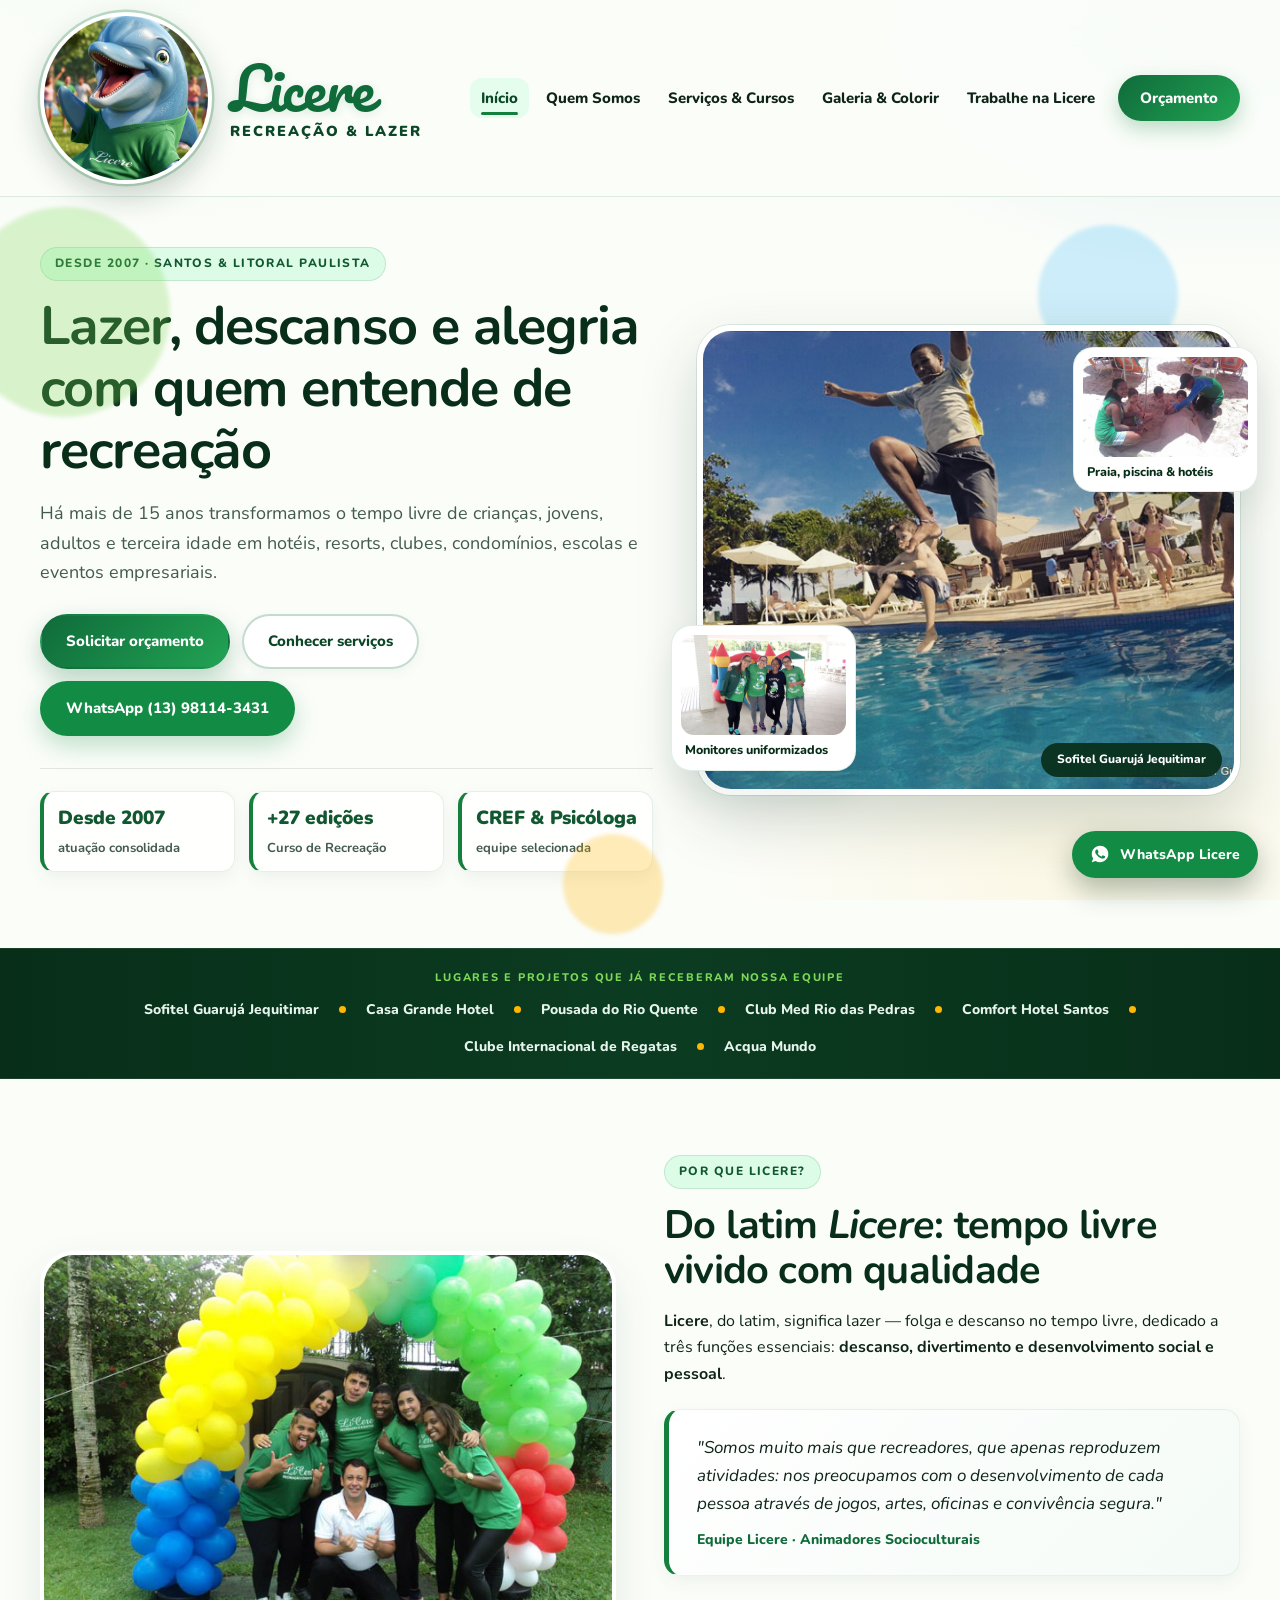
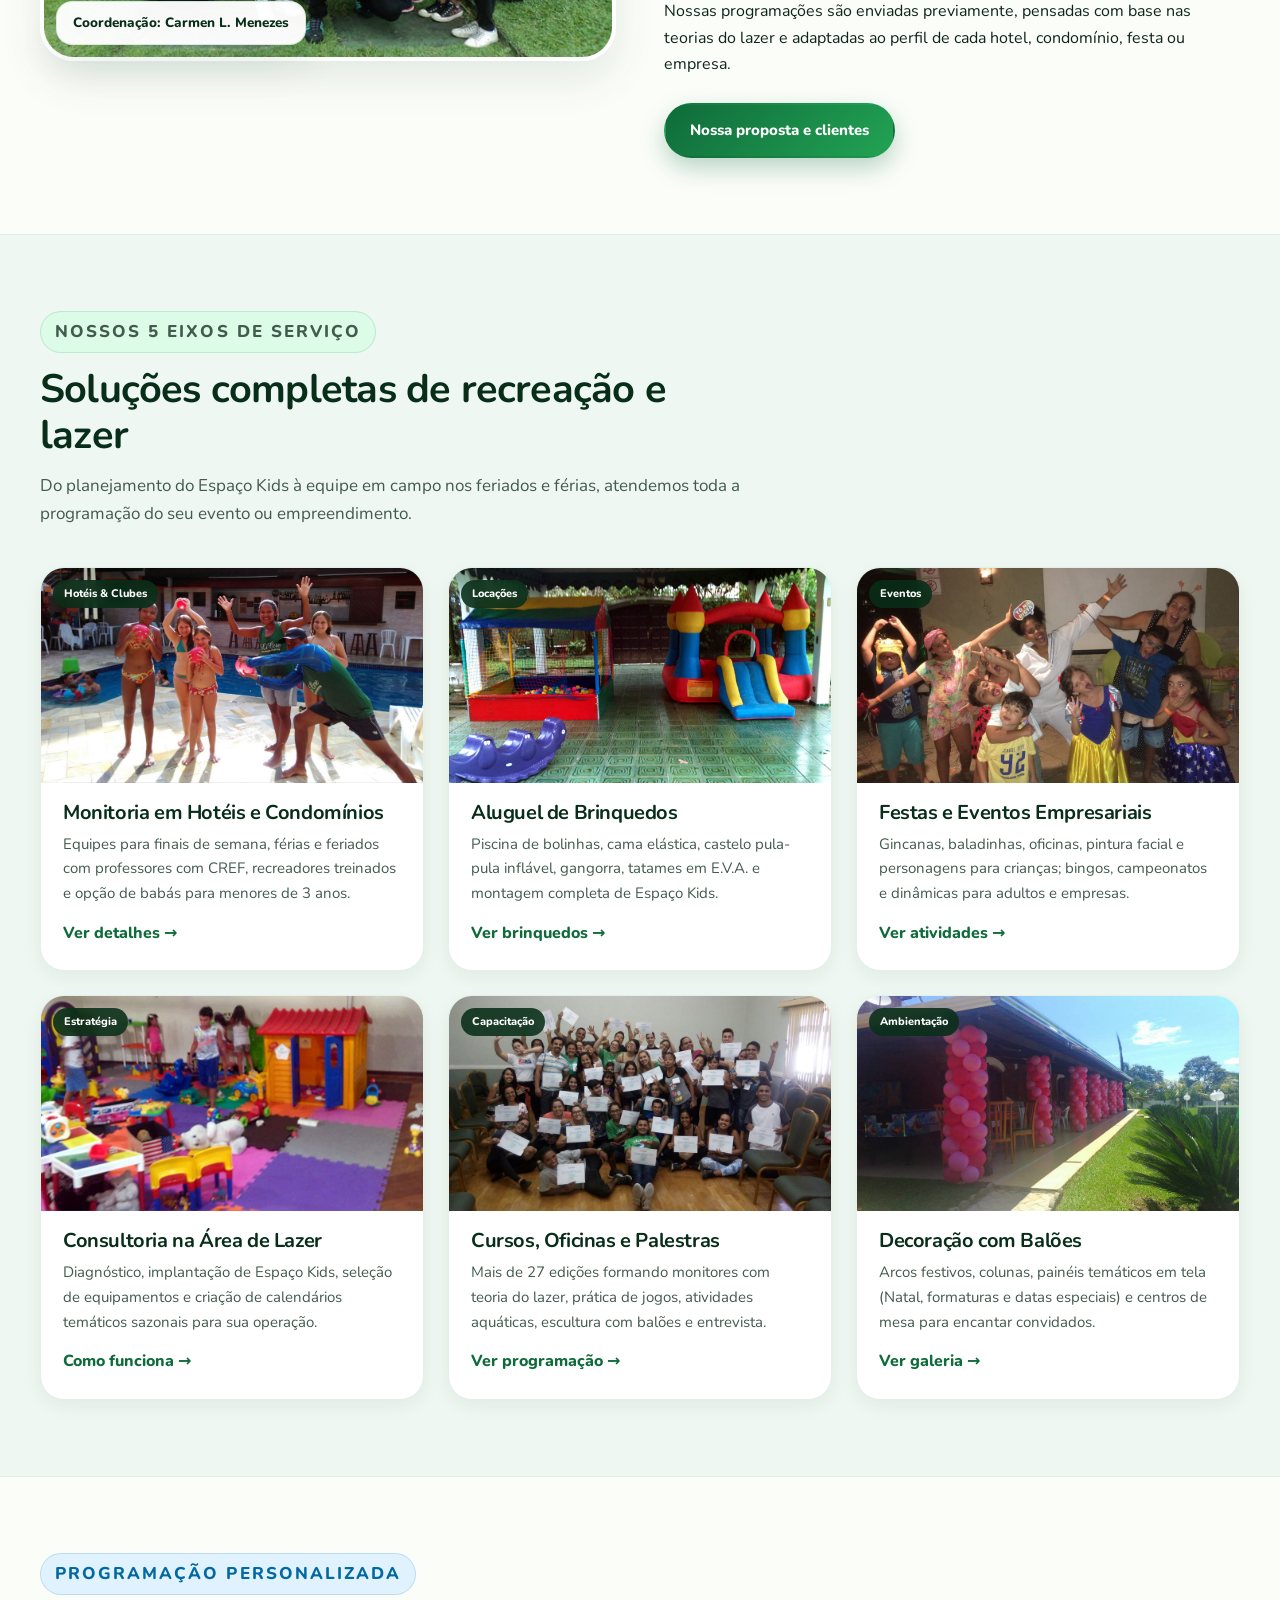
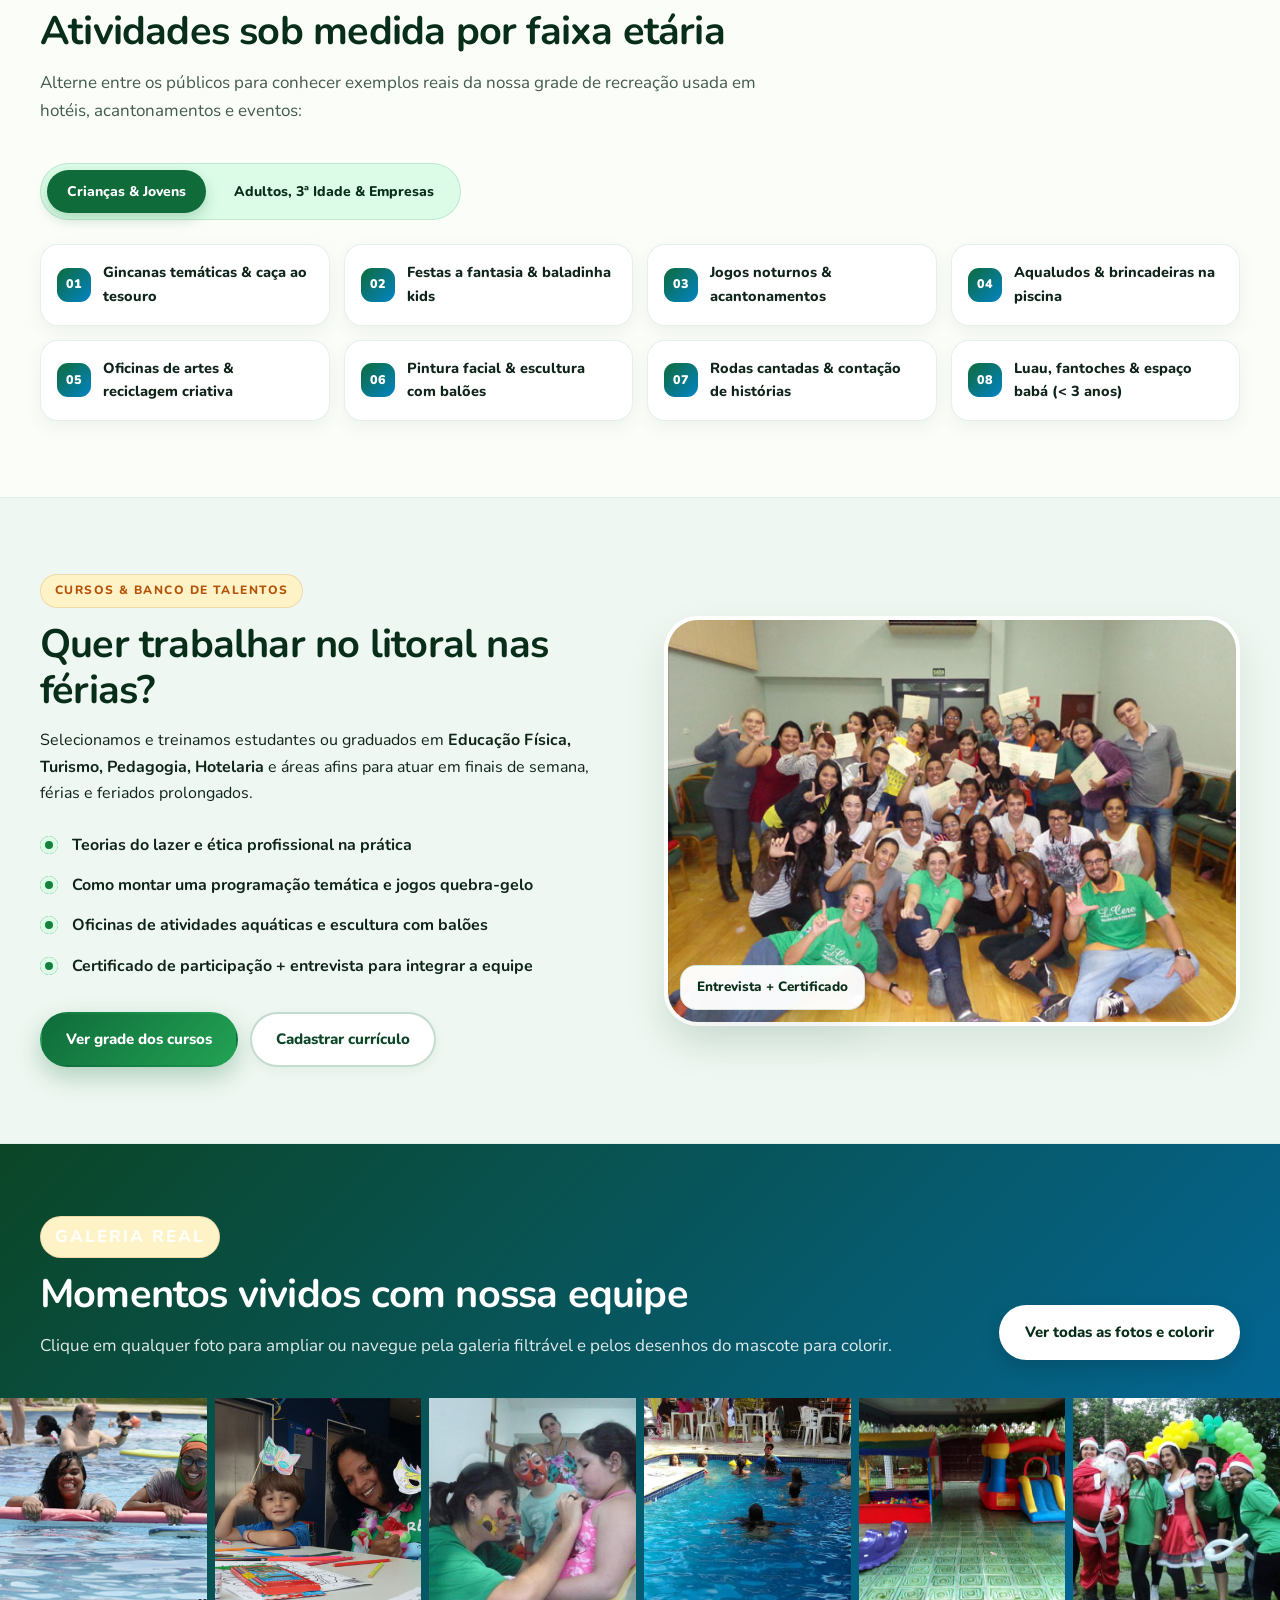
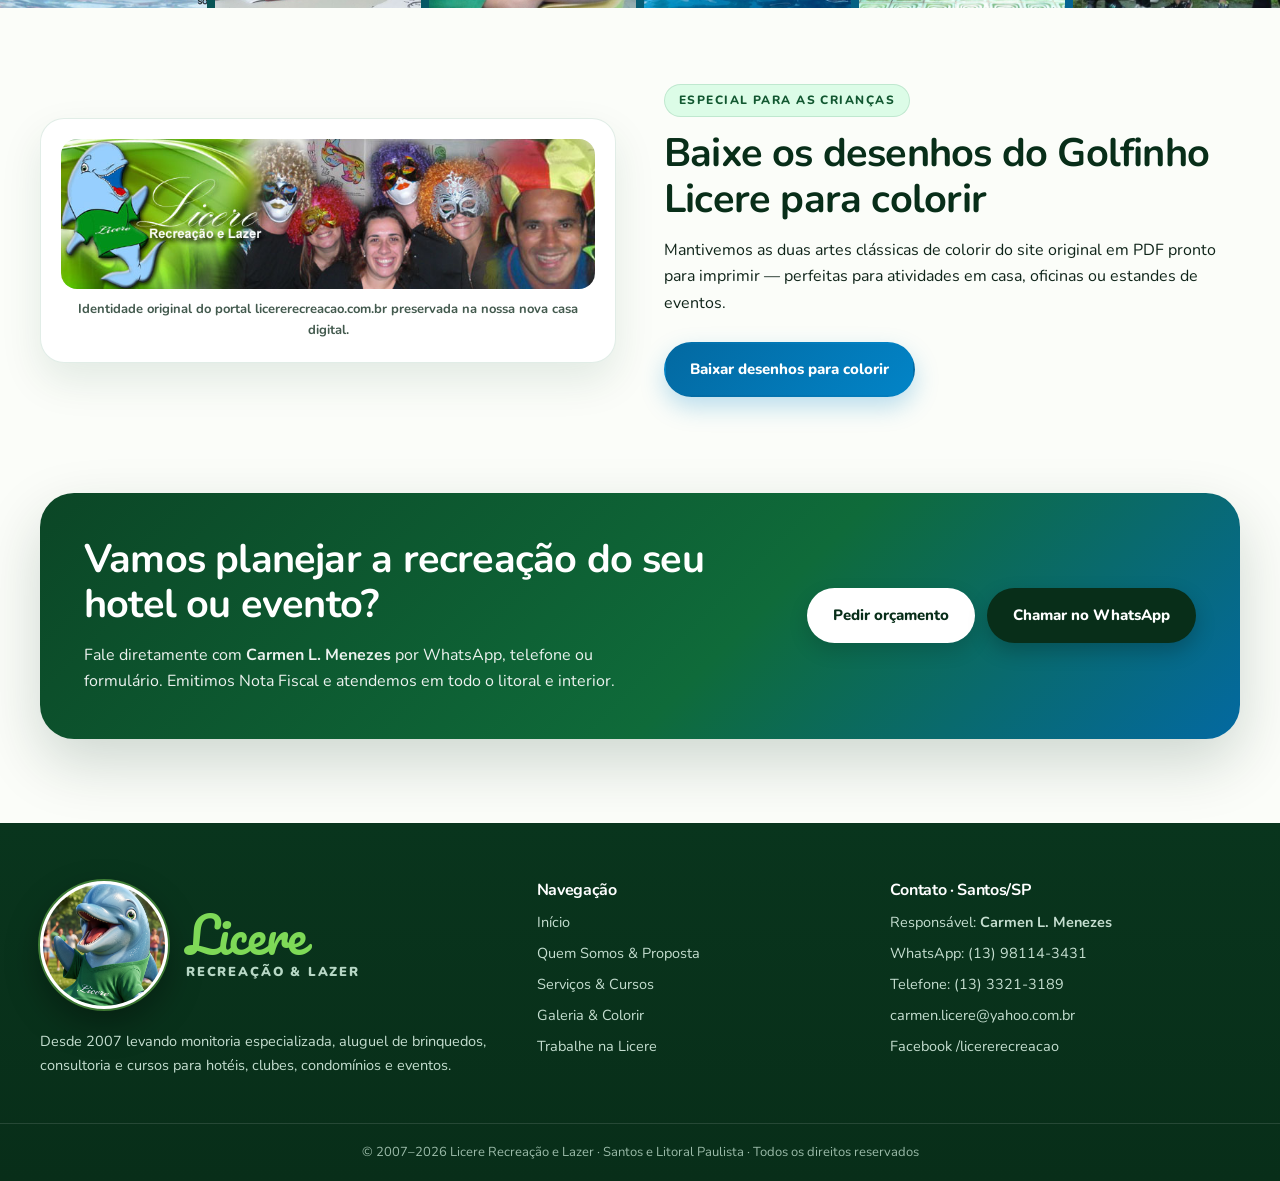
<file: index.html>
<!DOCTYPE html>
<html lang="pt-BR">
<head>
  <meta charset="UTF-8">
  <meta name="viewport" content="width=device-width, initial-scale=1.0">
  <title>Licere Recreação e Lazer | Monitoria, Eventos, Brinquedos e Cursos em Santos e Litoral</title>
  <meta name="description" content="Licere Recreação e Lazer em Santos e Litoral Paulista. Monitoria em hotéis, clubes e condomínios, aluguel de brinquedos, consultoria, festas, eventos empresariais e cursos de recreação desde 2007.">
  <link rel="icon" type="image/jpeg" href="images/logo-mascote.jpg">
  <link rel="preconnect" href="https://fonts.googleapis.com">
  <link rel="preconnect" href="https://fonts.gstatic.com" crossorigin>
  <link href="https://fonts.googleapis.com/css2?family=Nunito:wght@400;600;700;800;900&family=Pacifico&display=swap" rel="stylesheet">
  <link rel="stylesheet" href="css/style.css">
</head>
<body>
  <a href="#conteudo" class="skip-link">Pular para o conteúdo principal</a>
  <div class="page-bg"></div>

  <header class="header" id="header">
    <div class="container nav-wrap">
      <a href="index.html" class="logo">
        <span class="logo-avatar">
          <img src="images/logo-mascote.jpg" alt="Mascote golfinho da Licere Recreação">
        </span>
        <span class="logo-text">
          <span class="logo-script">Licere</span>
          <span class="logo-sub">Recreação &amp; Lazer</span>
        </span>
      </a>
      <button class="nav-toggle" id="navToggle" type="button" aria-label="Abrir menu" aria-expanded="false" aria-controls="nav">
        <span></span><span></span><span></span>
      </button>
      <nav class="nav" id="nav" aria-label="Navegação principal">
        <a href="index.html" class="active" aria-current="page">Início</a>
        <a href="sobre.html">Quem Somos</a>
        <a href="servicos.html">Serviços &amp; Cursos</a>
        <a href="galeria.html">Galeria &amp; Colorir</a>
        <a href="contato.html?aba=trabalhe">Trabalhe na Licere</a>
        <a href="contato.html" class="nav-cta">Orçamento</a>
      </nav>
    </div>
  </header>

  <main id="conteudo">
    <section class="hero">
      <div class="hero-shapes" aria-hidden="true">
        <span class="blob b1"></span>
        <span class="blob b2"></span>
        <span class="blob b3"></span>
      </div>
      <div class="container hero-grid">
        <div class="hero-copy">
          <p class="eyebrow">Desde 2007 · Santos &amp; Litoral Paulista</p>
          <h1>Lazer, descanso e alegria com quem entende de recreação</h1>
          <p class="lead">Há mais de 15 anos transformamos o tempo livre de crianças, jovens, adultos e terceira idade em hotéis, resorts, clubes, condomínios, escolas e eventos empresariais.</p>
          <div class="hero-actions">
            <a href="contato.html" class="btn btn-primary">Solicitar orçamento</a>
            <a href="servicos.html" class="btn btn-ghost">Conhecer serviços</a>
            <a href="https://api.whatsapp.com/send?phone=5513981143431" target="_blank" rel="noopener noreferrer" class="btn btn-whatsapp">WhatsApp (13) 98114-3431</a>
          </div>
          <div class="hero-stats">
            <div><strong>Desde 2007</strong><span>atuação consolidada</span></div>
            <div><strong>+27 edições</strong><span>Curso de Recreação</span></div>
            <div><strong>CREF &amp; Psicóloga</strong><span>equipe selecionada</span></div>
          </div>
        </div>
        <div class="hero-visual">
          <div class="hero-frame">
            <img src="images/fotos/sofitel-jequitimar-piscina-salto.jpg" alt="Monitores e crianças saltando na piscina durante recreação no Sofitel Guarujá Jequitimar">
            <span class="hero-caption-tag">Sofitel Guarujá Jequitimar</span>
          </div>
          <div class="float-card c1">
            <img src="images/fotos/equipe-castelo-espaco-kids.jpg" alt="Equipe uniformizada da Licere em frente ao castelo pula-pula e piscina de bolinhas">
            <p>Monitores uniformizados</p>
          </div>
          <div class="float-card c2">
            <img src="images/fotos/praia-areia-monitores.jpg" alt="Atividades recreativas na areia da praia com monitores Licere">
            <p>Praia, piscina &amp; hotéis</p>
          </div>
        </div>
      </div>
    </section>

    <section class="strip" aria-label="Principais hotéis, clubes e parceiros atendidos">
      <div class="container">
        <p class="strip-label">Lugares e projetos que já receberam nossa equipe</p>
        <div class="strip-row">
          <span>Sofitel Guarujá Jequitimar</span>
          <span class="dot" aria-hidden="true"></span>
          <span>Casa Grande Hotel</span>
          <span class="dot" aria-hidden="true"></span>
          <span>Pousada do Rio Quente</span>
          <span class="dot" aria-hidden="true"></span>
          <span>Club Med Rio das Pedras</span>
          <span class="dot" aria-hidden="true"></span>
          <span>Comfort Hotel Santos</span>
          <span class="dot" aria-hidden="true"></span>
          <span>Clube Internacional de Regatas</span>
          <span class="dot" aria-hidden="true"></span>
          <span>Acqua Mundo</span>
        </div>
      </div>
    </section>

    <section class="section">
      <div class="container split">
        <div class="split-media">
          <img src="images/fotos/eventos-arco-baloes-equipe.jpg" alt="Equipe de monitores da Licere Recreação sob arco colorido de balões">
          <div class="badge-float">Coordenação: Carmen L. Menezes</div>
        </div>
        <div class="split-copy">
          <p class="eyebrow">Por que Licere?</p>
          <h2>Do latim <em>Licere</em>: tempo livre vivido com qualidade</h2>
          <p><strong>Licere</strong>, do latim, significa lazer — folga e descanso no tempo livre, dedicado a três funções essenciais: <strong>descanso, divertimento e desenvolvimento social e pessoal</strong>.</p>
          <blockquote class="quote-highlight">
            <p>"Somos muito mais que recreadores, que apenas reproduzem atividades: nos preocupamos com o desenvolvimento de cada pessoa através de jogos, artes, oficinas e convivência segura."</p>
            <cite>Equipe Licere · Animadores Socioculturais</cite>
          </blockquote>
          <p>Nossas programações são enviadas previamente, pensadas com base nas teorias do lazer e adaptadas ao perfil de cada hotel, condomínio, festa ou empresa.</p>
          <div class="hero-actions" style="margin-bottom:0;">
            <a href="sobre.html" class="btn btn-primary">Nossa proposta e clientes</a>
          </div>
        </div>
      </div>
    </section>

    <section class="section alt" id="atuacao">
      <div class="container">
        <div class="section-head">
          <p class="eyebrow">Nossos 5 Eixos de Serviço</p>
          <h2>Soluções completas de recreação e lazer</h2>
          <p>Do planejamento do Espaço Kids à equipe em campo nos feriados e férias, atendemos toda a programação do seu evento ou empreendimento.</p>
        </div>
        <div class="cards-5">
          <article class="card">
            <div class="card-img">
              <img src="images/fotos/piscina-bola-equipe.jpg" alt="Monitores da Licere em atividade recreativa com crianças na beira da piscina">
              <span class="card-tag">Hotéis &amp; Clubes</span>
            </div>
            <h3>Monitoria em Hotéis e Condomínios</h3>
            <p>Equipes para finais de semana, férias e feriados com professores com CREF, recreadores treinados e opção de babás para menores de 3 anos.</p>
            <a href="servicos.html#monitoria" class="link">Ver detalhes &rarr;</a>
          </article>

          <article class="card">
            <div class="card-img">
              <img src="images/fotos/aluguel-combo-brinquedos.jpg" alt="Combo de brinquedos com piscina de bolinhas, gangorra e castelo pula-pula inflável">
              <span class="card-tag">Locações</span>
            </div>
            <h3>Aluguel de Brinquedos</h3>
            <p>Piscina de bolinhas, cama elástica, castelo pula-pula inflável, gangorra, tatames em E.V.A. e montagem completa de Espaço Kids.</p>
            <a href="servicos.html#brinquedos" class="link">Ver brinquedos &rarr;</a>
          </article>

          <article class="card">
            <div class="card-img">
              <img src="images/fotos/baladinha-fantasias-noite.jpg" alt="Festa à fantasia e animação noturna com crianças e monitoras">
              <span class="card-tag">Eventos</span>
            </div>
            <h3>Festas e Eventos Empresariais</h3>
            <p>Gincanas, baladinhas, oficinas, pintura facial e personagens para crianças; bingos, campeonatos e dinâmicas para adultos e empresas.</p>
            <a href="servicos.html#eventos" class="link">Ver atividades &rarr;</a>
          </article>

          <article class="card">
            <div class="card-img">
              <img src="images/fotos/brinquedoteca-casinha-hotel.jpg" alt="Brinquedoteca estruturada em hotel com casinha infantil, mesas e piso colorido">
              <span class="card-tag">Estratégia</span>
            </div>
            <h3>Consultoria na Área de Lazer</h3>
            <p>Diagnóstico, implantação de Espaço Kids, seleção de equipamentos e criação de calendários temáticos sazonais para sua operação.</p>
            <a href="servicos.html#consultoria" class="link">Como funciona &rarr;</a>
          </article>

          <article class="card">
            <div class="card-img">
              <img src="images/fotos/cursos-certificacao-turma.jpg" alt="Turma de monitores exibindo certificados no Curso de Recreação e Lazer da Licere">
              <span class="card-tag">Capacitação</span>
            </div>
            <h3>Cursos, Oficinas e Palestras</h3>
            <p>Mais de 27 edições formando monitores com teoria do lazer, prática de jogos, atividades aquáticas, escultura com balões e entrevista.</p>
            <a href="servicos.html#cursos" class="link">Ver programação &rarr;</a>
          </article>

          <article class="card">
            <div class="card-img">
              <img src="images/fotos/baloes-colunas-rosa.jpg" alt="Decoração com colunas de balões coloridos em área externa">
              <span class="card-tag">Ambientação</span>
            </div>
            <h3>Decoração com Balões</h3>
            <p>Arcos festivos, colunas, painéis temáticos em tela (Natal, formaturas e datas especiais) e centros de mesa para encantar convidados.</p>
            <a href="servicos.html#eventos" class="link">Ver galeria &rarr;</a>
          </article>
        </div>
      </div>
    </section>

    <section class="section">
      <div class="container" data-tabs id="programacaoTabs">
        <div class="section-head">
          <p class="eyebrow ocean">Programação Personalizada</p>
          <h2>Atividades sob medida por faixa etária</h2>
          <p>Alterne entre os públicos para conhecer exemplos reais da nossa grade de recreação usada em hotéis, acantonamentos e eventos:</p>
        </div>

        <div class="tabs-bar" role="tablist" aria-label="Escolha o público da programação">
          <button class="tab-btn active" type="button" role="tab" aria-selected="true" data-tab="criancas" id="tab-criancas" aria-controls="panel-criancas">Crianças &amp; Jovens</button>
          <button class="tab-btn" type="button" role="tab" aria-selected="false" data-tab="adultos" id="tab-adultos" aria-controls="panel-adultos">Adultos, 3ª Idade &amp; Empresas</button>
        </div>

        <div class="tab-panel pills-grid" role="tabpanel" data-panel="criancas" id="panel-criancas" aria-labelledby="tab-criancas">
          <div class="pill"><span>01</span>Gincanas temáticas &amp; caça ao tesouro</div>
          <div class="pill"><span>02</span>Festas a fantasia &amp; baladinha kids</div>
          <div class="pill"><span>03</span>Jogos noturnos &amp; acantonamentos</div>
          <div class="pill"><span>04</span>Aqualudos &amp; brincadeiras na piscina</div>
          <div class="pill"><span>05</span>Oficinas de artes &amp; reciclagem criativa</div>
          <div class="pill"><span>06</span>Pintura facial &amp; escultura com balões</div>
          <div class="pill"><span>07</span>Rodas cantadas &amp; contação de histórias</div>
          <div class="pill"><span>08</span>Luau, fantoches &amp; espaço babá (&lt; 3 anos)</div>
        </div>

        <div class="tab-panel pills-grid" role="tabpanel" data-panel="adultos" id="panel-adultos" aria-labelledby="tab-adultos" hidden>
          <div class="pill"><span>01</span>Bingos animados &amp; quiz interativo</div>
          <div class="pill"><span>02</span>Hidroginástica &amp; jogos aquáticos</div>
          <div class="pill"><span>03</span>Campeonatos esportivos &amp; vôlei</div>
          <div class="pill"><span>04</span>Aulas de dança &amp; alongamento</div>
          <div class="pill"><span>05</span>Torneios de carteado &amp; jogos de salão</div>
          <div class="pill"><span>06</span>Caminhadas ecológicas e na praia</div>
          <div class="pill"><span>07</span>Desafios “Quebra-Cuca” em equipe</div>
          <div class="pill"><span>08</span>Discoteca, excursões &amp; dia da família</div>
        </div>
      </div>
    </section>

    <section class="section alt">
      <div class="container split reverse">
        <div class="split-copy">
          <p class="eyebrow sun">Cursos &amp; Banco de Talentos</p>
          <h2>Quer trabalhar no litoral nas férias?</h2>
          <p>Selecionamos e treinamos estudantes ou graduados em <strong>Educação Física, Turismo, Pedagogia, Hotelaria</strong> e áreas afins para atuar em finais de semana, férias e feriados prolongados.</p>
          <ul class="checks">
            <li>Teorias do lazer e ética profissional na prática</li>
            <li>Como montar uma programação temática e jogos quebra-gelo</li>
            <li>Oficinas de atividades aquáticas e escultura com balões</li>
            <li>Certificado de participação + entrevista para integrar a equipe</li>
          </ul>
          <div class="hero-actions" style="margin-bottom:0;">
            <a href="servicos.html#cursos" class="btn btn-primary">Ver grade dos cursos</a>
            <a href="contato.html?aba=trabalhe" class="btn btn-ghost">Cadastrar currículo</a>
          </div>
        </div>
        <div class="split-media">
          <img src="images/fotos/cursos-turma-l-certificados.jpg" alt="Turma de monitores com camisetas verdes e certificados fazendo o L da Licere Recreação">
          <div class="badge-float">Entrevista + Certificado</div>
        </div>
      </div>
    </section>

    <section class="gallery-preview">
      <div class="container">
        <div class="section-head light">
          <div>
            <p class="eyebrow sun">Galeria Real</p>
            <h2>Momentos vividos com nossa equipe</h2>
            <p>Clique em qualquer foto para ampliar ou navegue pela galeria filtrável e pelos desenhos do mascote para colorir.</p>
          </div>
          <a href="galeria.html" class="btn btn-light">Ver todas as fotos e colorir</a>
        </div>
      </div>
      <div class="mosaic">
        <button class="mosaic-item" type="button" data-lightbox data-src="images/fotos/sofitel-recreacao-piscina.jpg" data-cat-label="Hotéis &amp; Resorts" data-caption="Atividades aquáticas no Sofitel Guarujá Jequitimar">
          <img src="images/fotos/sofitel-recreacao-piscina.jpg" alt="Monitoras na piscina do Sofitel Guarujá Jequitimar">
        </button>
        <button class="mosaic-item" type="button" data-lightbox data-src="images/fotos/oficina-mascaras-carnaval.jpg" data-cat-label="Oficinas &amp; Artes" data-caption="Oficina de máscaras coloridas com monitora Licere">
          <img src="images/fotos/oficina-mascaras-carnaval.jpg" alt="Criança e monitora mostrando máscaras coloridas feitas na oficina">
        </button>
        <button class="mosaic-item" type="button" data-lightbox data-src="images/fotos/eventos-pintura-facial.jpg" data-cat-label="Eventos" data-caption="Pintura facial artística com tintas antialérgicas">
          <img src="images/fotos/eventos-pintura-facial.jpg" alt="Monitora fazendo pintura facial artística em criança">
        </button>
        <button class="mosaic-item" type="button" data-lightbox data-src="images/fotos/hidro-lazer-piscina.jpg" data-cat-label="Atividades Aquáticas" data-caption="Hidro-animação e bem-estar para famílias e hóspedes">
          <img src="images/fotos/hidro-lazer-piscina.jpg" alt="Grupo participando de hidroginástica recreativa na piscina">
        </button>
        <button class="mosaic-item" type="button" data-lightbox data-src="images/fotos/aluguel-combo-brinquedos.jpg" data-cat-label="Aluguel de Brinquedos" data-caption="Combo completo: castelo inflável, piscina de bolinhas e gangorra">
          <img src="images/fotos/aluguel-combo-brinquedos.jpg" alt="Combo de brinquedos com piscina de bolinhas, gangorra e castelo inflável">
        </button>
        <button class="mosaic-item" type="button" data-lightbox data-src="images/fotos/eventos-natal-papai-noel.jpg" data-cat-label="Eventos Temáticos" data-caption="Confraternização de Natal com Papai Noel, arco de balões e equipe Licere">
          <img src="images/fotos/eventos-natal-papai-noel.jpg" alt="Equipe Licere reunida com Papai Noel sob arco verde e amarelo">
        </button>
      </div>
    </section>

    <section class="section">
      <div class="container split">
        <div class="heritage-banner">
          <img src="images/brand/topo-original.jpg" alt="Banner clássico original do site Licere Recreação e Lazer com o golfinho mascote de camiseta verde e a equipe">
          <p class="heritage-caption">Identidade original do portal <strong>licererecreacao.com.br</strong> preservada na nossa nova casa digital.</p>
        </div>
        <div>
          <p class="eyebrow">Especial para as crianças</p>
          <h2>Baixe os desenhos do Golfinho Licere para colorir</h2>
          <p>Mantivemos as duas artes clássicas de colorir do site original em PDF pronto para imprimir — perfeitas para atividades em casa, oficinas ou estandes de eventos.</p>
          <div class="hero-actions" style="margin-bottom:0;">
            <a href="galeria.html#colorir" class="btn btn-ocean">Baixar desenhos para colorir</a>
          </div>
        </div>
      </div>
    </section>

    <section class="cta">
      <div class="container cta-box">
        <div>
          <h2>Vamos planejar a recreação do seu hotel ou evento?</h2>
          <p>Fale diretamente com <strong>Carmen L. Menezes</strong> por WhatsApp, telefone ou formulário. Emitimos Nota Fiscal e atendemos em todo o litoral e interior.</p>
        </div>
        <div class="cta-actions">
          <a href="contato.html" class="btn btn-light">Pedir orçamento</a>
          <a href="https://api.whatsapp.com/send?phone=5513981143431" target="_blank" rel="noopener noreferrer" class="btn btn-dark">Chamar no WhatsApp</a>
        </div>
      </div>
    </section>
  </main>

  <footer class="footer">
    <div class="container footer-grid">
      <div>
        <a href="index.html" class="logo">
          <span class="logo-avatar">
            <img src="images/logo-mascote.jpg" alt="Mascote golfinho da Licere">
          </span>
          <span class="logo-text">
            <span class="logo-script">Licere</span>
            <span class="logo-sub">Recreação &amp; Lazer</span>
          </span>
        </a>
        <p>Desde 2007 levando monitoria especializada, aluguel de brinquedos, consultoria e cursos para hotéis, clubes, condomínios e eventos.</p>
      </div>
      <div>
        <h4>Navegação</h4>
        <a href="index.html">Início</a>
        <a href="sobre.html">Quem Somos &amp; Proposta</a>
        <a href="servicos.html">Serviços &amp; Cursos</a>
        <a href="galeria.html">Galeria &amp; Colorir</a>
        <a href="contato.html?aba=trabalhe">Trabalhe na Licere</a>
      </div>
      <div>
        <h4>Contato · Santos/SP</h4>
        <p>Responsável: <strong>Carmen L. Menezes</strong></p>
        <a href="https://api.whatsapp.com/send?phone=5513981143431" target="_blank" rel="noopener noreferrer">WhatsApp: (13) 98114-3431</a>
        <a href="tel:+551333213189">Telefone: (13) 3321-3189</a>
        <a href="mailto:carmen.licere@yahoo.com.br">carmen.licere@yahoo.com.br</a>
        <a href="https://www.facebook.com/licererecreacao/" target="_blank" rel="noopener noreferrer">Facebook /licererecreacao</a>
      </div>
    </div>
    <div class="copy">&copy; 2007–2026 Licere Recreação e Lazer · Santos e Litoral Paulista · Todos os direitos reservados</div>
  </footer>

  <div class="lightbox" id="lightbox" role="dialog" aria-modal="true" aria-labelledby="lightboxCaption" hidden>
    <div class="lightbox-inner">
      <button class="lightbox-close" id="lightboxClose" type="button" aria-label="Fechar foto ampliada">&times;</button>
      <div class="lightbox-media">
        <img id="lightboxImg" alt="">
      </div>
      <div class="lightbox-bar">
        <div>
          <span class="lightbox-cat" id="lightboxCategory"></span>
          <span class="lightbox-caption" id="lightboxCaption"></span>
        </div>
        <div class="lightbox-nav">
          <button class="lightbox-btn" id="lightboxPrev" type="button" aria-label="Foto anterior">&larr; Anterior</button>
          <button class="lightbox-btn" id="lightboxNext" type="button" aria-label="Próxima foto">Próxima &rarr;</button>
        </div>
      </div>
    </div>
  </div>

  <a href="https://api.whatsapp.com/send?phone=5513981143431" target="_blank" rel="noopener noreferrer" class="wa-float" aria-label="Falar pelo WhatsApp (13) 98114-3431">
    <svg width="20" height="20" viewBox="0 0 24 24" fill="currentColor" aria-hidden="true"><path d="M12.04 2C6.58 2 2.13 6.45 2.13 11.91c0 1.98.58 3.91 1.67 5.56L2.02 22l4.66-1.74a9.86 9.86 0 0 0 5.36 1.56h.01c5.46 0 9.91-4.45 9.91-9.91 0-2.65-1.03-5.14-2.9-7.01A9.82 9.82 0 0 0 12.04 2Zm5.78 14.08c-.24.68-1.41 1.3-1.95 1.38-.5.07-1.13.1-1.83-.12-.42-.13-.96-.31-1.65-.61-2.91-1.25-4.81-4.18-4.96-4.38-.14-.19-1.18-1.57-1.18-3 0-1.43.75-2.13 1.01-2.42.27-.29.59-.36.79-.36h.57c.18 0 .43-.07.67.51.25.6.84 2.07.92 2.22.07.15.12.32.02.52-.1.19-.15.32-.3.49-.15.17-.31.38-.44.51-.15.15-.3.31-.13.6.17.29.77 1.27 1.65 2.05 1.13 1.01 2.09 1.32 2.38 1.47.29.15.46.12.63-.07.17-.2.74-.86.94-1.15.2-.3.39-.25.66-.15.27.1 1.72.81 2.01.96.3.15.49.22.56.34.07.12.07.7-.17 1.38Z"/></svg>
    <span>WhatsApp Licere</span>
  </a>

  <script src="js/main.js"></script>
</body>
</html>
</file>
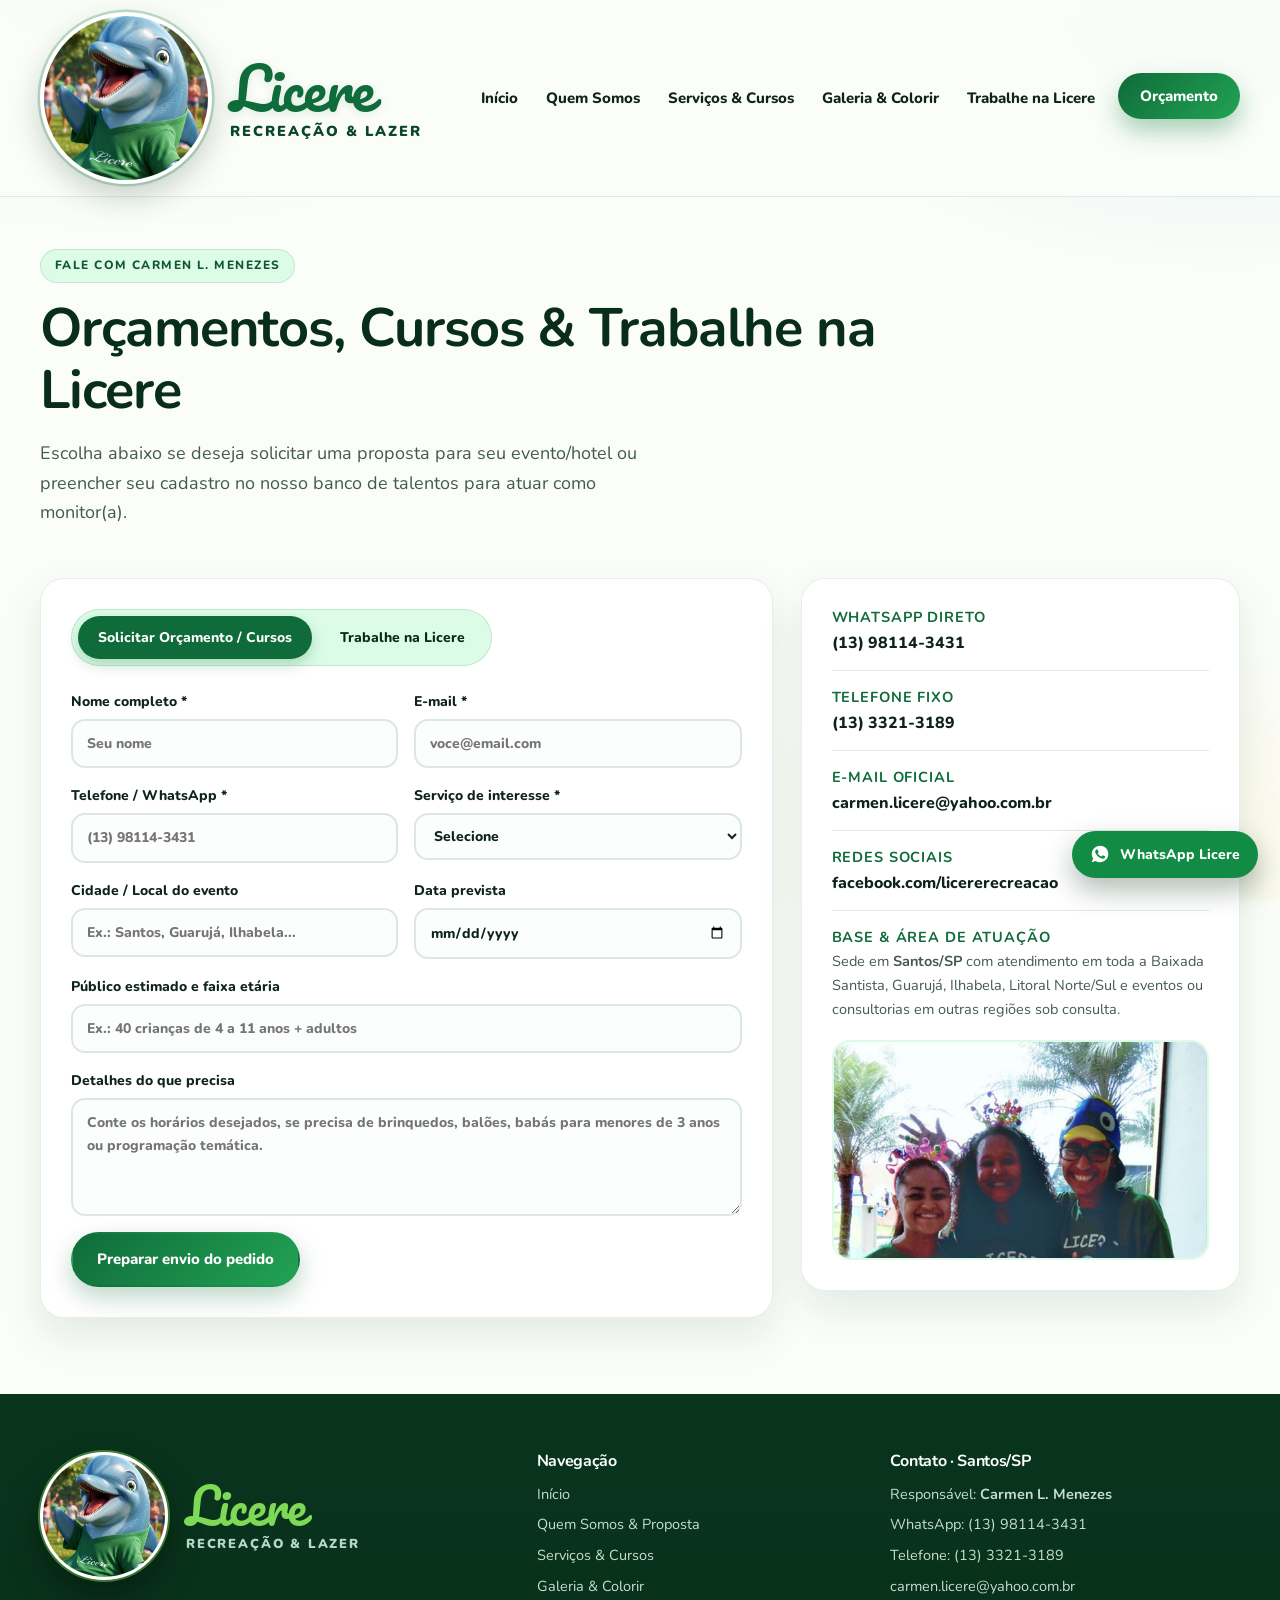
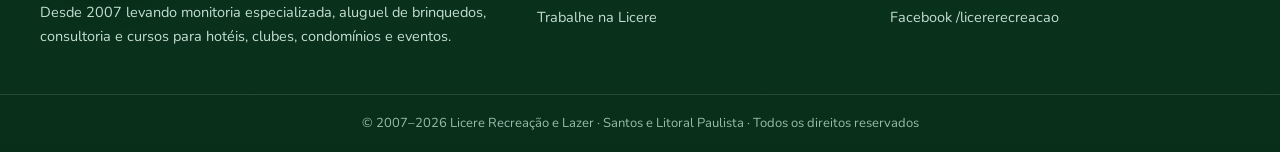
<file: contato.html>
<!DOCTYPE html>
<html lang="pt-BR">
<head>
  <meta charset="UTF-8">
  <meta name="viewport" content="width=device-width, initial-scale=1.0">
  <title>Contato, Orçamentos &amp; Trabalhe na Licere | Licere Recreação e Lazer</title>
  <meta name="description" content="Solicite orçamento de monitoria, aluguel de brinquedos, consultoria e eventos, ou envie seu cadastro para trabalhar com a equipe Licere em Santos e litoral paulista.">
  <link rel="icon" type="image/jpeg" href="images/logo-mascote.jpg">
  <link rel="preconnect" href="https://fonts.googleapis.com">
  <link rel="preconnect" href="https://fonts.gstatic.com" crossorigin>
  <link href="https://fonts.googleapis.com/css2?family=Nunito:wght@400;600;700;800;900&family=Pacifico&display=swap" rel="stylesheet">
  <link rel="stylesheet" href="css/style.css">
</head>
<body>
  <a href="#conteudo" class="skip-link">Pular para o conteúdo principal</a>
  <div class="page-bg"></div>

  <header class="header" id="header">
    <div class="container nav-wrap">
      <a href="index.html" class="logo">
        <span class="logo-avatar">
          <img src="images/logo-mascote.jpg" alt="Mascote golfinho da Licere Recreação">
        </span>
        <span class="logo-text">
          <span class="logo-script">Licere</span>
          <span class="logo-sub">Recreação &amp; Lazer</span>
        </span>
      </a>
      <button class="nav-toggle" id="navToggle" type="button" aria-label="Abrir menu" aria-expanded="false" aria-controls="nav">
        <span></span><span></span><span></span>
      </button>
      <nav class="nav" id="nav" aria-label="Navegação principal">
        <a href="index.html">Início</a>
        <a href="sobre.html">Quem Somos</a>
        <a href="servicos.html">Serviços &amp; Cursos</a>
        <a href="galeria.html">Galeria &amp; Colorir</a>
        <a href="contato.html?aba=trabalhe">Trabalhe na Licere</a>
        <a href="contato.html" class="nav-cta active" aria-current="page">Orçamento</a>
      </nav>
    </div>
  </header>

  <main id="conteudo">
    <section class="page-hero">
      <div class="container">
        <p class="eyebrow">Fale com Carmen L. Menezes</p>
        <h1>Orçamentos, Cursos &amp; Trabalhe na Licere</h1>
        <p class="lead">Escolha abaixo se deseja solicitar uma proposta para seu evento/hotel ou preencher seu cadastro no nosso banco de talentos para atuar como monitor(a).</p>
      </div>
    </section>

    <section class="section" style="padding-top:20px;">
      <div class="container contact-grid">
        <div class="form-card" data-tabs id="contactTabs">
          <div class="tabs-bar" role="tablist" aria-label="Escolha o tipo de atendimento">
            <button class="tab-btn active" type="button" role="tab" aria-selected="true" data-tab="orcamento" id="tab-orcamento" aria-controls="panel-orcamento">Solicitar Orçamento / Cursos</button>
            <button class="tab-btn" type="button" role="tab" aria-selected="false" data-tab="trabalhe" id="tab-trabalhe" aria-controls="panel-trabalhe">Trabalhe na Licere</button>
          </div>

          <div class="tab-panel" role="tabpanel" data-panel="orcamento" id="panel-orcamento" aria-labelledby="tab-orcamento">
            <form class="form" id="contactForm">
              <label>Nome completo *
                <input type="text" name="nome" required placeholder="Seu nome">
              </label>
              <label>E-mail *
                <input type="email" name="email" required placeholder="voce@email.com">
              </label>
              <label>Telefone / WhatsApp *
                <input type="tel" name="telefone" required placeholder="(13) 98114-3431">
              </label>
              <label>Serviço de interesse *
                <select name="tipo" required>
                  <option value="">Selecione</option>
                  <option>Monitoria em Hotel, Resort, Clube ou Condomínio</option>
                  <option>Aluguel de Brinquedos &amp; Espaço Kids</option>
                  <option>Animação de Festa Infantil ou Evento</option>
                  <option>Evento Empresarial / Confraternização</option>
                  <option>Decoração com Balões</option>
                  <option>Consultoria na Área de Lazer</option>
                  <option>Inscrição / Interesse em Curso ou Palestra</option>
                </select>
              </label>
              <label>Cidade / Local do evento
                <input type="text" name="cidade" placeholder="Ex.: Santos, Guarujá, Ilhabela...">
              </label>
              <label>Data prevista
                <input type="date" name="data">
              </label>
              <label class="full">Público estimado e faixa etária
                <input type="text" name="publico" placeholder="Ex.: 40 crianças de 4 a 11 anos + adultos">
              </label>
              <label class="full">Detalhes do que precisa
                <textarea name="mensagem" rows="4" placeholder="Conte os horários desejados, se precisa de brinquedos, balões, babás para menores de 3 anos ou programação temática."></textarea>
              </label>
              <div class="form-actions">
                <button type="submit" class="btn btn-primary">Preparar envio do pedido</button>
              </div>
              <div class="form-result" id="formOk" hidden>
                <h4>Pedido preparado com sucesso!</h4>
                <p id="formSummary"></p>
                <div class="form-result-links">
                  <a href="https://api.whatsapp.com/send?phone=5513981143431" target="_blank" rel="noopener noreferrer" id="formWaLink" class="btn btn-whatsapp btn-sm">Enviar agora pelo WhatsApp</a>
                  <a href="mailto:carmen.licere@yahoo.com.br" id="formMailLink" class="btn btn-ghost btn-sm">Enviar por E-mail</a>
                </div>
              </div>
            </form>
          </div>

          <div class="tab-panel" role="tabpanel" data-panel="trabalhe" id="panel-trabalhe" aria-labelledby="tab-trabalhe" hidden>
            <p style="color:var(--muted); margin-bottom:18px; font-size:15px;">Preencha seus dados para fazer parte do banco de talentos da <strong>Licere Recreação</strong> em férias escolares, feriados prolongados e finais de semana.</p>
            <form class="form" id="talentForm">
              <label>Nome completo *
                <input type="text" name="nome" required placeholder="Seu nome completo">
              </label>
              <label>Idade *
                <input type="number" name="idade" min="16" max="80" required placeholder="Ex.: 22">
              </label>
              <label>Cidade / Bairro *
                <input type="text" name="cidade" required placeholder="Ex.: Santos / Gonzaga">
              </label>
              <label>WhatsApp / Celular *
                <input type="tel" name="whatsapp" required placeholder="(13) 90000-0000">
              </label>
              <label>E-mail *
                <input type="email" name="email" required placeholder="voce@email.com">
              </label>
              <label>Formação / Curso &amp; Instituição *
                <input type="text" name="formacao" required placeholder="Ex.: Ed. Física - UNIMES / Turismo / Pedagogia">
              </label>

              <div class="field-group full">
                <span>Disponibilidade para trabalhar:</span>
                <div class="checks-inline">
                  <label><input type="checkbox" name="disponibilidade" value="Finais de semana"> Finais de semana</label>
                  <label><input type="checkbox" name="disponibilidade" value="Férias escolares"> Férias escolares</label>
                  <label><input type="checkbox" name="disponibilidade" value="Feriados prolongados"> Feriados prolongados</label>
                  <label><input type="checkbox" name="disponibilidade" value="Todos os dias"> Todos os dias</label>
                </div>
              </div>

              <label>Disponibilidade para viajar?
                <select name="viajar">
                  <option value="Sim">Sim</option>
                  <option value="Não">Não</option>
                </select>
              </label>
              <label>Sabe nadar?
                <select name="nadar">
                  <option value="Sim">Sim</option>
                  <option value="Não">Não</option>
                </select>
              </label>
              <label>Domina pintura facial?
                <select name="pintura">
                  <option value="Sim">Sim</option>
                  <option value="Não">Não</option>
                </select>
              </label>
              <label>Faz escultura com balões?
                <select name="baloes">
                  <option value="Sim">Sim</option>
                  <option value="Não">Não</option>
                </select>
              </label>

              <label class="full">Experiências em recreação e idiomas (inglês / espanhol / outros)
                <textarea name="experiencia" rows="4" placeholder="Conte sua experiência com crianças, adultos ou terceira idade, registro no CREF (se tiver) e nível em outros idiomas."></textarea>
              </label>
              <div class="form-actions">
                <button type="submit" class="btn btn-primary">Gerar ficha de candidatura</button>
              </div>
              <div class="form-result" id="talentOk" hidden>
                <h4>Ficha de candidato gerada!</h4>
                <p id="talentSummary"></p>
                <div class="form-result-links">
                  <a href="https://api.whatsapp.com/send?phone=5513981143431" target="_blank" rel="noopener noreferrer" id="talentWaLink" class="btn btn-whatsapp btn-sm">Enviar candidatura pelo WhatsApp</a>
                  <a href="mailto:carmen.licere@yahoo.com.br" id="talentMailLink" class="btn btn-ghost btn-sm">Enviar por E-mail (com currículo anexo)</a>
                </div>
              </div>
            </form>
          </div>
        </div>

        <aside class="contact-aside">
          <div class="aside-item">
            <h3>WhatsApp Direto</h3>
            <a href="https://api.whatsapp.com/send?phone=5513981143431" target="_blank" rel="noopener noreferrer">(13) 98114-3431</a>
          </div>
          <div class="aside-item">
            <h3>Telefone Fixo</h3>
            <a href="tel:+551333213189">(13) 3321-3189</a>
          </div>
          <div class="aside-item">
            <h3>E-mail Oficial</h3>
            <a href="mailto:carmen.licere@yahoo.com.br">carmen.licere@yahoo.com.br</a>
          </div>
          <div class="aside-item">
            <h3>Redes Sociais</h3>
            <a href="https://www.facebook.com/licererecreacao/" target="_blank" rel="noopener noreferrer">facebook.com/licererecreacao</a>
          </div>
          <div class="aside-item" style="border-bottom:0; padding-bottom:0;">
            <h3>Base &amp; Área de Atuação</h3>
            <p style="font-size:14.5px; color:var(--muted);">Sede em <strong>Santos/SP</strong> com atendimento em toda a Baixada Santista, Guarujá, Ilhabela, Litoral Norte/Sul e eventos ou consultorias em outras regiões sob consulta.</p>
          </div>
          <img src="images/fotos/equipe-monitores-camiseta.jpg" alt="Equipe de monitoras Licere com camiseta oficial do golfinho">
        </aside>
      </div>
    </section>
  </main>

  <footer class="footer">
    <div class="container footer-grid">
      <div>
        <a href="index.html" class="logo">
          <span class="logo-avatar">
            <img src="images/logo-mascote.jpg" alt="Mascote golfinho da Licere">
          </span>
          <span class="logo-text">
            <span class="logo-script">Licere</span>
            <span class="logo-sub">Recreação &amp; Lazer</span>
          </span>
        </a>
        <p>Desde 2007 levando monitoria especializada, aluguel de brinquedos, consultoria e cursos para hotéis, clubes, condomínios e eventos.</p>
      </div>
      <div>
        <h4>Navegação</h4>
        <a href="index.html">Início</a>
        <a href="sobre.html">Quem Somos &amp; Proposta</a>
        <a href="servicos.html">Serviços &amp; Cursos</a>
        <a href="galeria.html">Galeria &amp; Colorir</a>
        <a href="contato.html?aba=trabalhe">Trabalhe na Licere</a>
      </div>
      <div>
        <h4>Contato · Santos/SP</h4>
        <p>Responsável: <strong>Carmen L. Menezes</strong></p>
        <a href="https://api.whatsapp.com/send?phone=5513981143431" target="_blank" rel="noopener noreferrer">WhatsApp: (13) 98114-3431</a>
        <a href="tel:+551333213189">Telefone: (13) 3321-3189</a>
        <a href="mailto:carmen.licere@yahoo.com.br">carmen.licere@yahoo.com.br</a>
        <a href="https://www.facebook.com/licererecreacao/" target="_blank" rel="noopener noreferrer">Facebook /licererecreacao</a>
      </div>
    </div>
    <div class="copy">&copy; 2007–2026 Licere Recreação e Lazer · Santos e Litoral Paulista · Todos os direitos reservados</div>
  </footer>

  <a href="https://api.whatsapp.com/send?phone=5513981143431" target="_blank" rel="noopener noreferrer" class="wa-float" aria-label="Falar pelo WhatsApp (13) 98114-3431">
    <svg width="20" height="20" viewBox="0 0 24 24" fill="currentColor" aria-hidden="true"><path d="M12.04 2C6.58 2 2.13 6.45 2.13 11.91c0 1.98.58 3.91 1.67 5.56L2.02 22l4.66-1.74a9.86 9.86 0 0 0 5.36 1.56h.01c5.46 0 9.91-4.45 9.91-9.91 0-2.65-1.03-5.14-2.9-7.01A9.82 9.82 0 0 0 12.04 2Zm5.78 14.08c-.24.68-1.41 1.3-1.95 1.38-.5.07-1.13.1-1.83-.12-.42-.13-.96-.31-1.65-.61-2.91-1.25-4.81-4.18-4.96-4.38-.14-.19-1.18-1.57-1.18-3 0-1.43.75-2.13 1.01-2.42.27-.29.59-.36.79-.36h.57c.18 0 .43-.07.67.51.25.6.84 2.07.92 2.22.07.15.12.32.02.52-.1.19-.15.32-.3.49-.15.17-.31.38-.44.51-.15.15-.3.31-.13.6.17.29.77 1.27 1.65 2.05 1.13 1.01 2.09 1.32 2.38 1.47.29.15.46.12.63-.07.17-.2.74-.86.94-1.15.2-.3.39-.25.66-.15.27.1 1.72.81 2.01.96.3.15.49.22.56.34.07.12.07.7-.17 1.38Z"/></svg>
    <span>WhatsApp Licere</span>
  </a>

  <script src="js/main.js"></script>
</body>
</html>
</file>
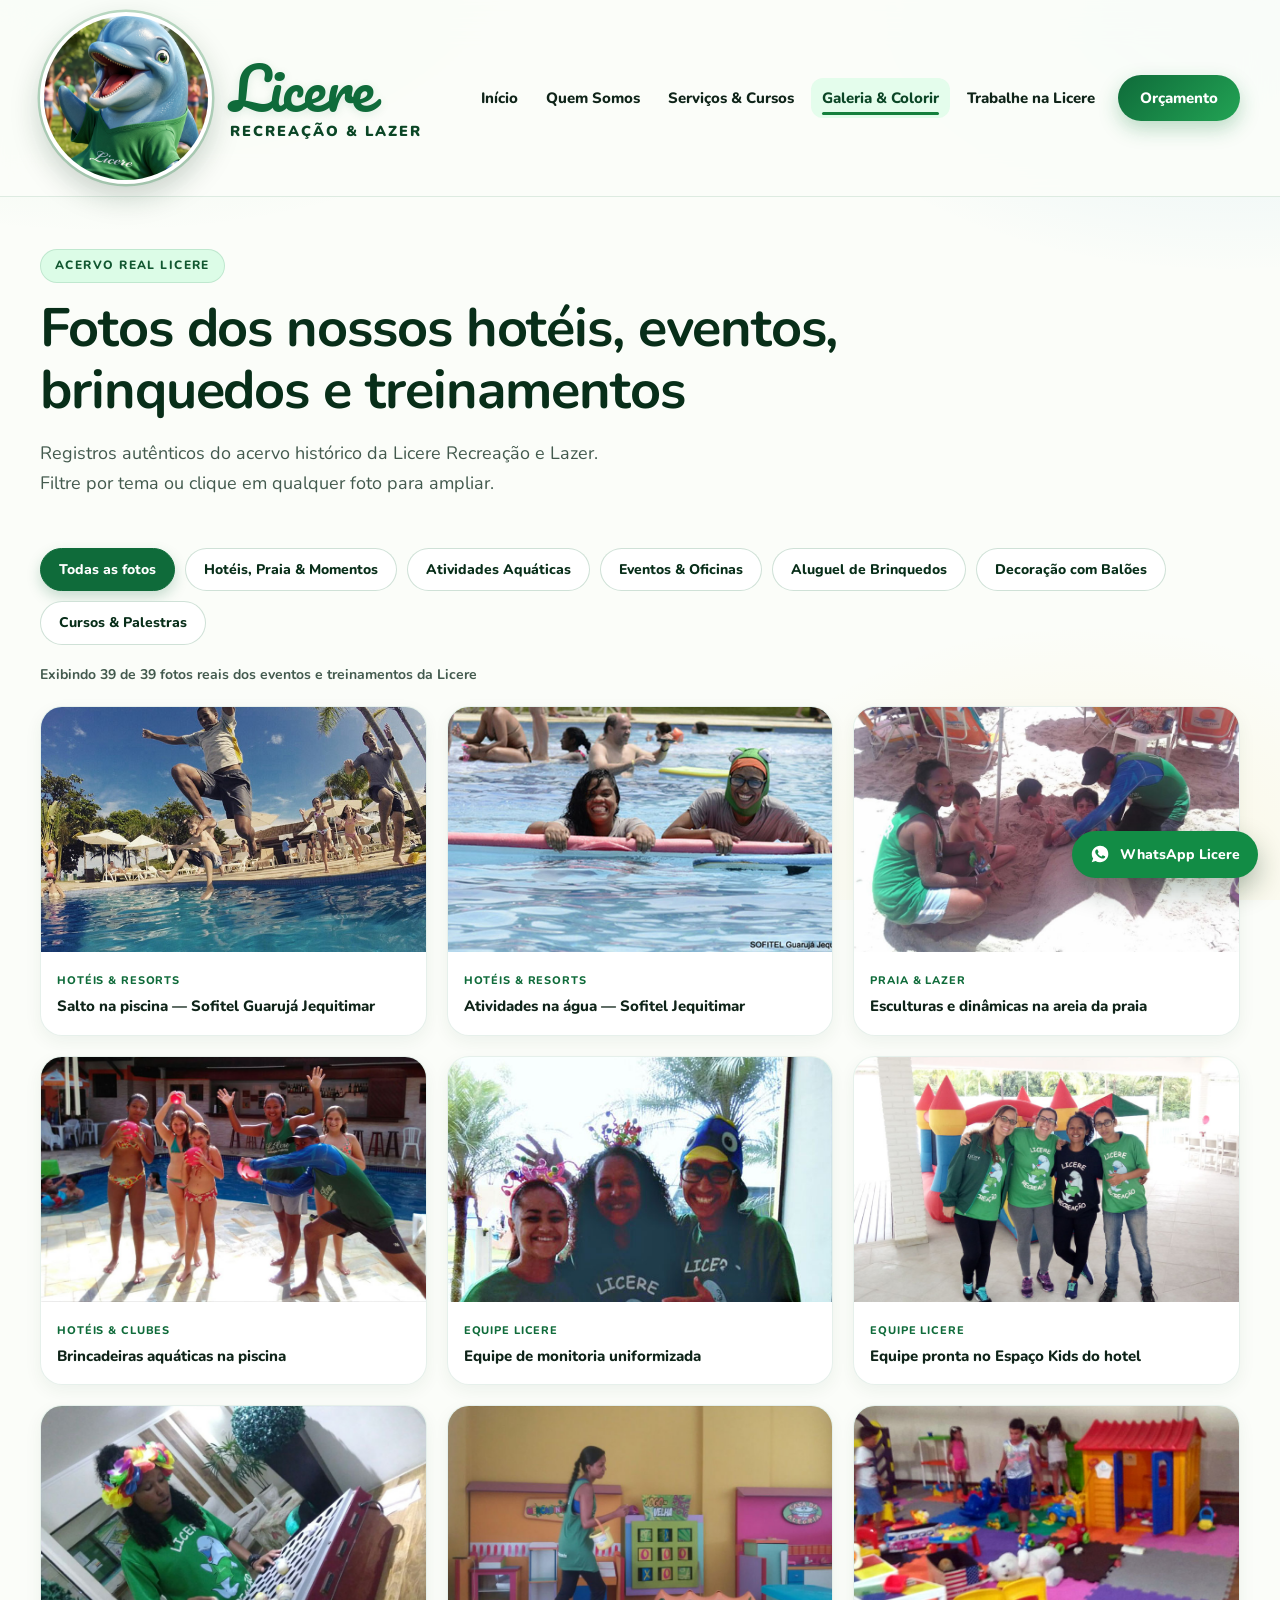
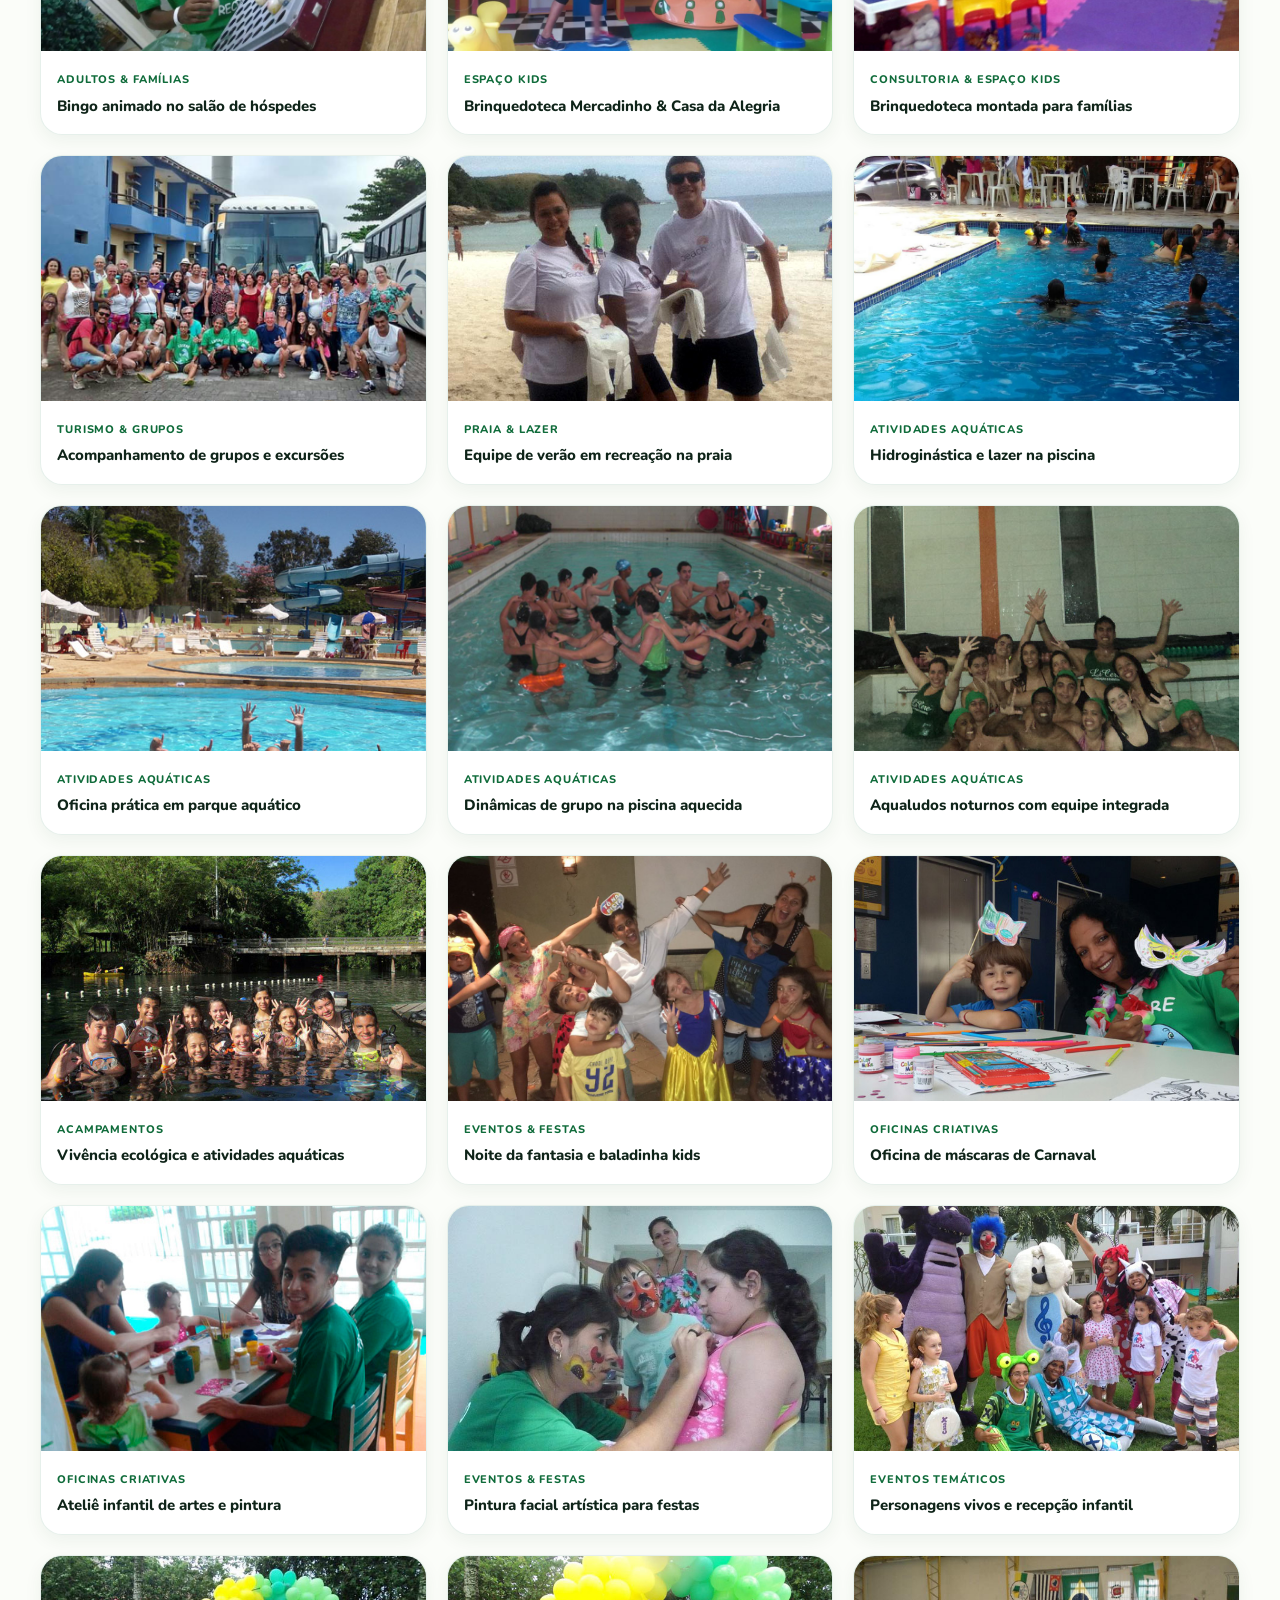
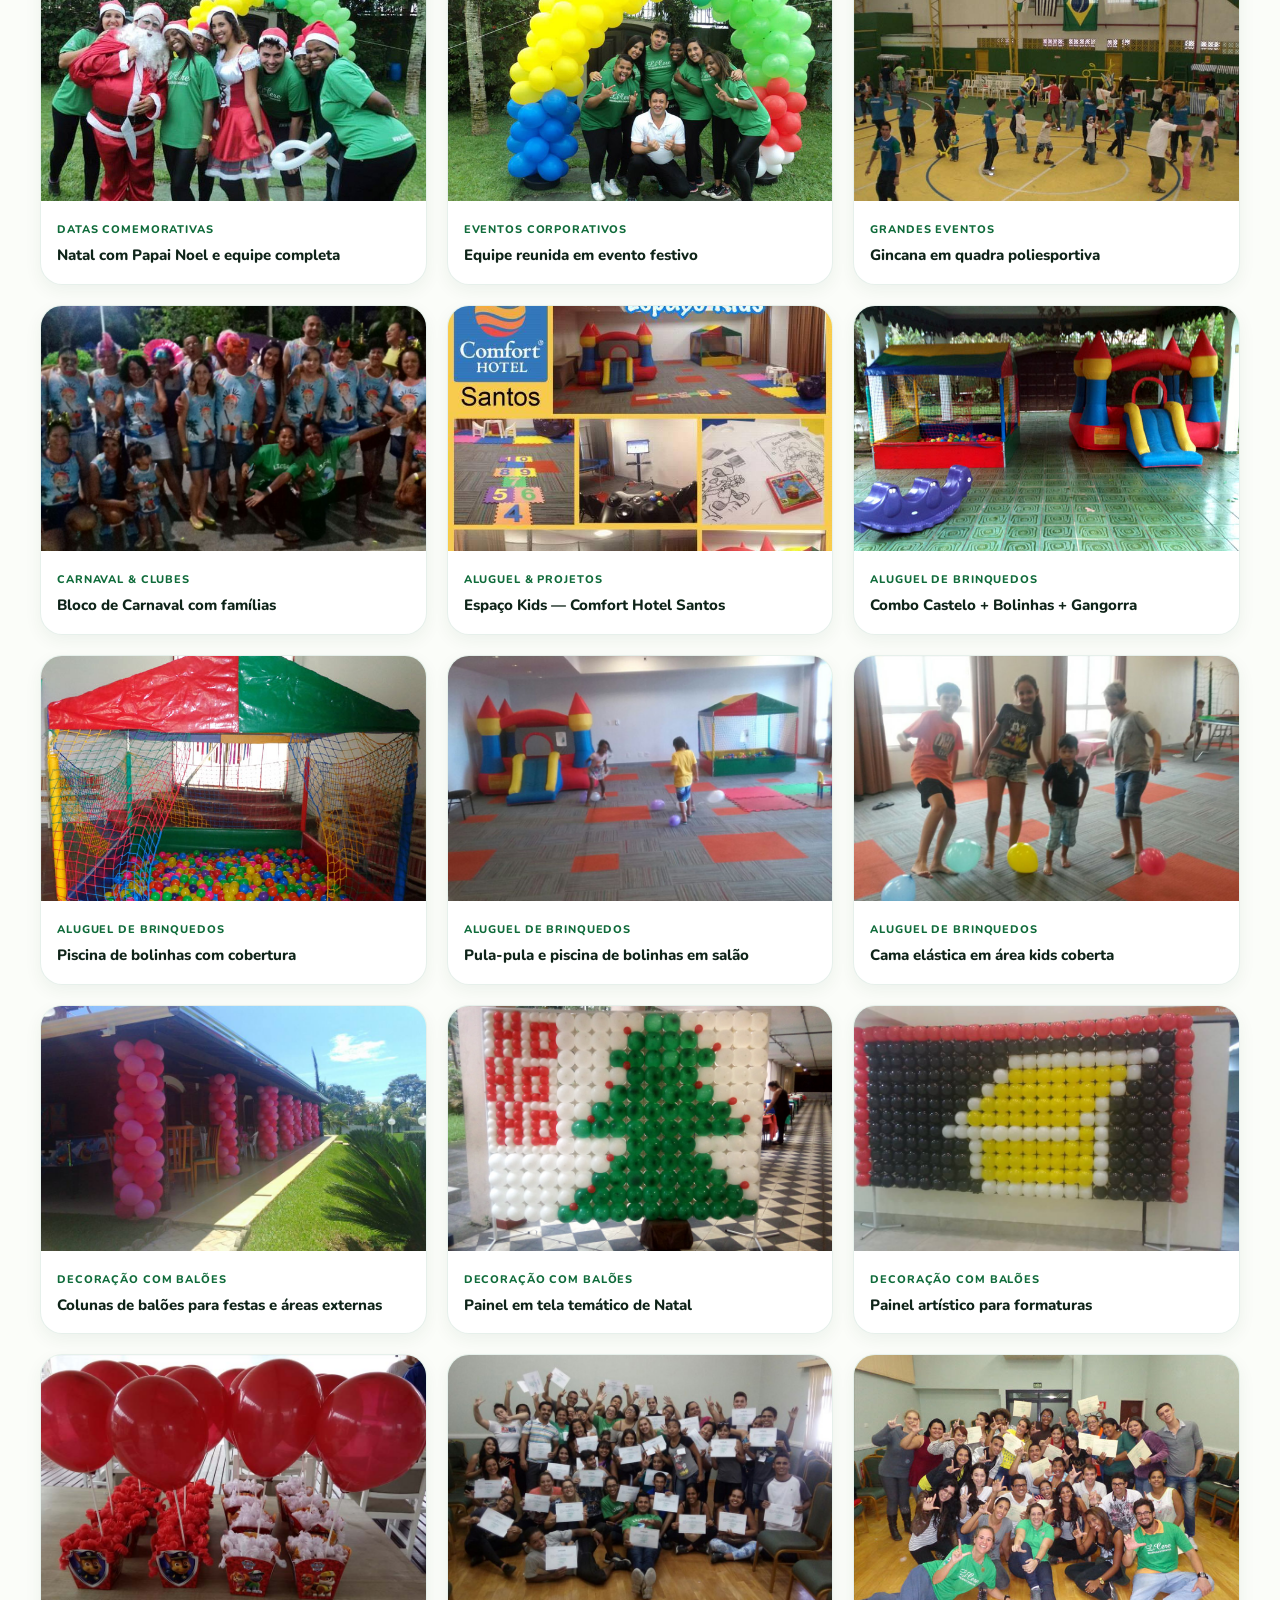
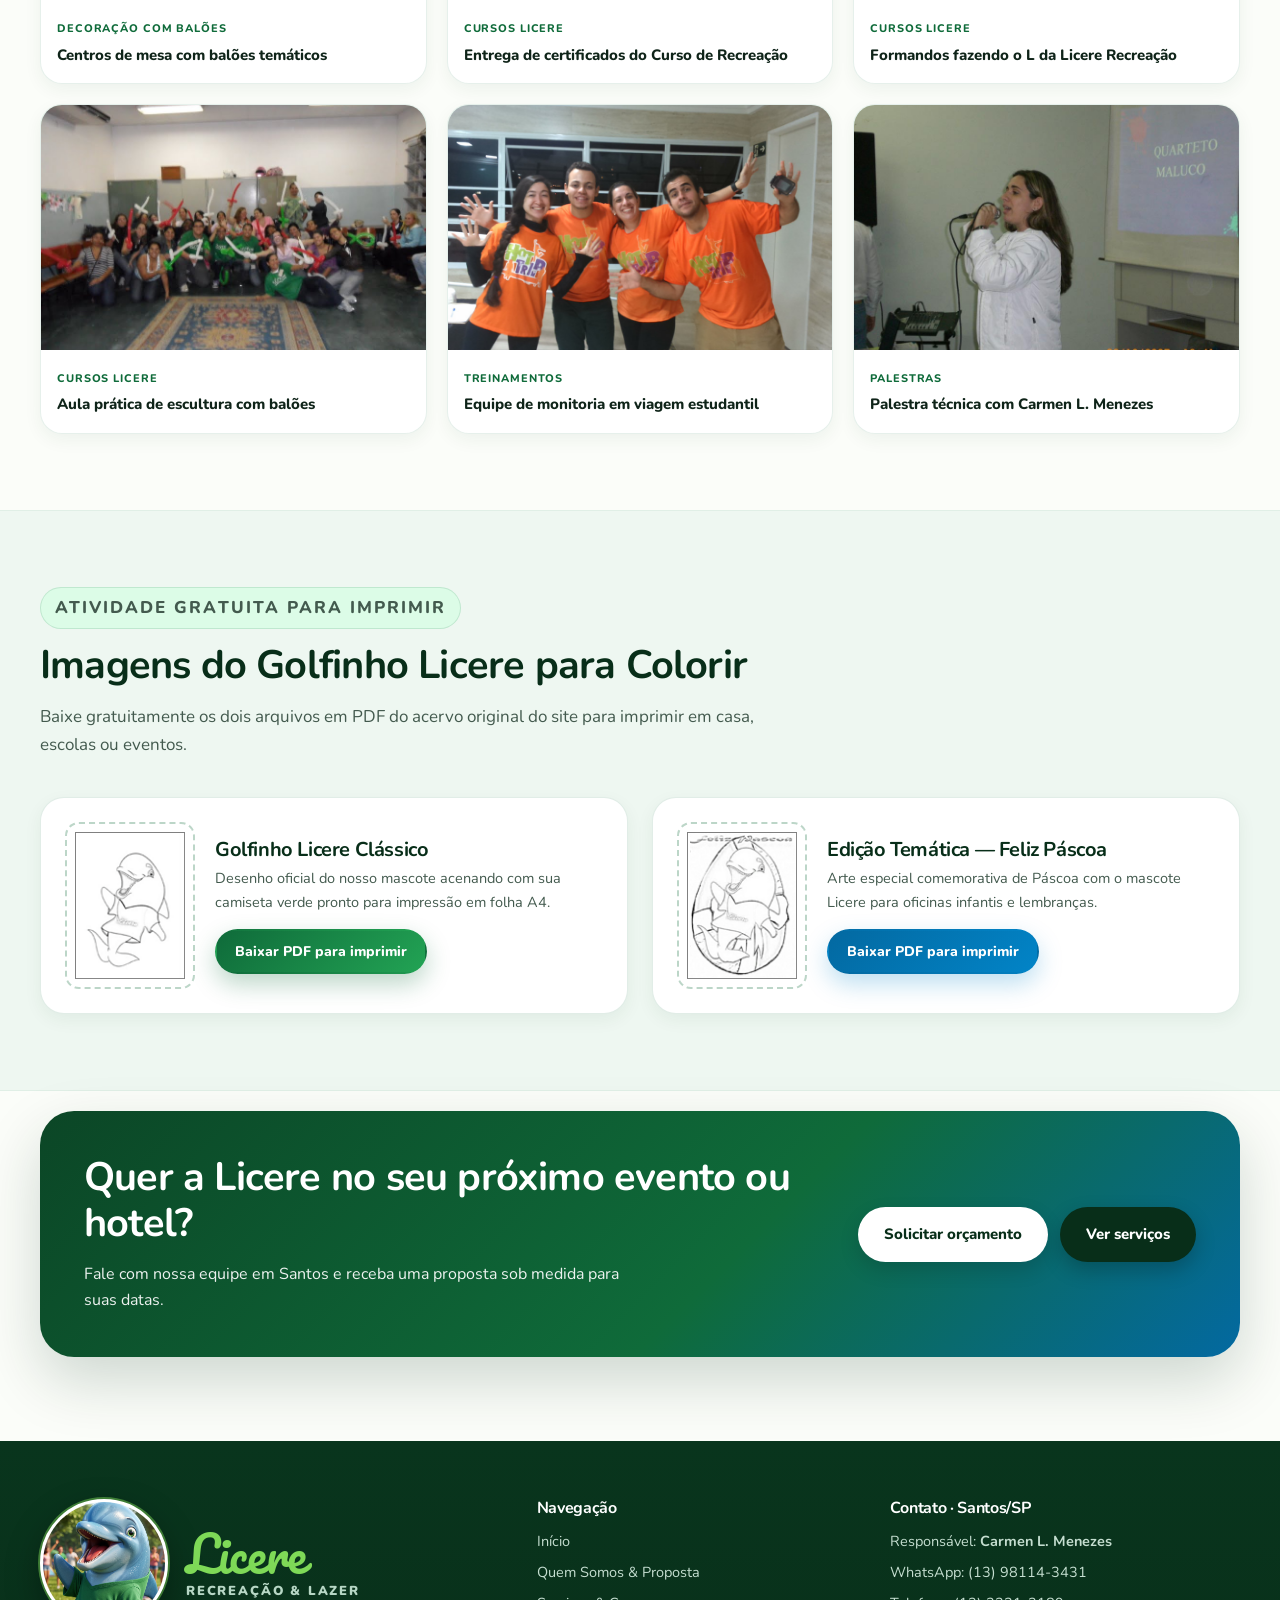
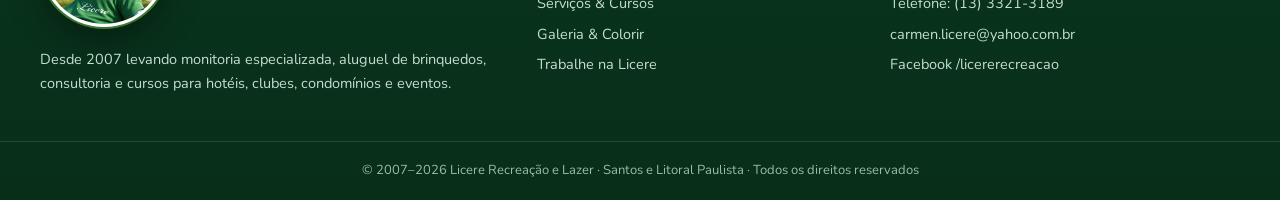
<file: galeria.html>
<!DOCTYPE html>
<html lang="pt-BR">
<head>
  <meta charset="UTF-8">
  <meta name="viewport" content="width=device-width, initial-scale=1.0">
  <title>Galeria &amp; Colorir | Licere Recreação e Lazer</title>
  <meta name="description" content="Veja fotos reais da equipe Licere em hotéis como o Sofitel Guarujá Jequitimar, oficinas aquáticas, aluguel de brinquedos, balões, eventos e baixe os desenhos do golfinho para colorir.">
  <link rel="icon" type="image/jpeg" href="images/logo-mascote.jpg">
  <link rel="preconnect" href="https://fonts.googleapis.com">
  <link rel="preconnect" href="https://fonts.gstatic.com" crossorigin>
  <link href="https://fonts.googleapis.com/css2?family=Nunito:wght@400;600;700;800;900&family=Pacifico&display=swap" rel="stylesheet">
  <link rel="stylesheet" href="css/style.css">
</head>
<body>
  <a href="#conteudo" class="skip-link">Pular para o conteúdo principal</a>
  <div class="page-bg"></div>

  <header class="header" id="header">
    <div class="container nav-wrap">
      <a href="index.html" class="logo">
        <span class="logo-avatar">
          <img src="images/logo-mascote.jpg" alt="Mascote golfinho da Licere Recreação">
        </span>
        <span class="logo-text">
          <span class="logo-script">Licere</span>
          <span class="logo-sub">Recreação &amp; Lazer</span>
        </span>
      </a>
      <button class="nav-toggle" id="navToggle" type="button" aria-label="Abrir menu" aria-expanded="false" aria-controls="nav">
        <span></span><span></span><span></span>
      </button>
      <nav class="nav" id="nav" aria-label="Navegação principal">
        <a href="index.html">Início</a>
        <a href="sobre.html">Quem Somos</a>
        <a href="servicos.html">Serviços &amp; Cursos</a>
        <a href="galeria.html" class="active" aria-current="page">Galeria &amp; Colorir</a>
        <a href="contato.html?aba=trabalhe">Trabalhe na Licere</a>
        <a href="contato.html" class="nav-cta">Orçamento</a>
      </nav>
    </div>
  </header>

  <main id="conteudo">
    <section class="page-hero">
      <div class="container">
        <p class="eyebrow">Acervo Real Licere</p>
        <h1>Fotos dos nossos hotéis, eventos, brinquedos e treinamentos</h1>
        <p class="lead">Registros autênticos do acervo histórico da Licere Recreação e Lazer. Filtre por tema ou clique em qualquer foto para ampliar.</p>
      </div>
    </section>

    <section class="section" style="padding-top:20px;">
      <div class="container">
        <div class="filter-bar" role="group" aria-label="Filtrar fotos por categoria">
          <button class="filter-btn active" type="button" data-filter="todos" aria-pressed="true">Todas as fotos</button>
          <button class="filter-btn" type="button" data-filter="hoteis" aria-pressed="false">Hotéis, Praia &amp; Momentos</button>
          <button class="filter-btn" type="button" data-filter="aquatica" aria-pressed="false">Atividades Aquáticas</button>
          <button class="filter-btn" type="button" data-filter="eventos" aria-pressed="false">Eventos &amp; Oficinas</button>
          <button class="filter-btn" type="button" data-filter="brinquedos" aria-pressed="false">Aluguel de Brinquedos</button>
          <button class="filter-btn" type="button" data-filter="baloes" aria-pressed="false">Decoração com Balões</button>
          <button class="filter-btn" type="button" data-filter="cursos" aria-pressed="false">Cursos &amp; Palestras</button>
        </div>

        <p class="gallery-count" id="galleryCount" aria-live="polite">Exibindo fotos reais dos eventos e treinamentos da Licere</p>

        <div class="gallery-grid">
          <!-- Hotéis, Praia & Momentos -->
          <figure class="gallery-card" data-category="hoteis">
            <button class="gallery-trigger" type="button" data-lightbox data-cat-label="Hotéis &amp; Resorts" data-caption="Diversão na piscina do Sofitel Guarujá Jequitimar">
              <img src="images/fotos/sofitel-jequitimar-piscina-salto.jpg" alt="Monitores e crianças pulando juntos na piscina do Sofitel Guarujá Jequitimar" loading="lazy">
            </button>
            <figcaption><span class="gallery-cat">Hotéis &amp; Resorts</span><span class="gallery-title">Salto na piscina — Sofitel Guarujá Jequitimar</span></figcaption>
          </figure>

          <figure class="gallery-card" data-category="hoteis">
            <button class="gallery-trigger" type="button" data-lightbox data-cat-label="Hotéis &amp; Resorts" data-caption="Atividades aquáticas temáticas no Sofitel Guarujá Jequitimar">
              <img src="images/fotos/sofitel-recreacao-piscina.jpg" alt="Monitoras animadas com flutuador e chapéu de personagem na piscina do Sofitel Guarujá" loading="lazy">
            </button>
            <figcaption><span class="gallery-cat">Hotéis &amp; Resorts</span><span class="gallery-title">Atividades na água — Sofitel Jequitimar</span></figcaption>
          </figure>

          <figure class="gallery-card" data-category="hoteis">
            <button class="gallery-trigger" type="button" data-lightbox data-cat-label="Praia &amp; Lazer" data-caption="Escultura na areia e brincadeiras na praia com monitores Licere">
              <img src="images/fotos/praia-areia-monitores.jpg" alt="Monitores uniformizados brincando com crianças na areia da praia" loading="lazy">
            </button>
            <figcaption><span class="gallery-cat">Praia &amp; Lazer</span><span class="gallery-title">Esculturas e dinâmicas na areia da praia</span></figcaption>
          </figure>

          <figure class="gallery-card" data-category="hoteis">
            <button class="gallery-trigger" type="button" data-lightbox data-cat-label="Hotéis &amp; Clubes" data-caption="Jogos de bola na borda da piscina com equipe uniformizada">
              <img src="images/fotos/piscina-bola-equipe.jpg" alt="Monitores em colete verde da Licere brincando com bolas na borda da piscina" loading="lazy">
            </button>
            <figcaption><span class="gallery-cat">Hotéis &amp; Clubes</span><span class="gallery-title">Brincadeiras aquáticas na piscina</span></figcaption>
          </figure>

          <figure class="gallery-card is-portrait" data-category="hoteis">
            <button class="gallery-trigger" type="button" data-lightbox data-cat-label="Equipe Licere" data-caption="Monitoras uniformizadas vestindo a camiseta com o golfinho Licere">
              <img src="images/fotos/equipe-monitores-camiseta.jpg" alt="Três monitoras sorrindo vestindo camiseta verde da Licere Recreação com o golfinho" loading="lazy">
            </button>
            <figcaption><span class="gallery-cat">Equipe Licere</span><span class="gallery-title">Equipe de monitoria uniformizada</span></figcaption>
          </figure>

          <figure class="gallery-card" data-category="hoteis">
            <button class="gallery-trigger" type="button" data-lightbox data-cat-label="Equipe Licere" data-caption="Equipe posando em frente ao Espaço Kids com pula-pula e bolinhas">
              <img src="images/fotos/equipe-castelo-espaco-kids.jpg" alt="Quatro monitoras uniformizadas da Licere em frente ao castelo inflável" loading="lazy">
            </button>
            <figcaption><span class="gallery-cat">Equipe Licere</span><span class="gallery-title">Equipe pronta no Espaço Kids do hotel</span></figcaption>
          </figure>

          <figure class="gallery-card" data-category="hoteis">
            <button class="gallery-trigger" type="button" data-lightbox data-cat-label="Programação Adultos" data-caption="Bingo animado conduzido por monitora Licere em hotel">
              <img src="images/fotos/bingo-animado-hotel.jpg" alt="Monitora com colar havaiano conduzindo bingo animado no salão do hotel" loading="lazy">
            </button>
            <figcaption><span class="gallery-cat">Adultos &amp; Famílias</span><span class="gallery-title">Bingo animado no salão de hóspedes</span></figcaption>
          </figure>

          <figure class="gallery-card" data-category="hoteis">
            <button class="gallery-trigger" type="button" data-lightbox data-cat-label="Espaço Kids" data-caption="Brinquedoteca temática com Mercadinho e Casa da Alegria">
              <img src="images/fotos/espaco-kids-atividades.jpg" alt="Monitora organizando Espaço Kids colorido com casinha e jogo da velha" loading="lazy">
            </button>
            <figcaption><span class="gallery-cat">Espaço Kids</span><span class="gallery-title">Brinquedoteca Mercadinho &amp; Casa da Alegria</span></figcaption>
          </figure>

          <figure class="gallery-card" data-category="hoteis">
            <button class="gallery-trigger" type="button" data-lightbox data-cat-label="Espaço Kids" data-caption="Implantação e organização de brinquedoteca segura e colorida">
              <img src="images/fotos/brinquedoteca-casinha-hotel.jpg" alt="Brinquedoteca com casinha, tapete de E.V.A., brinquedos e mesinhas" loading="lazy">
            </button>
            <figcaption><span class="gallery-cat">Consultoria &amp; Espaço Kids</span><span class="gallery-title">Brinquedoteca montada para famílias</span></figcaption>
          </figure>

          <figure class="gallery-card" data-category="hoteis">
            <button class="gallery-trigger" type="button" data-lightbox data-cat-label="Turismo &amp; Grupos" data-caption="Monitoria em excursões rodoviárias e passeios de lazer">
              <img src="images/fotos/excursao-lazer-onibus.jpg" alt="Grande grupo de viajantes ao lado de ônibus acompanhados pela equipe Licere" loading="lazy">
            </button>
            <figcaption><span class="gallery-cat">Turismo &amp; Grupos</span><span class="gallery-title">Acompanhamento de grupos e excursões</span></figcaption>
          </figure>

          <figure class="gallery-card" data-category="hoteis">
            <button class="gallery-trigger" type="button" data-lightbox data-cat-label="Praia &amp; Lazer" data-caption="Monitores da Licere em atividade recreativa de verão na praia">
              <img src="images/fotos/monitoria-praia-equipe.jpg" alt="Três monitores da Licere em uniforme branco posando na areia da praia com sacolinhas de atividade" loading="lazy">
            </button>
            <figcaption><span class="gallery-cat">Praia &amp; Lazer</span><span class="gallery-title">Equipe de verão em recreação na praia</span></figcaption>
          </figure>

          <!-- Atividades Aquáticas -->
          <figure class="gallery-card" data-category="aquatica">
            <button class="gallery-trigger" type="button" data-lightbox data-cat-label="Atividades Aquáticas" data-caption="Hidro-animação em piscina de hotel com professor habilitado">
              <img src="images/fotos/hidro-lazer-piscina.jpg" alt="Professor da Licere orientando atividade de hidroginástica e lazer na piscina" loading="lazy">
            </button>
            <figcaption><span class="gallery-cat">Atividades Aquáticas</span><span class="gallery-title">Hidroginástica e lazer na piscina</span></figcaption>
          </figure>

          <figure class="gallery-card is-portrait" data-category="aquatica">
            <button class="gallery-trigger" type="button" data-lightbox data-cat-label="Atividades Aquáticas" data-caption="Turma de oficina aquática fazendo o L de Licere na piscina">
              <img src="images/fotos/aquatica-turma-piscina.jpg" alt="Grupo de monitores na piscina de clube aquático fazendo o sinal da letra L" loading="lazy">
            </button>
            <figcaption><span class="gallery-cat">Atividades Aquáticas</span><span class="gallery-title">Oficina prática em parque aquático</span></figcaption>
          </figure>

          <figure class="gallery-card" data-category="aquatica">
            <button class="gallery-trigger" type="button" data-lightbox data-cat-label="Atividades Aquáticas" data-caption="Dinâmica em roda e jogos cooperativos em piscina aquecida">
              <img src="images/fotos/aquatica-dinamica-natacao.jpg" alt="Participantes do curso formando roda em piscina coberta aquecida" loading="lazy">
            </button>
            <figcaption><span class="gallery-cat">Atividades Aquáticas</span><span class="gallery-title">Dinâmicas de grupo na piscina aquecida</span></figcaption>
          </figure>

          <figure class="gallery-card" data-category="aquatica">
            <button class="gallery-trigger" type="button" data-lightbox data-cat-label="Atividades Aquáticas" data-caption="Jogos aquáticos noturnos e integração de turma">
              <img src="images/fotos/aquatica-recreacao-resort.jpg" alt="Turma com toucas verdes e camisetas Licere em atividade noturna na piscina" loading="lazy">
            </button>
            <figcaption><span class="gallery-cat">Atividades Aquáticas</span><span class="gallery-title">Aqualudos noturnos com equipe integrada</span></figcaption>
          </figure>

          <figure class="gallery-card" data-category="aquatica">
            <button class="gallery-trigger" type="button" data-lightbox data-cat-label="Acampamentos &amp; Natureza" data-caption="Flutuação e passeio ecológico em acampamento educativo">
              <img src="images/fotos/aquatica-mergulho-passeio.jpg" alt="Grupo de jovens com coletes e máscaras de flutuação em lago arborizado" loading="lazy">
            </button>
            <figcaption><span class="gallery-cat">Acampamentos</span><span class="gallery-title">Vivência ecológica e atividades aquáticas</span></figcaption>
          </figure>

          <!-- Eventos & Oficinas -->
          <figure class="gallery-card" data-category="eventos">
            <button class="gallery-trigger" type="button" data-lightbox data-cat-label="Eventos &amp; Festas" data-caption="Festa à fantasia e baladinha noturna conduzida pela Licere">
              <img src="images/fotos/baladinha-fantasias-noite.jpg" alt="Crianças fantasiadas de princesas e super-heróis celebrando com monitoras" loading="lazy">
            </button>
            <figcaption><span class="gallery-cat">Eventos &amp; Festas</span><span class="gallery-title">Noite da fantasia e baladinha kids</span></figcaption>
          </figure>

          <figure class="gallery-card" data-category="eventos">
            <button class="gallery-trigger" type="button" data-lightbox data-cat-label="Oficinas Criativas" data-caption="Oficina de confecção e pintura de máscaras de Carnaval">
              <img src="images/fotos/oficina-mascaras-carnaval.jpg" alt="Monitora da Licere e criança exibindo máscaras coloridas à mão" loading="lazy">
            </button>
            <figcaption><span class="gallery-cat">Oficinas Criativas</span><span class="gallery-title">Oficina de máscaras de Carnaval</span></figcaption>
          </figure>

          <figure class="gallery-card is-portrait" data-category="eventos">
            <button class="gallery-trigger" type="button" data-lightbox data-cat-label="Oficinas Criativas" data-caption="Oficina de pintura artística para crianças no Espaço Kids">
              <img src="images/fotos/oficina-pintura-artes.jpg" alt="Crianças e jovens monitores da Licere em mesa de pintura e guache" loading="lazy">
            </button>
            <figcaption><span class="gallery-cat">Oficinas Criativas</span><span class="gallery-title">Ateliê infantil de artes e pintura</span></figcaption>
          </figure>

          <figure class="gallery-card" data-category="eventos">
            <button class="gallery-trigger" type="button" data-lightbox data-cat-label="Eventos &amp; Festas" data-caption="Pintura facial artística feita pelos monitores em eventos">
              <img src="images/fotos/eventos-pintura-facial.jpg" alt="Monitora aplicando pintura facial artística ao lado de menino maquiado de leão" loading="lazy">
            </button>
            <figcaption><span class="gallery-cat">Eventos &amp; Festas</span><span class="gallery-title">Pintura facial artística para festas</span></figcaption>
          </figure>

          <figure class="gallery-card" data-category="eventos">
            <button class="gallery-trigger" type="button" data-lightbox data-cat-label="Eventos Temáticos" data-caption="Interação com personagens gigantes e animação teatral">
              <img src="images/fotos/eventos-personagens-infantis.jpg" alt="Equipe com fantasias de dragão, cachorrinho, palhaço e bichinhos junto das crianças" loading="lazy">
            </button>
            <figcaption><span class="gallery-cat">Eventos Temáticos</span><span class="gallery-title">Personagens vivos e recepção infantil</span></figcaption>
          </figure>

          <figure class="gallery-card" data-category="eventos">
            <button class="gallery-trigger" type="button" data-lightbox data-cat-label="Natal &amp; Confraternizações" data-caption="Festa de Natal corporativa e condominial com Papai Noel">
              <img src="images/fotos/eventos-natal-papai-noel.jpg" alt="Equipe Licere sorrindo ao lado de Papai Noel sob arco de balões verdes e amarelos" loading="lazy">
            </button>
            <figcaption><span class="gallery-cat">Datas Comemorativas</span><span class="gallery-title">Natal com Papai Noel e equipe completa</span></figcaption>
          </figure>

          <figure class="gallery-card" data-category="eventos">
            <button class="gallery-trigger" type="button" data-lightbox data-cat-label="Equipe em Ação" data-caption="Equipe da Licere animando evento sob arco de balões">
              <img src="images/fotos/eventos-arco-baloes-equipe.jpg" alt="Seis recreadores uniformizados da Licere em frente a arco colorido de balões" loading="lazy">
            </button>
            <figcaption><span class="gallery-cat">Eventos Corporativos</span><span class="gallery-title">Equipe reunida em evento festivo</span></figcaption>
          </figure>

          <figure class="gallery-card" data-category="eventos">
            <button class="gallery-trigger" type="button" data-lightbox data-cat-label="Grandes Eventos" data-caption="Gincanas esportivas e recreação em quadra poliesportiva">
              <img src="images/fotos/eventos-gincana-quadra.jpg" alt="Ginásio poliesportivo cheio com crianças participando de roda com monitores" loading="lazy">
            </button>
            <figcaption><span class="gallery-cat">Grandes Eventos</span><span class="gallery-title">Gincana em quadra poliesportiva</span></figcaption>
          </figure>

          <figure class="gallery-card" data-category="eventos">
            <button class="gallery-trigger" type="button" data-lightbox data-cat-label="Carnaval em Família" data-caption="Bloco festivo de Carnaval integrando adultos e crianças no hotel">
              <img src="images/fotos/bloco-carnaval-hotel.jpg" alt="Grupo com abadás personalizados e duas monitoras Licere à frente" loading="lazy">
            </button>
            <figcaption><span class="gallery-cat">Carnaval &amp; Clubes</span><span class="gallery-title">Bloco de Carnaval com famílias</span></figcaption>
          </figure>

          <!-- Aluguel de Brinquedos -->
          <figure class="gallery-card" data-category="brinquedos">
            <button class="gallery-trigger" type="button" data-lightbox data-cat-label="Aluguel de Brinquedos" data-caption="Projeto completo de Espaço Kids montado no Comfort Hotel Santos">
              <img src="images/fotos/aluguel-comfort-hotel-santos.jpg" alt="Montagem completa de Espaço Kids no Comfort Hotel Santos com brinquedos e games" loading="lazy">
            </button>
            <figcaption><span class="gallery-cat">Aluguel &amp; Projetos</span><span class="gallery-title">Espaço Kids — Comfort Hotel Santos</span></figcaption>
          </figure>

          <figure class="gallery-card" data-category="brinquedos">
            <button class="gallery-trigger" type="button" data-lightbox data-cat-label="Aluguel de Brinquedos" data-caption="Combo completo: castelo pula-pula, piscina de bolinhas e gangorra">
              <img src="images/fotos/aluguel-combo-brinquedos.jpg" alt="Piscina de bolinhas, castelo pula-pula inflável e gangorra instalados em área coberta" loading="lazy">
            </button>
            <figcaption><span class="gallery-cat">Aluguel de Brinquedos</span><span class="gallery-title">Combo Castelo + Bolinhas + Gangorra</span></figcaption>
          </figure>

          <figure class="gallery-card" data-category="brinquedos">
            <button class="gallery-trigger" type="button" data-lightbox data-cat-label="Aluguel de Brinquedos" data-caption="Piscina de bolinhas colorida com rede protetora e toldo">
              <img src="images/fotos/aluguel-piscina-bolinhas.jpg" alt="Piscina de bolinhas com toldo vermelho e verde cheia de bolinhas coloridas" loading="lazy">
            </button>
            <figcaption><span class="gallery-cat">Aluguel de Brinquedos</span><span class="gallery-title">Piscina de bolinhas com cobertura</span></figcaption>
          </figure>

          <figure class="gallery-card" data-category="brinquedos">
            <button class="gallery-trigger" type="button" data-lightbox data-cat-label="Aluguel de Brinquedos" data-caption="Brinquedos infláveis integrados às dinâmicas de balão em salão de eventos">
              <img src="images/fotos/espaco-kids-baloes.jpg" alt="Crianças brincando com bexigas diante do castelo inflável e da piscina de bolinhas" loading="lazy">
            </button>
            <figcaption><span class="gallery-cat">Aluguel de Brinquedos</span><span class="gallery-title">Pula-pula e piscina de bolinhas em salão</span></figcaption>
          </figure>

          <figure class="gallery-card" data-category="brinquedos">
            <button class="gallery-trigger" type="button" data-lightbox data-cat-label="Aluguel de Brinquedos" data-caption="Cama elástica com tela e brincadeiras monitoradas para crianças">
              <img src="images/fotos/cama-elastica-espaco-kids.jpg" alt="Crianças jogando bexigas em sala com cama elástica instalada ao fundo" loading="lazy">
            </button>
            <figcaption><span class="gallery-cat">Aluguel de Brinquedos</span><span class="gallery-title">Cama elástica em área kids coberta</span></figcaption>
          </figure>

          <!-- Decoração com Balões -->
          <figure class="gallery-card" data-category="baloes">
            <button class="gallery-trigger" type="button" data-lightbox data-cat-label="Decoração com Balões" data-caption="Colunas festivas de balões instaladas ao longo de varanda de evento">
              <img src="images/fotos/baloes-colunas-rosa.jpg" alt="Colunas decorativas de balões em tons de rosa e pink alinhadas em varanda" loading="lazy">
            </button>
            <figcaption><span class="gallery-cat">Decoração com Balões</span><span class="gallery-title">Colunas de balões para festas e áreas externas</span></figcaption>
          </figure>

          <figure class="gallery-card" data-category="baloes">
            <button class="gallery-trigger" type="button" data-lightbox data-cat-label="Decoração com Balões" data-caption="Painel de árvore de Natal HO HO HO montado em tela de balões">
              <img src="images/fotos/baloes-painel-natal.jpg" alt="Grande painel de balões formando árvore de Natal e letras HO HO HO" loading="lazy">
            </button>
            <figcaption><span class="gallery-cat">Decoração com Balões</span><span class="gallery-title">Painel em tela temático de Natal</span></figcaption>
          </figure>

          <figure class="gallery-card" data-category="baloes">
            <button class="gallery-trigger" type="button" data-lightbox data-cat-label="Decoração com Balões" data-caption="Painel em tela de balões formando capelo de formatura no auditório">
              <img src="images/fotos/baloes-painel-formatura.jpg" alt="Mural de balões preto, amarelo, branco e vermelho com desenho de capelo de formatura" loading="lazy">
            </button>
            <figcaption><span class="gallery-cat">Decoração com Balões</span><span class="gallery-title">Painel artístico para formaturas</span></figcaption>
          </figure>

          <figure class="gallery-card" data-category="baloes">
            <button class="gallery-trigger" type="button" data-lightbox data-cat-label="Decoração com Balões" data-caption="Centros de mesa personalizados com balões temáticos infantis">
              <img src="images/fotos/baloes-patrulha-mesa.jpg" alt="Mesas decoradas com cachepôs temáticos infantis e balões vermelhos" loading="lazy">
            </button>
            <figcaption><span class="gallery-cat">Decoração com Balões</span><span class="gallery-title">Centros de mesa com balões temáticos</span></figcaption>
          </figure>

          <!-- Cursos & Palestras -->
          <figure class="gallery-card" data-category="cursos">
            <button class="gallery-trigger" type="button" data-lightbox data-cat-label="Cursos de Recreação" data-caption="Turma de formandos exibindo certificados no Curso de Recreação e Lazer em Santos">
              <img src="images/fotos/cursos-certificacao-turma.jpg" alt="Alunos sentados e em pé exibindo certificados do Curso de Recreação Licere" loading="lazy">
            </button>
            <figcaption><span class="gallery-cat">Cursos Licere</span><span class="gallery-title">Entrega de certificados do Curso de Recreação</span></figcaption>
          </figure>

          <figure class="gallery-card" data-category="cursos">
            <button class="gallery-trigger" type="button" data-lightbox data-cat-label="Cursos de Recreação" data-caption="Turma de monitores certificada fazendo o sinal de L da Licere">
              <img src="images/fotos/cursos-turma-l-certificados.jpg" alt="Turma com camisetas verdes da Licere e certificados fazendo o L" loading="lazy">
            </button>
            <figcaption><span class="gallery-cat">Cursos Licere</span><span class="gallery-title">Formandos fazendo o L da Licere Recreação</span></figcaption>
          </figure>

          <figure class="gallery-card" data-category="cursos">
            <button class="gallery-trigger" type="button" data-lightbox data-cat-label="Oficinas de Capacitação" data-caption="Oficina prática de escultura com balões para educadores e monitores">
              <img src="images/fotos/cursos-oficina-baloes.jpg" alt="Grupo segurando espadas e flores feitas com balões em oficina da Licere" loading="lazy">
            </button>
            <figcaption><span class="gallery-cat">Cursos Licere</span><span class="gallery-title">Aula prática de escultura com balões</span></figcaption>
          </figure>

          <figure class="gallery-card" data-category="cursos">
            <button class="gallery-trigger" type="button" data-lightbox data-cat-label="Treinamentos" data-caption="Equipe de viagem e treinamento prático em excursões estudantis">
              <img src="images/fotos/cursos-equipe-hot-trip.jpg" alt="Carmen e monitores em treinamento prático de viagem estudantil Hot Trip" loading="lazy">
            </button>
            <figcaption><span class="gallery-cat">Treinamentos</span><span class="gallery-title">Equipe de monitoria em viagem estudantil</span></figcaption>
          </figure>

          <figure class="gallery-card" data-category="cursos">
            <button class="gallery-trigger" type="button" data-lightbox data-cat-label="Palestras &amp; Docência" data-caption="Carmen L. Menezes ministrando palestra sobre dinâmicas e jogos de salão">
              <img src="images/fotos/palestra-carmen-menezes.jpg" alt="Carmen Menezes falando ao microfone diante de projeção sobre brincadeiras" loading="lazy">
            </button>
            <figcaption><span class="gallery-cat">Palestras</span><span class="gallery-title">Palestra técnica com Carmen L. Menezes</span></figcaption>
          </figure>
        </div>
      </div>
    </section>

    <section class="section alt" id="colorir">
      <div class="container">
        <div class="section-head">
          <p class="eyebrow">Atividade Gratuita para Imprimir</p>
          <h2>Imagens do Golfinho Licere para Colorir</h2>
          <p>Baixe gratuitamente os dois arquivos em PDF do acervo original do site para imprimir em casa, escolas ou eventos.</p>
        </div>
        <div class="coloring-grid">
          <article class="coloring-card">
            <div class="coloring-thumb">
              <img src="images/brand/colorir-golfinho.png" alt="Desenho em preto e branco do mascote golfinho Licere para colorir">
            </div>
            <div>
              <h3>Golfinho Licere Clássico</h3>
              <p style="color:var(--muted); margin:6px 0 14px; font-size:14.5px;">Desenho oficial do nosso mascote acenando com sua camiseta verde pronto para impressão em folha A4.</p>
              <a href="downloads/colorir-golfinho-licere.pdf" download="colorir-golfinho-licere.pdf" class="btn btn-primary btn-sm">Baixar PDF para imprimir</a>
            </div>
          </article>

          <article class="coloring-card">
            <div class="coloring-thumb">
              <img src="images/brand/colorir-pascoa.png" alt="Desenho em preto e branco do mascote golfinho Licere em edição de Páscoa para colorir">
            </div>
            <div>
              <h3>Edição Temática — Feliz Páscoa</h3>
              <p style="color:var(--muted); margin:6px 0 14px; font-size:14.5px;">Arte especial comemorativa de Páscoa com o mascote Licere para oficinas infantis e lembranças.</p>
              <a href="downloads/colorir-pascoa-licere.pdf" download="colorir-pascoa-licere.pdf" class="btn btn-ocean btn-sm">Baixar PDF para imprimir</a>
            </div>
          </article>
        </div>
      </div>
    </section>

    <section class="cta">
      <div class="container cta-box">
        <div>
          <h2>Quer a Licere no seu próximo evento ou hotel?</h2>
          <p>Fale com nossa equipe em Santos e receba uma proposta sob medida para suas datas.</p>
        </div>
        <div class="cta-actions">
          <a href="contato.html" class="btn btn-light">Solicitar orçamento</a>
          <a href="servicos.html" class="btn btn-dark">Ver serviços</a>
        </div>
      </div>
    </section>
  </main>

  <footer class="footer">
    <div class="container footer-grid">
      <div>
        <a href="index.html" class="logo">
          <span class="logo-avatar">
            <img src="images/logo-mascote.jpg" alt="Mascote golfinho da Licere">
          </span>
          <span class="logo-text">
            <span class="logo-script">Licere</span>
            <span class="logo-sub">Recreação &amp; Lazer</span>
          </span>
        </a>
        <p>Desde 2007 levando monitoria especializada, aluguel de brinquedos, consultoria e cursos para hotéis, clubes, condomínios e eventos.</p>
      </div>
      <div>
        <h4>Navegação</h4>
        <a href="index.html">Início</a>
        <a href="sobre.html">Quem Somos &amp; Proposta</a>
        <a href="servicos.html">Serviços &amp; Cursos</a>
        <a href="galeria.html">Galeria &amp; Colorir</a>
        <a href="contato.html?aba=trabalhe">Trabalhe na Licere</a>
      </div>
      <div>
        <h4>Contato · Santos/SP</h4>
        <p>Responsável: <strong>Carmen L. Menezes</strong></p>
        <a href="https://api.whatsapp.com/send?phone=5513981143431" target="_blank" rel="noopener noreferrer">WhatsApp: (13) 98114-3431</a>
        <a href="tel:+551333213189">Telefone: (13) 3321-3189</a>
        <a href="mailto:carmen.licere@yahoo.com.br">carmen.licere@yahoo.com.br</a>
        <a href="https://www.facebook.com/licererecreacao/" target="_blank" rel="noopener noreferrer">Facebook /licererecreacao</a>
      </div>
    </div>
    <div class="copy">&copy; 2007–2026 Licere Recreação e Lazer · Santos e Litoral Paulista · Todos os direitos reservados</div>
  </footer>

  <div class="lightbox" id="lightbox" role="dialog" aria-modal="true" aria-labelledby="lightboxCaption" hidden>
    <div class="lightbox-inner">
      <button class="lightbox-close" id="lightboxClose" type="button" aria-label="Fechar foto ampliada">&times;</button>
      <div class="lightbox-media">
        <img id="lightboxImg" alt="">
      </div>
      <div class="lightbox-bar">
        <div>
          <span class="lightbox-cat" id="lightboxCategory"></span>
          <span class="lightbox-caption" id="lightboxCaption"></span>
        </div>
        <div class="lightbox-nav">
          <button class="lightbox-btn" id="lightboxPrev" type="button" aria-label="Foto anterior">&larr; Anterior</button>
          <button class="lightbox-btn" id="lightboxNext" type="button" aria-label="Próxima foto">Próxima &rarr;</button>
        </div>
      </div>
    </div>
  </div>

  <a href="https://api.whatsapp.com/send?phone=5513981143431" target="_blank" rel="noopener noreferrer" class="wa-float" aria-label="Falar pelo WhatsApp (13) 98114-3431">
    <svg width="20" height="20" viewBox="0 0 24 24" fill="currentColor" aria-hidden="true"><path d="M12.04 2C6.58 2 2.13 6.45 2.13 11.91c0 1.98.58 3.91 1.67 5.56L2.02 22l4.66-1.74a9.86 9.86 0 0 0 5.36 1.56h.01c5.46 0 9.91-4.45 9.91-9.91 0-2.65-1.03-5.14-2.9-7.01A9.82 9.82 0 0 0 12.04 2Zm5.78 14.08c-.24.68-1.41 1.3-1.95 1.38-.5.07-1.13.1-1.83-.12-.42-.13-.96-.31-1.65-.61-2.91-1.25-4.81-4.18-4.96-4.38-.14-.19-1.18-1.57-1.18-3 0-1.43.75-2.13 1.01-2.42.27-.29.59-.36.79-.36h.57c.18 0 .43-.07.67.51.25.6.84 2.07.92 2.22.07.15.12.32.02.52-.1.19-.15.32-.3.49-.15.17-.31.38-.44.51-.15.15-.3.31-.13.6.17.29.77 1.27 1.65 2.05 1.13 1.01 2.09 1.32 2.38 1.47.29.15.46.12.63-.07.17-.2.74-.86.94-1.15.2-.3.39-.25.66-.15.27.1 1.72.81 2.01.96.3.15.49.22.56.34.07.12.07.7-.17 1.38Z"/></svg>
    <span>WhatsApp Licere</span>
  </a>

  <script src="js/main.js"></script>
</body>
</html>
</file>
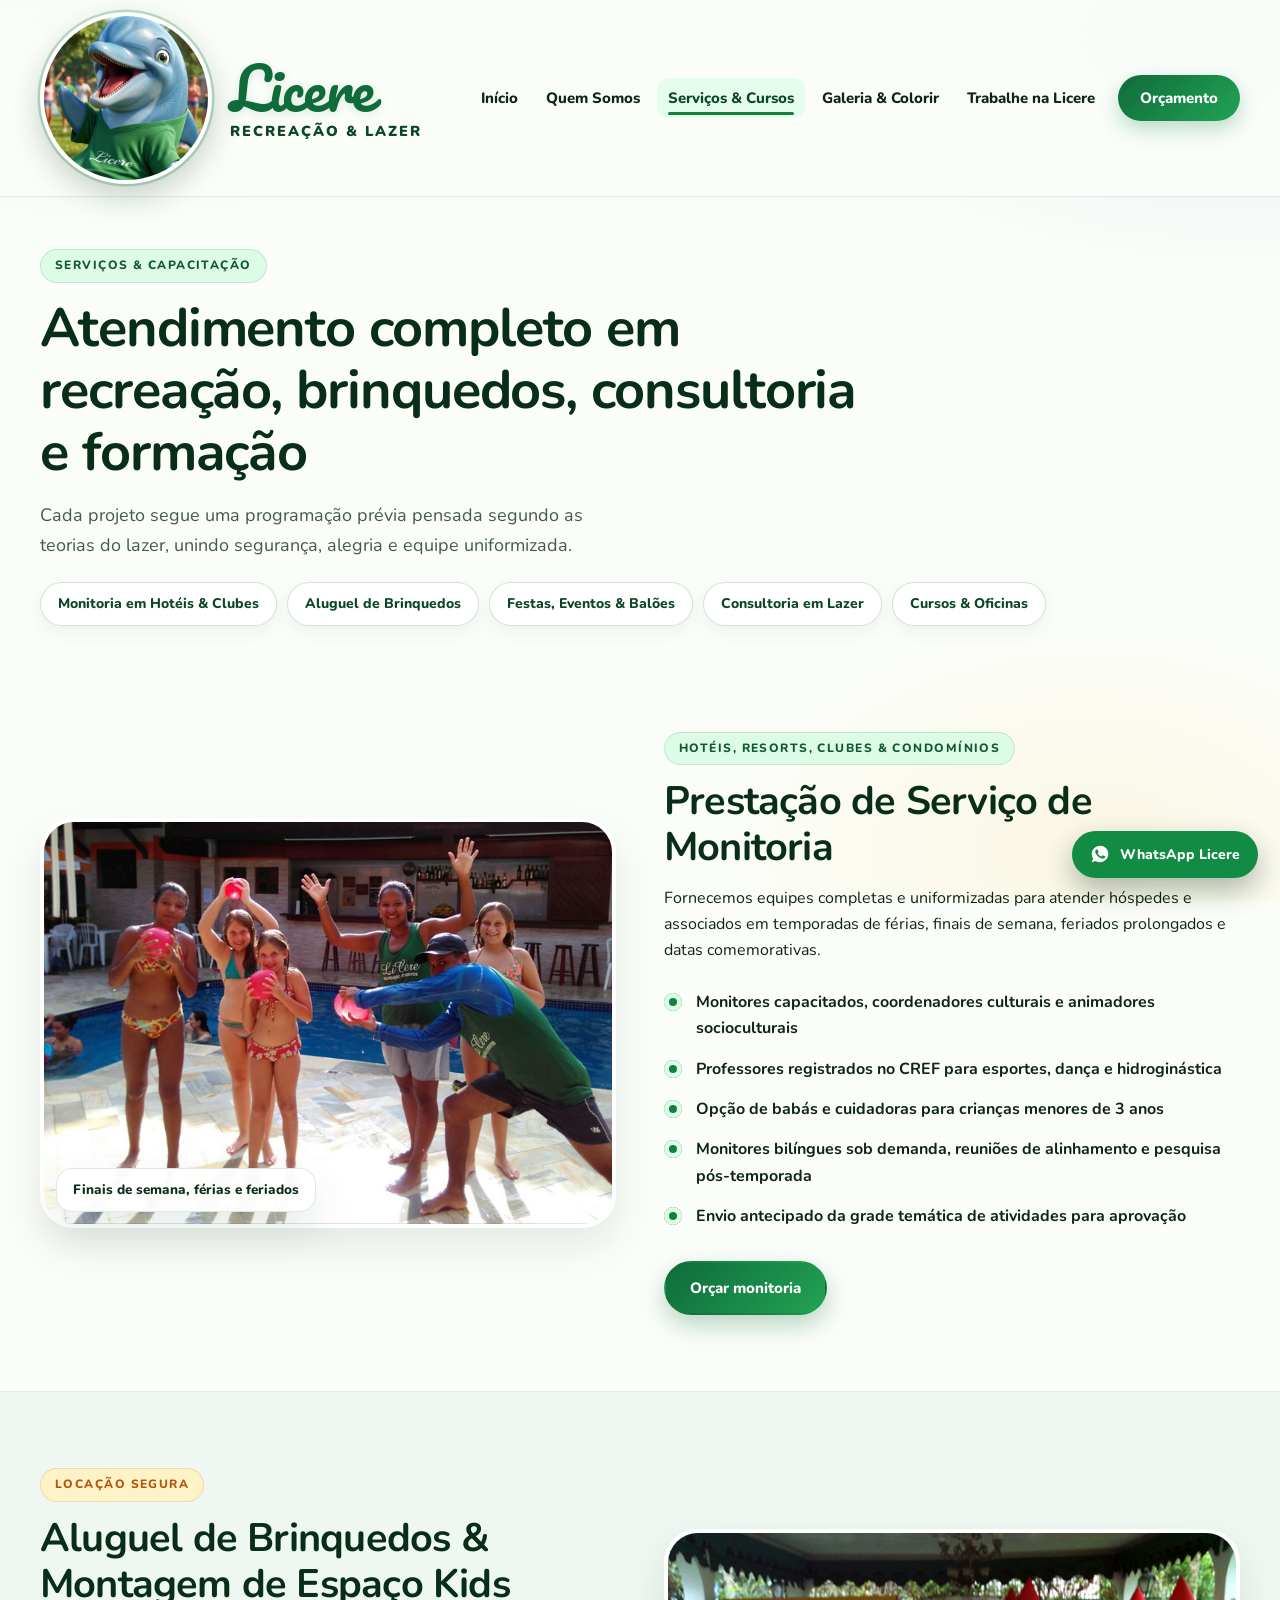
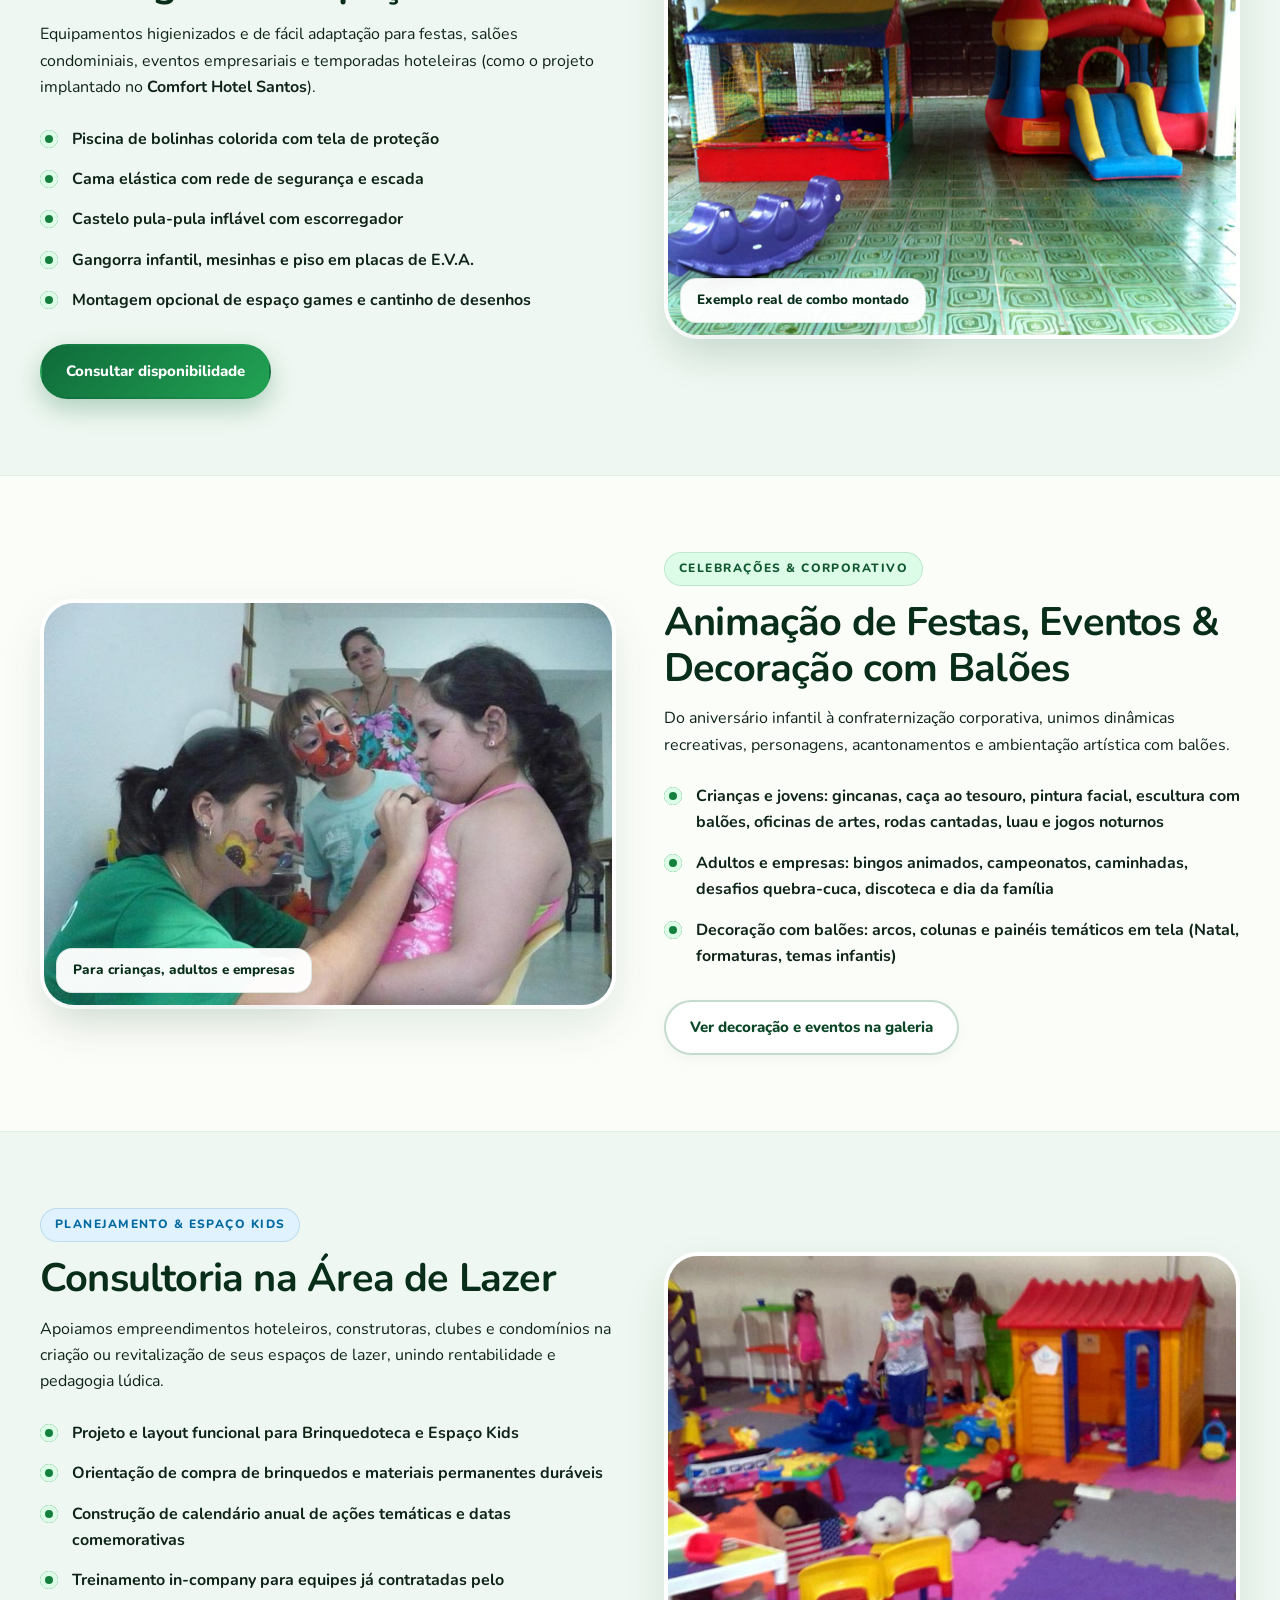
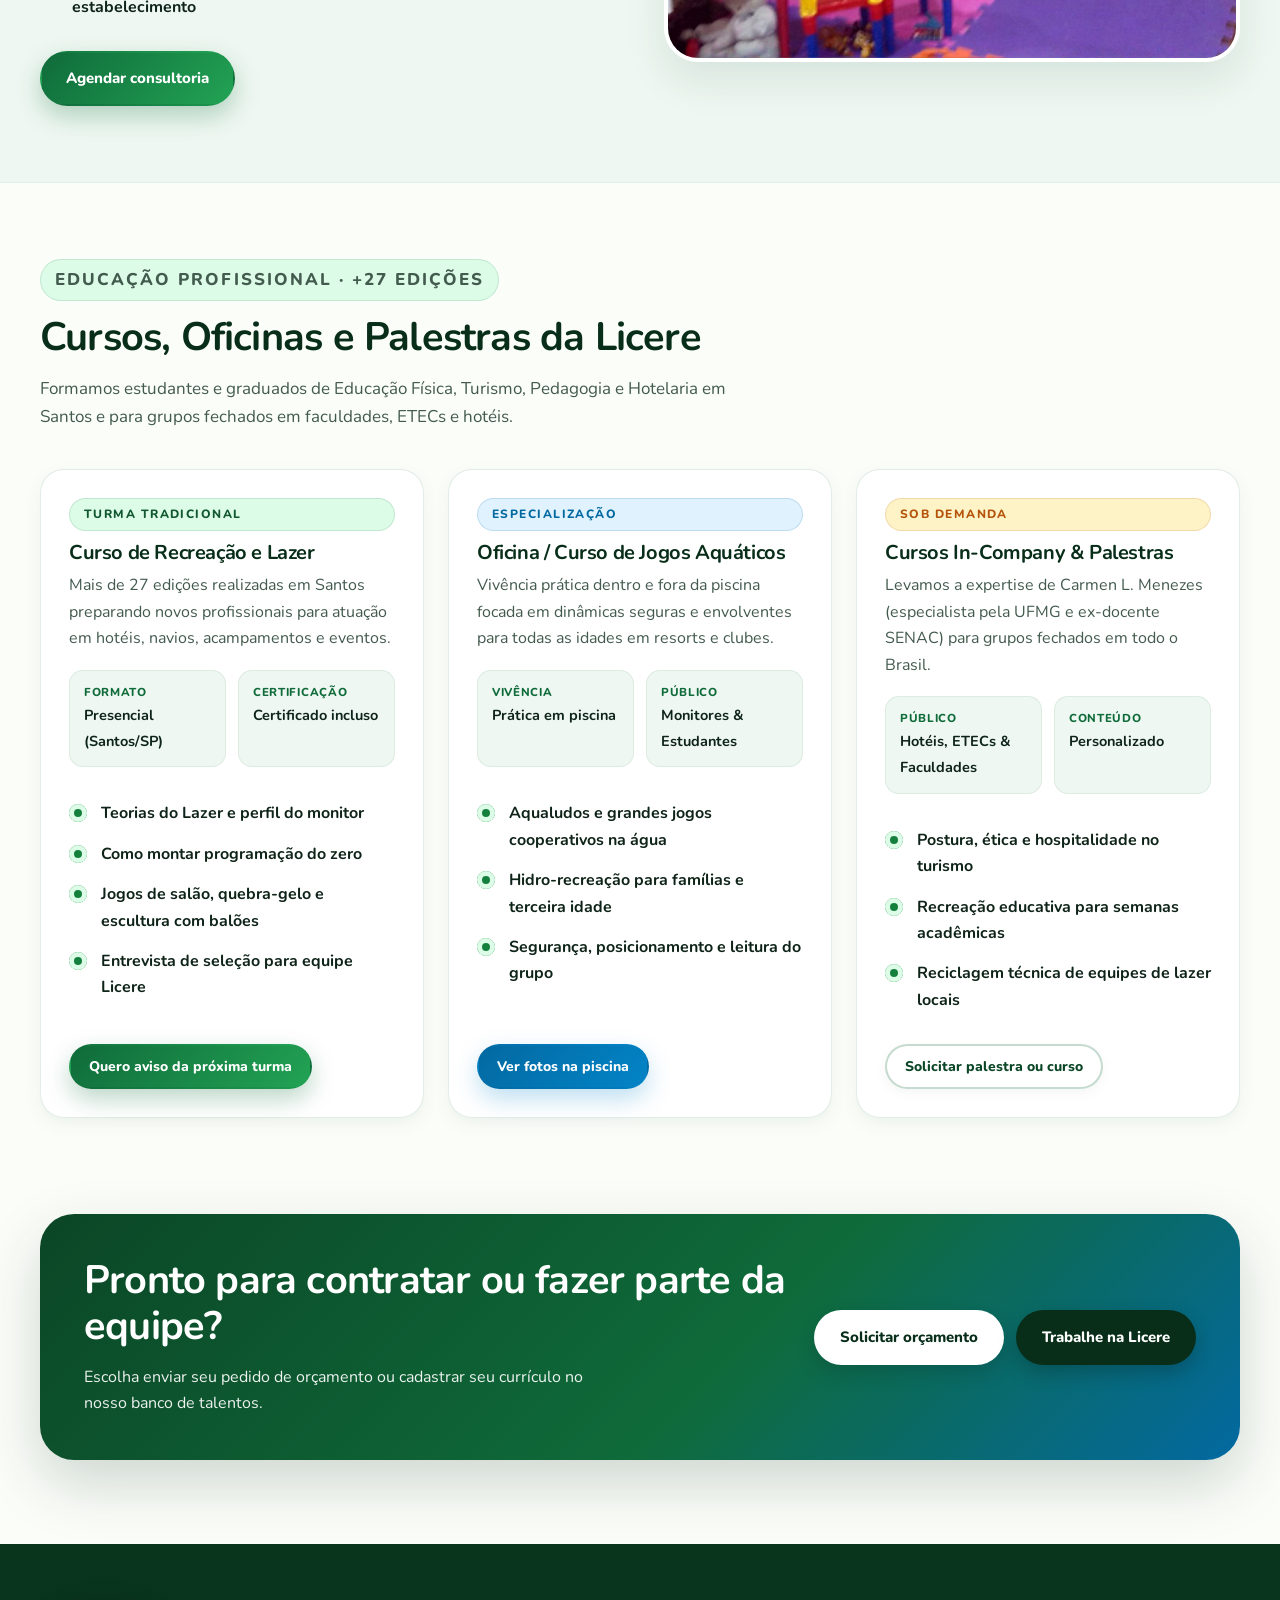
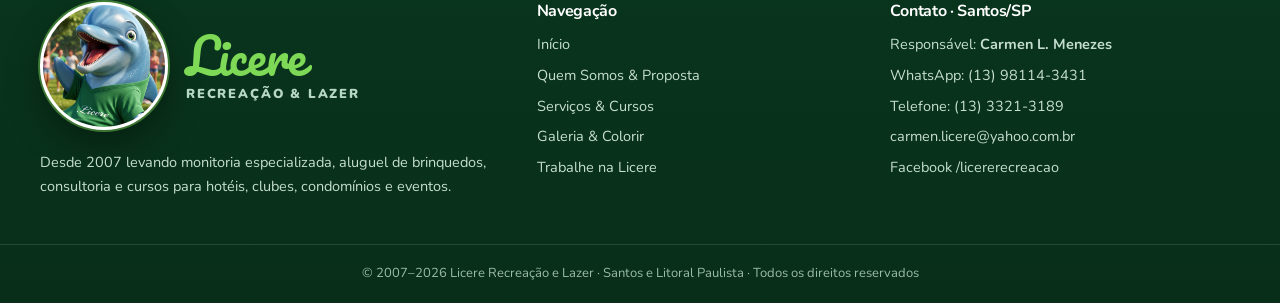
<file: servicos.html>
<!DOCTYPE html>
<html lang="pt-BR">
<head>
  <meta charset="UTF-8">
  <meta name="viewport" content="width=device-width, initial-scale=1.0">
  <title>Serviços &amp; Cursos | Licere Recreação e Lazer</title>
  <meta name="description" content="Monitoria em hotéis e condomínios, aluguel de brinquedos, consultoria na área de lazer, festas, eventos empresariais, decoração com balões e cursos de capacitação em Santos.">
  <link rel="icon" type="image/jpeg" href="images/logo-mascote.jpg">
  <link rel="preconnect" href="https://fonts.googleapis.com">
  <link rel="preconnect" href="https://fonts.gstatic.com" crossorigin>
  <link href="https://fonts.googleapis.com/css2?family=Nunito:wght@400;600;700;800;900&family=Pacifico&display=swap" rel="stylesheet">
  <link rel="stylesheet" href="css/style.css">
</head>
<body>
  <a href="#conteudo" class="skip-link">Pular para o conteúdo principal</a>
  <div class="page-bg"></div>

  <header class="header" id="header">
    <div class="container nav-wrap">
      <a href="index.html" class="logo">
        <span class="logo-avatar">
          <img src="images/logo-mascote.jpg" alt="Mascote golfinho da Licere Recreação">
        </span>
        <span class="logo-text">
          <span class="logo-script">Licere</span>
          <span class="logo-sub">Recreação &amp; Lazer</span>
        </span>
      </a>
      <button class="nav-toggle" id="navToggle" type="button" aria-label="Abrir menu" aria-expanded="false" aria-controls="nav">
        <span></span><span></span><span></span>
      </button>
      <nav class="nav" id="nav" aria-label="Navegação principal">
        <a href="index.html">Início</a>
        <a href="sobre.html">Quem Somos</a>
        <a href="servicos.html" class="active" aria-current="page">Serviços &amp; Cursos</a>
        <a href="galeria.html">Galeria &amp; Colorir</a>
        <a href="contato.html?aba=trabalhe">Trabalhe na Licere</a>
        <a href="contato.html" class="nav-cta">Orçamento</a>
      </nav>
    </div>
  </header>

  <main id="conteudo">
    <section class="page-hero">
      <div class="container">
        <p class="eyebrow">Serviços &amp; Capacitação</p>
        <h1>Atendimento completo em recreação, brinquedos, consultoria e formação</h1>
        <p class="lead">Cada projeto segue uma programação prévia pensada segundo as teorias do lazer, unindo segurança, alegria e equipe uniformizada.</p>
        <nav class="anchor-pills" aria-label="Ir direto para um serviço">
          <a href="#monitoria" class="anchor-pill">Monitoria em Hotéis &amp; Clubes</a>
          <a href="#brinquedos" class="anchor-pill">Aluguel de Brinquedos</a>
          <a href="#eventos" class="anchor-pill">Festas, Eventos &amp; Balões</a>
          <a href="#consultoria" class="anchor-pill">Consultoria em Lazer</a>
          <a href="#cursos" class="anchor-pill">Cursos &amp; Oficinas</a>
        </nav>
      </div>
    </section>

    <section class="section" id="monitoria">
      <div class="container split">
        <div class="split-media">
          <img src="images/fotos/piscina-bola-equipe.jpg" alt="Equipe Licere conduzindo brincadeiras aquáticas em piscina de hotel">
          <div class="badge-float">Finais de semana, férias e feriados</div>
        </div>
        <div class="split-copy">
          <p class="eyebrow">Hotéis, Resorts, Clubes &amp; Condomínios</p>
          <h2>Prestação de Serviço de Monitoria</h2>
          <p>Fornecemos equipes completas e uniformizadas para atender hóspedes e associados em temporadas de férias, finais de semana, feriados prolongados e datas comemorativas.</p>
          <ul class="checks">
            <li>Monitores capacitados, coordenadores culturais e animadores socioculturais</li>
            <li>Professores registrados no CREF para esportes, dança e hidroginástica</li>
            <li>Opção de babás e cuidadoras para crianças menores de 3 anos</li>
            <li>Monitores bilíngues sob demanda, reuniões de alinhamento e pesquisa pós-temporada</li>
            <li>Envio antecipado da grade temática de atividades para aprovação</li>
          </ul>
          <a href="contato.html" class="btn btn-primary">Orçar monitoria</a>
        </div>
      </div>
    </section>

    <section class="section alt" id="brinquedos">
      <div class="container split reverse">
        <div class="split-copy">
          <p class="eyebrow sun">Locação Segura</p>
          <h2>Aluguel de Brinquedos &amp; Montagem de Espaço Kids</h2>
          <p>Equipamentos higienizados e de fácil adaptação para festas, salões condominiais, eventos empresariais e temporadas hoteleiras (como o projeto implantado no <strong>Comfort Hotel Santos</strong>).</p>
          <ul class="checks">
            <li>Piscina de bolinhas colorida com tela de proteção</li>
            <li>Cama elástica com rede de segurança e escada</li>
            <li>Castelo pula-pula inflável com escorregador</li>
            <li>Gangorra infantil, mesinhas e piso em placas de E.V.A.</li>
            <li>Montagem opcional de espaço games e cantinho de desenhos</li>
          </ul>
          <a href="contato.html" class="btn btn-primary">Consultar disponibilidade</a>
        </div>
        <div class="split-media">
          <img src="images/fotos/aluguel-combo-brinquedos.jpg" alt="Piscina de bolinhas, gangorra infantil e castelo pula-pula inflável montados pela Licere">
          <div class="badge-float">Exemplo real de combo montado</div>
        </div>
      </div>
    </section>

    <section class="section" id="eventos">
      <div class="container split">
        <div class="split-media">
          <img src="images/fotos/eventos-pintura-facial.jpg" alt="Monitora da Licere aplicando pintura facial infantil de leãozinho">
          <div class="badge-float">Para crianças, adultos e empresas</div>
        </div>
        <div class="split-copy">
          <p class="eyebrow">Celebrações &amp; Corporativo</p>
          <h2>Animação de Festas, Eventos &amp; Decoração com Balões</h2>
          <p>Do aniversário infantil à confraternização corporativa, unimos dinâmicas recreativas, personagens, acantonamentos e ambientação artística com balões.</p>
          <ul class="checks">
            <li><strong>Crianças e jovens:</strong> gincanas, caça ao tesouro, pintura facial, escultura com balões, oficinas de artes, rodas cantadas, luau e jogos noturnos</li>
            <li><strong>Adultos e empresas:</strong> bingos animados, campeonatos, caminhadas, desafios quebra-cuca, discoteca e dia da família</li>
            <li><strong>Decoração com balões:</strong> arcos, colunas e painéis temáticos em tela (Natal, formaturas, temas infantis)</li>
          </ul>
          <a href="galeria.html?categoria=baloes" class="btn btn-ghost">Ver decoração e eventos na galeria</a>
        </div>
      </div>
    </section>

    <section class="section alt" id="consultoria">
      <div class="container split reverse">
        <div class="split-copy">
          <p class="eyebrow ocean">Planejamento &amp; Espaço Kids</p>
          <h2>Consultoria na Área de Lazer</h2>
          <p>Apoiamos empreendimentos hoteleiros, construtoras, clubes e condomínios na criação ou revitalização de seus espaços de lazer, unindo rentabilidade e pedagogia lúdica.</p>
          <ul class="checks">
            <li>Projeto e layout funcional para Brinquedoteca e Espaço Kids</li>
            <li>Orientação de compra de brinquedos e materiais permanentes duráveis</li>
            <li>Construção de calendário anual de ações temáticas e datas comemorativas</li>
            <li>Treinamento in-company para equipes já contratadas pelo estabelecimento</li>
          </ul>
          <a href="contato.html" class="btn btn-primary">Agendar consultoria</a>
        </div>
        <div class="split-media">
          <img src="images/fotos/brinquedoteca-casinha-hotel.jpg" alt="Brinquedoteca estruturada em hotel com casinha infantil, tatames e mobiliário">
        </div>
      </div>
    </section>

    <section class="section" id="cursos">
      <div class="container">
        <div class="section-head">
          <p class="eyebrow">Educação Profissional · +27 Edições</p>
          <h2>Cursos, Oficinas e Palestras da Licere</h2>
          <p>Formamos estudantes e graduados de Educação Física, Turismo, Pedagogia e Hotelaria em Santos e para grupos fechados em faculdades, ETECs e hotéis.</p>
        </div>

        <div class="cards-3">
          <article class="course-box">
            <p class="eyebrow" style="margin-bottom:10px;">Turma Tradicional</p>
            <h3>Curso de Recreação e Lazer</h3>
            <p style="color:var(--muted); margin-top:8px;">Mais de 27 edições realizadas em Santos preparando novos profissionais para atuação em hotéis, navios, acampamentos e eventos.</p>
            <div class="course-meta">
              <div><span>Formato</span><strong>Presencial (Santos/SP)</strong></div>
              <div><span>Certificação</span><strong>Certificado incluso</strong></div>
            </div>
            <ul class="checks" style="margin-top:8px;">
              <li>Teorias do Lazer e perfil do monitor</li>
              <li>Como montar programação do zero</li>
              <li>Jogos de salão, quebra-gelo e escultura com balões</li>
              <li>Entrevista de seleção para equipe Licere</li>
            </ul>
            <a href="contato.html" class="btn btn-primary btn-sm">Quero aviso da próxima turma</a>
          </article>

          <article class="course-box">
            <p class="eyebrow ocean" style="margin-bottom:10px;">Especialização</p>
            <h3>Oficina / Curso de Jogos Aquáticos</h3>
            <p style="color:var(--muted); margin-top:8px;">Vivência prática dentro e fora da piscina focada em dinâmicas seguras e envolventes para todas as idades em resorts e clubes.</p>
            <div class="course-meta">
              <div><span>Vivência</span><strong>Prática em piscina</strong></div>
              <div><span>Público</span><strong>Monitores &amp; Estudantes</strong></div>
            </div>
            <ul class="checks" style="margin-top:8px;">
              <li>Aqualudos e grandes jogos cooperativos na água</li>
              <li>Hidro-recreação para famílias e terceira idade</li>
              <li>Segurança, posicionamento e leitura do grupo</li>
            </ul>
            <a href="galeria.html?categoria=aquatica" class="btn btn-ocean btn-sm">Ver fotos na piscina</a>
          </article>

          <article class="course-box">
            <p class="eyebrow sun" style="margin-bottom:10px;">Sob Demanda</p>
            <h3>Cursos In-Company &amp; Palestras</h3>
            <p style="color:var(--muted); margin-top:8px;">Levamos a expertise de Carmen L. Menezes (especialista pela UFMG e ex-docente SENAC) para grupos fechados em todo o Brasil.</p>
            <div class="course-meta">
              <div><span>Público</span><strong>Hotéis, ETECs &amp; Faculdades</strong></div>
              <div><span>Conteúdo</span><strong>Personalizado</strong></div>
            </div>
            <ul class="checks" style="margin-top:8px;">
              <li>Postura, ética e hospitalidade no turismo</li>
              <li>Recreação educativa para semanas acadêmicas</li>
              <li>Reciclagem técnica de equipes de lazer locais</li>
            </ul>
            <a href="contato.html" class="btn btn-ghost btn-sm">Solicitar palestra ou curso</a>
          </article>
        </div>
      </div>
    </section>

    <section class="cta">
      <div class="container cta-box">
        <div>
          <h2>Pronto para contratar ou fazer parte da equipe?</h2>
          <p>Escolha enviar seu pedido de orçamento ou cadastrar seu currículo no nosso banco de talentos.</p>
        </div>
        <div class="cta-actions">
          <a href="contato.html" class="btn btn-light">Solicitar orçamento</a>
          <a href="contato.html?aba=trabalhe" class="btn btn-dark">Trabalhe na Licere</a>
        </div>
      </div>
    </section>
  </main>

  <footer class="footer">
    <div class="container footer-grid">
      <div>
        <a href="index.html" class="logo">
          <span class="logo-avatar">
            <img src="images/logo-mascote.jpg" alt="Mascote golfinho da Licere">
          </span>
          <span class="logo-text">
            <span class="logo-script">Licere</span>
            <span class="logo-sub">Recreação &amp; Lazer</span>
          </span>
        </a>
        <p>Desde 2007 levando monitoria especializada, aluguel de brinquedos, consultoria e cursos para hotéis, clubes, condomínios e eventos.</p>
      </div>
      <div>
        <h4>Navegação</h4>
        <a href="index.html">Início</a>
        <a href="sobre.html">Quem Somos &amp; Proposta</a>
        <a href="servicos.html">Serviços &amp; Cursos</a>
        <a href="galeria.html">Galeria &amp; Colorir</a>
        <a href="contato.html?aba=trabalhe">Trabalhe na Licere</a>
      </div>
      <div>
        <h4>Contato · Santos/SP</h4>
        <p>Responsável: <strong>Carmen L. Menezes</strong></p>
        <a href="https://api.whatsapp.com/send?phone=5513981143431" target="_blank" rel="noopener noreferrer">WhatsApp: (13) 98114-3431</a>
        <a href="tel:+551333213189">Telefone: (13) 3321-3189</a>
        <a href="mailto:carmen.licere@yahoo.com.br">carmen.licere@yahoo.com.br</a>
        <a href="https://www.facebook.com/licererecreacao/" target="_blank" rel="noopener noreferrer">Facebook /licererecreacao</a>
      </div>
    </div>
    <div class="copy">&copy; 2007–2026 Licere Recreação e Lazer · Santos e Litoral Paulista · Todos os direitos reservados</div>
  </footer>

  <a href="https://api.whatsapp.com/send?phone=5513981143431" target="_blank" rel="noopener noreferrer" class="wa-float" aria-label="Falar pelo WhatsApp (13) 98114-3431">
    <svg width="20" height="20" viewBox="0 0 24 24" fill="currentColor" aria-hidden="true"><path d="M12.04 2C6.58 2 2.13 6.45 2.13 11.91c0 1.98.58 3.91 1.67 5.56L2.02 22l4.66-1.74a9.86 9.86 0 0 0 5.36 1.56h.01c5.46 0 9.91-4.45 9.91-9.91 0-2.65-1.03-5.14-2.9-7.01A9.82 9.82 0 0 0 12.04 2Zm5.78 14.08c-.24.68-1.41 1.3-1.95 1.38-.5.07-1.13.1-1.83-.12-.42-.13-.96-.31-1.65-.61-2.91-1.25-4.81-4.18-4.96-4.38-.14-.19-1.18-1.57-1.18-3 0-1.43.75-2.13 1.01-2.42.27-.29.59-.36.79-.36h.57c.18 0 .43-.07.67.51.25.6.84 2.07.92 2.22.07.15.12.32.02.52-.1.19-.15.32-.3.49-.15.17-.31.38-.44.51-.15.15-.3.31-.13.6.17.29.77 1.27 1.65 2.05 1.13 1.01 2.09 1.32 2.38 1.47.29.15.46.12.63-.07.17-.2.74-.86.94-1.15.2-.3.39-.25.66-.15.27.1 1.72.81 2.01.96.3.15.49.22.56.34.07.12.07.7-.17 1.38Z"/></svg>
    <span>WhatsApp Licere</span>
  </a>

  <script src="js/main.js"></script>
</body>
</html>
</file>
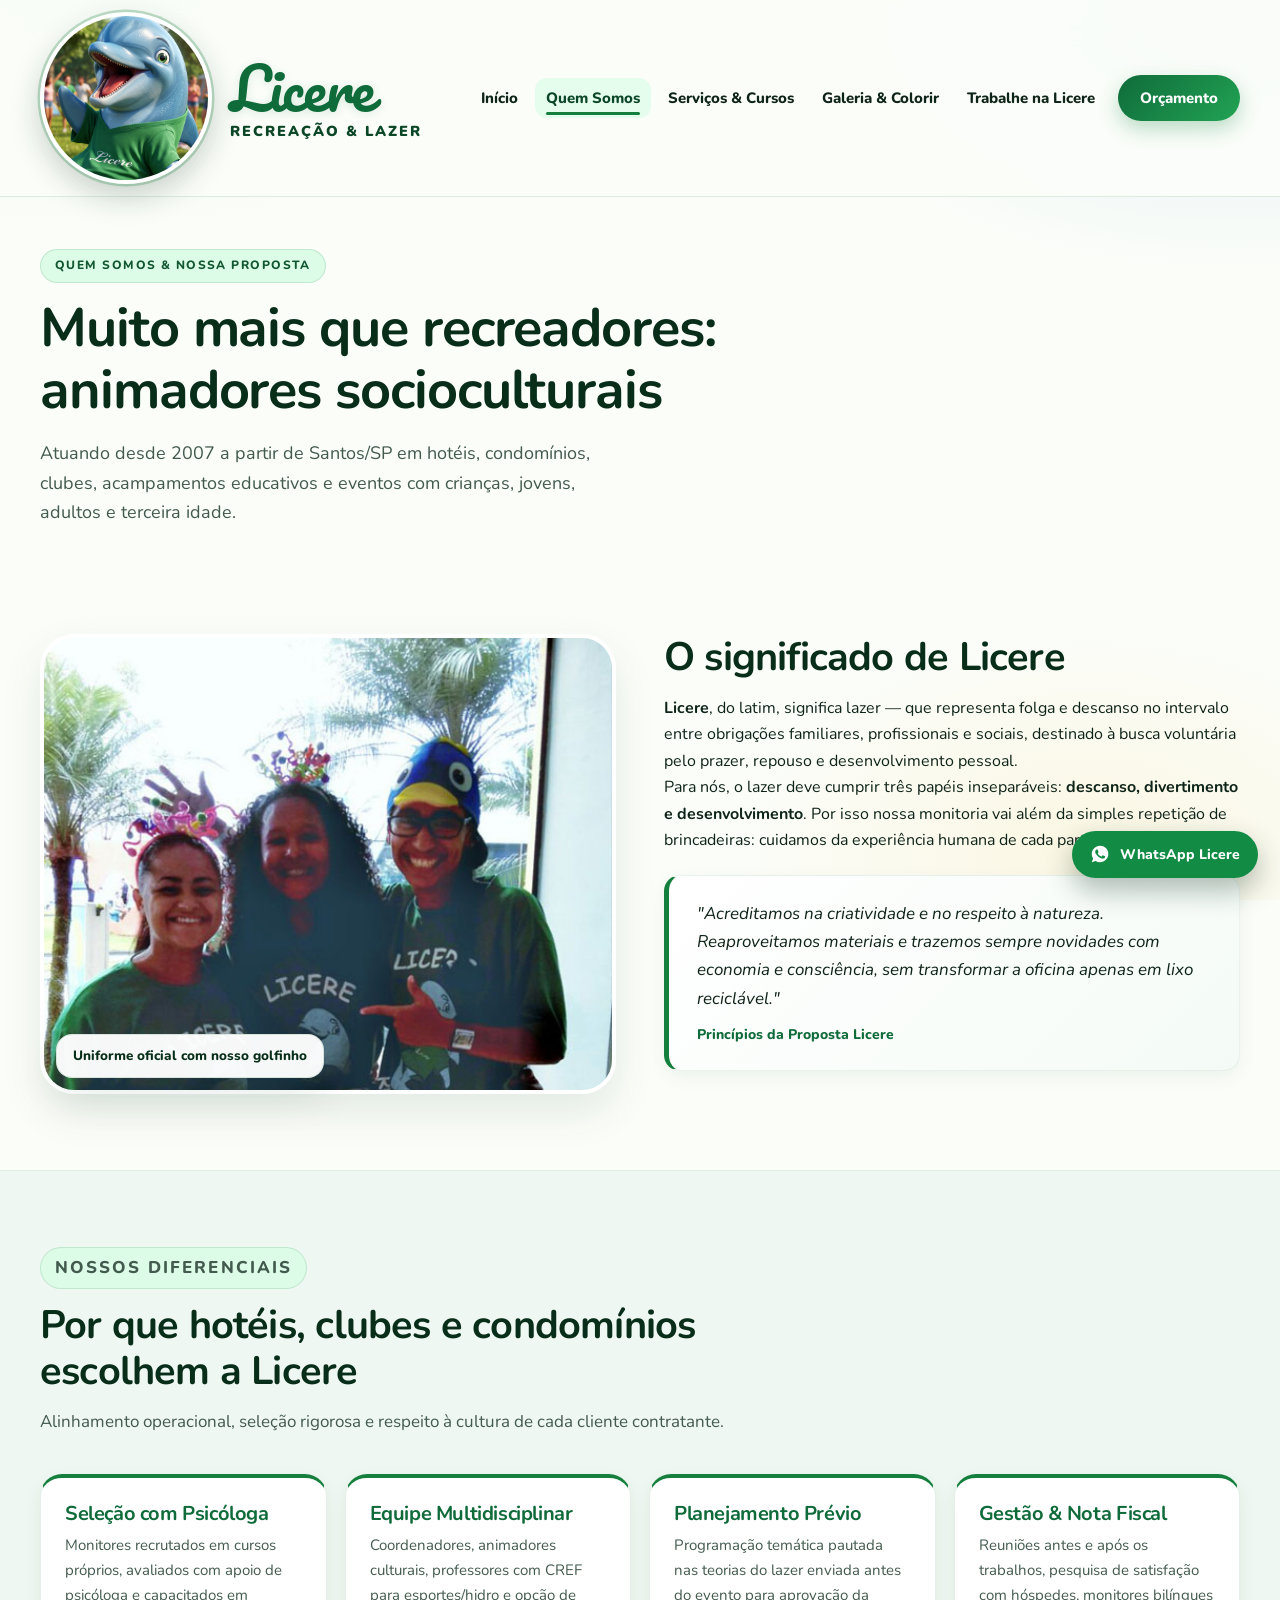
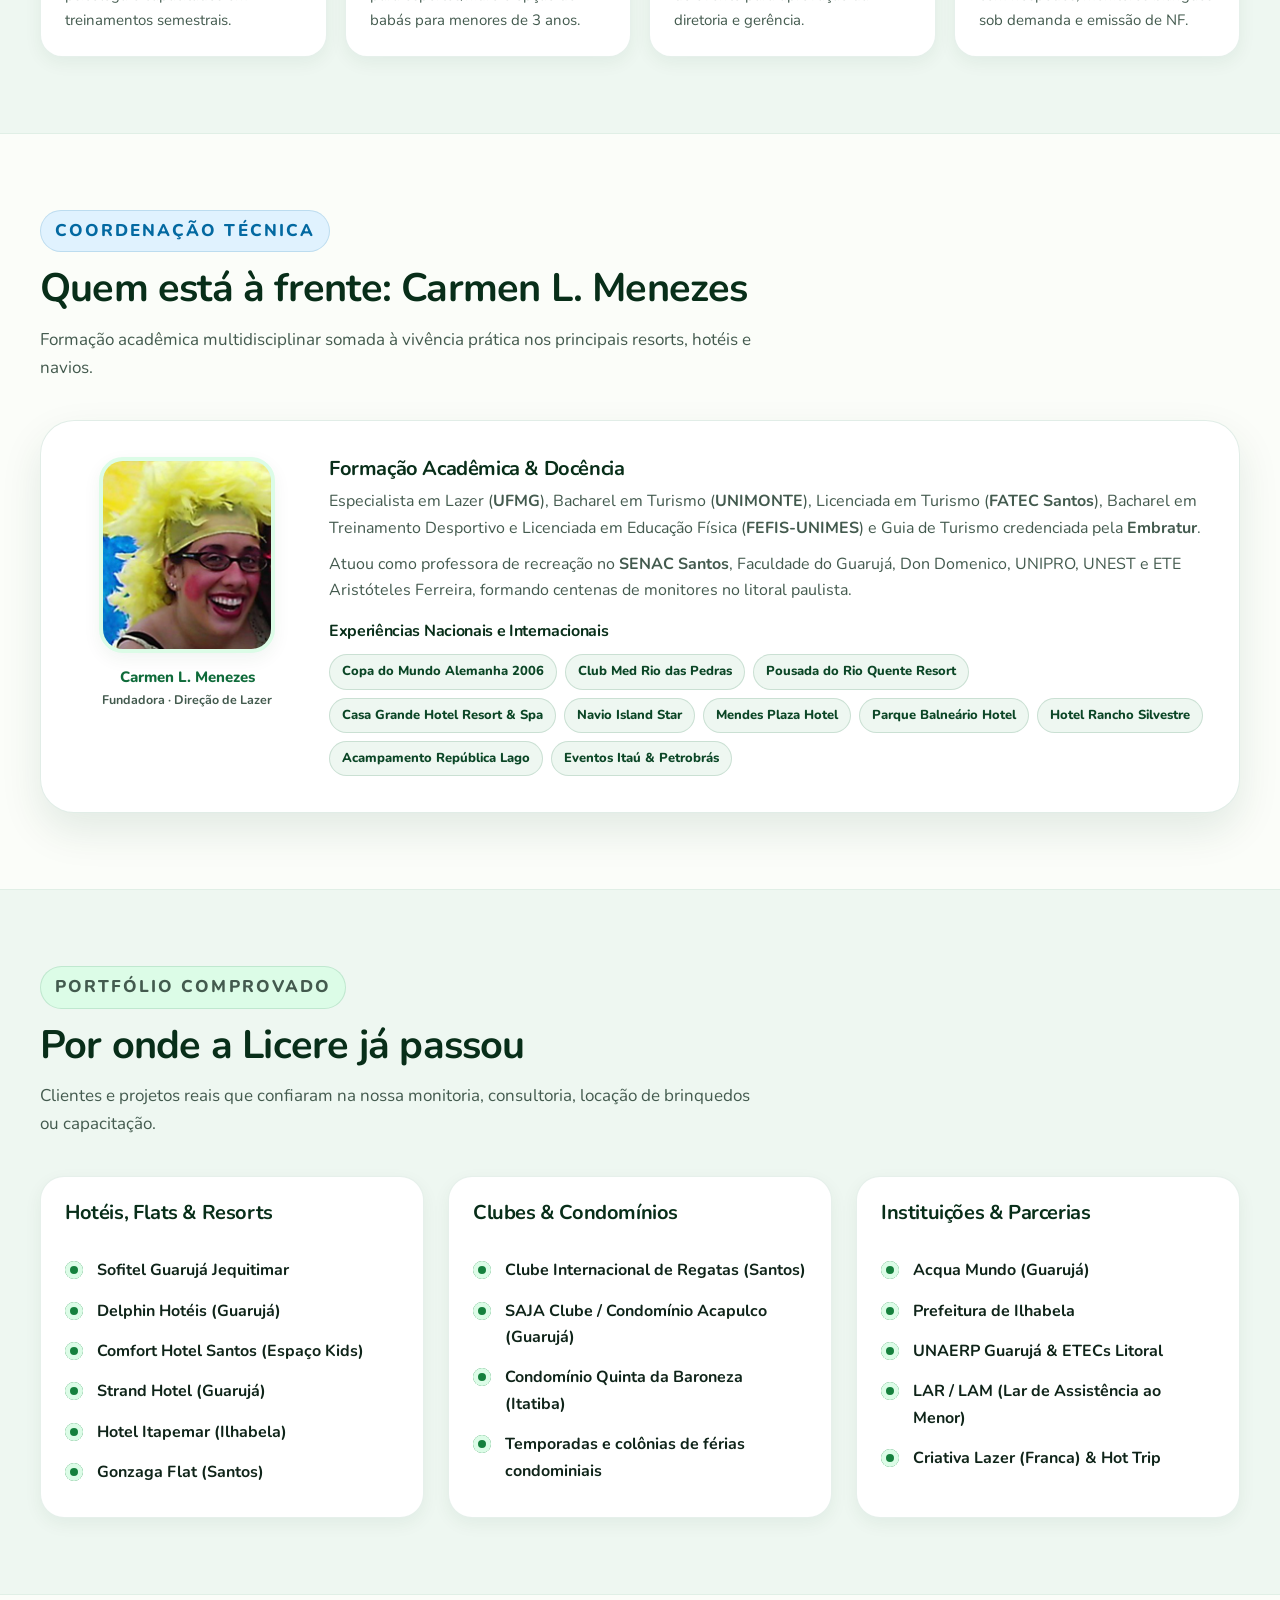
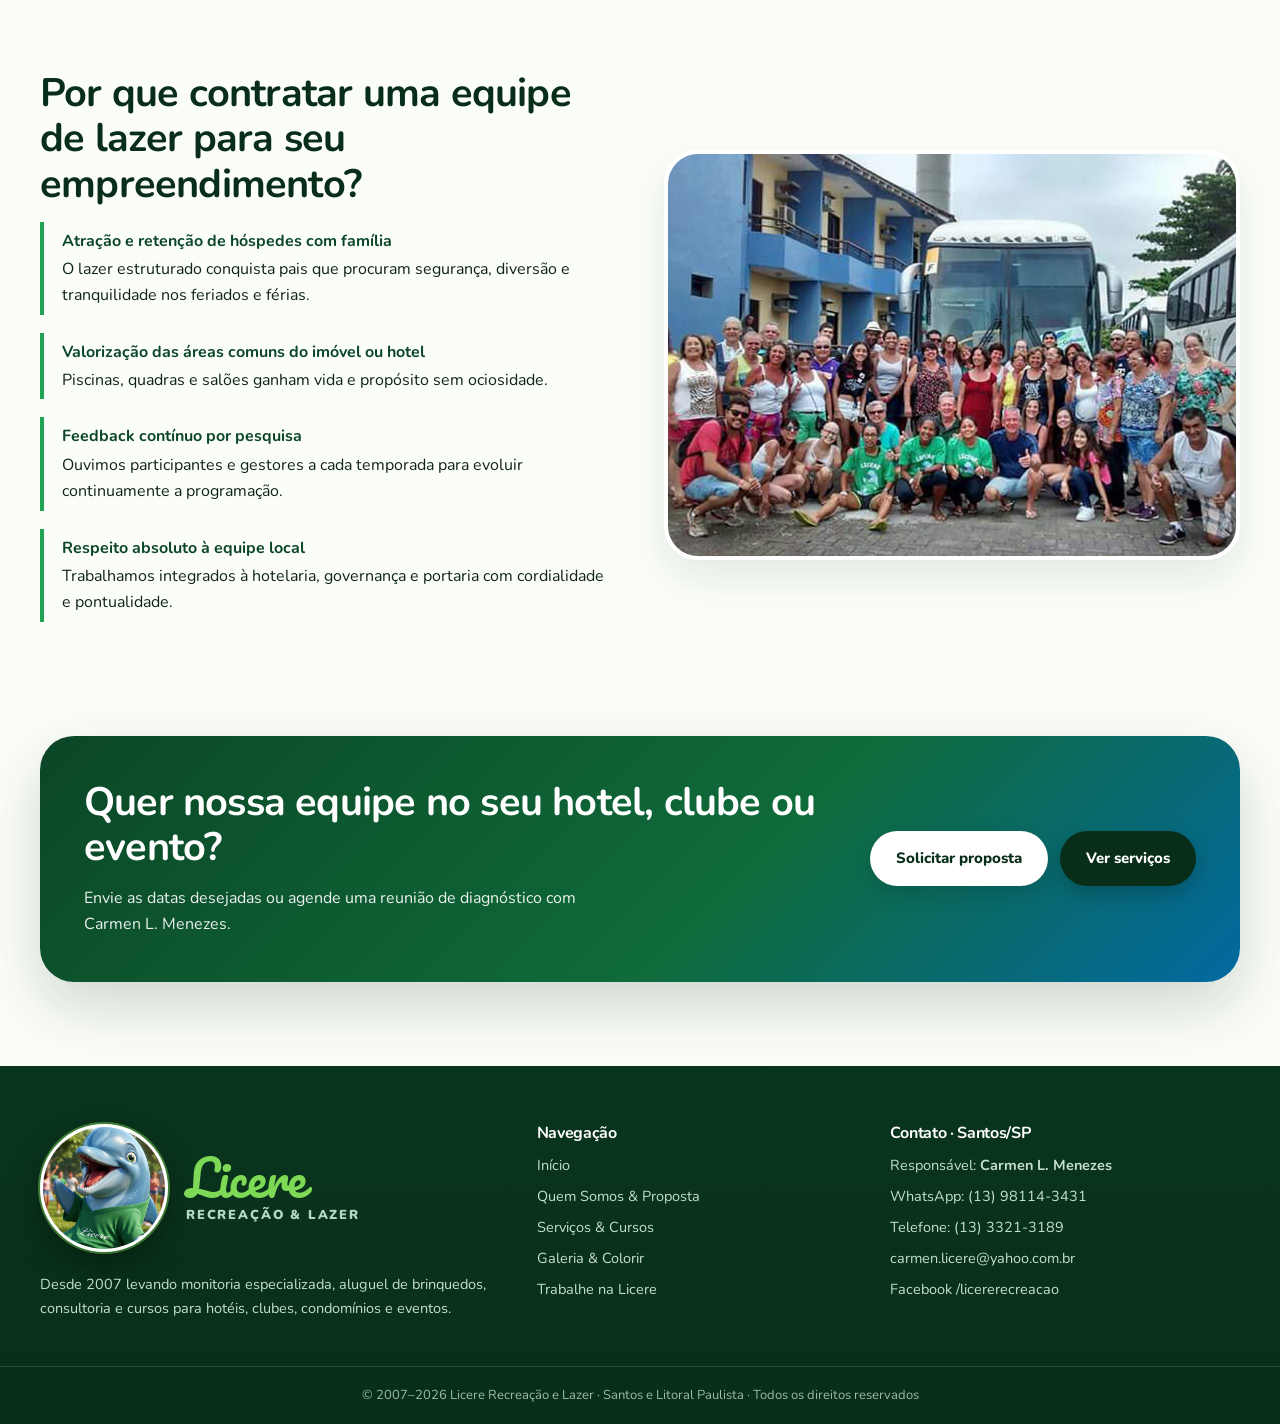
<file: sobre.html>
<!DOCTYPE html>
<html lang="pt-BR">
<head>
  <meta charset="UTF-8">
  <meta name="viewport" content="width=device-width, initial-scale=1.0">
  <title>Quem Somos &amp; Proposta | Licere Recreação e Lazer</title>
  <meta name="description" content="Conheça a história da Licere Recreação e Lazer, nossa proposta sociocultural, diferenciais para hotéis e clubes, clientes atendidos e a trajetória de Carmen L. Menezes.">
  <link rel="icon" type="image/jpeg" href="images/logo-mascote.jpg">
  <link rel="preconnect" href="https://fonts.googleapis.com">
  <link rel="preconnect" href="https://fonts.gstatic.com" crossorigin>
  <link href="https://fonts.googleapis.com/css2?family=Nunito:wght@400;600;700;800;900&family=Pacifico&display=swap" rel="stylesheet">
  <link rel="stylesheet" href="css/style.css">
</head>
<body>
  <a href="#conteudo" class="skip-link">Pular para o conteúdo principal</a>
  <div class="page-bg"></div>

  <header class="header" id="header">
    <div class="container nav-wrap">
      <a href="index.html" class="logo">
        <span class="logo-avatar">
          <img src="images/logo-mascote.jpg" alt="Mascote golfinho da Licere Recreação">
        </span>
        <span class="logo-text">
          <span class="logo-script">Licere</span>
          <span class="logo-sub">Recreação &amp; Lazer</span>
        </span>
      </a>
      <button class="nav-toggle" id="navToggle" type="button" aria-label="Abrir menu" aria-expanded="false" aria-controls="nav">
        <span></span><span></span><span></span>
      </button>
      <nav class="nav" id="nav" aria-label="Navegação principal">
        <a href="index.html">Início</a>
        <a href="sobre.html" class="active" aria-current="page">Quem Somos</a>
        <a href="servicos.html">Serviços &amp; Cursos</a>
        <a href="galeria.html">Galeria &amp; Colorir</a>
        <a href="contato.html?aba=trabalhe">Trabalhe na Licere</a>
        <a href="contato.html" class="nav-cta">Orçamento</a>
      </nav>
    </div>
  </header>

  <main id="conteudo">
    <section class="page-hero">
      <div class="container">
        <p class="eyebrow">Quem Somos &amp; Nossa Proposta</p>
        <h1>Muito mais que recreadores: animadores socioculturais</h1>
        <p class="lead">Atuando desde 2007 a partir de Santos/SP em hotéis, condomínios, clubes, acampamentos educativos e eventos com crianças, jovens, adultos e terceira idade.</p>
      </div>
    </section>

    <section class="section">
      <div class="container split">
        <div class="split-media portrait">
          <img src="images/fotos/equipe-monitores-camiseta.jpg" alt="Monitoras da Licere Recreação vestindo camisetas verdes oficiais com o mascote golfinho">
          <div class="badge-float">Uniforme oficial com nosso golfinho</div>
        </div>
        <div class="split-copy">
          <h2>O significado de Licere</h2>
          <p><strong>Licere</strong>, do latim, significa lazer — que representa folga e descanso no intervalo entre obrigações familiares, profissionais e sociais, destinado à busca voluntária pelo prazer, repouso e desenvolvimento pessoal.</p>
          <p>Para nós, o lazer deve cumprir três papéis inseparáveis: <strong>descanso, divertimento e desenvolvimento</strong>. Por isso nossa monitoria vai além da simples repetição de brincadeiras: cuidamos da experiência humana de cada participante.</p>
          <blockquote class="quote-highlight">
            <p>"Acreditamos na criatividade e no respeito à natureza. Reaproveitamos materiais e trazemos sempre novidades com economia e consciência, sem transformar a oficina apenas em lixo reciclável."</p>
            <cite>Princípios da Proposta Licere</cite>
          </blockquote>
        </div>
      </div>
    </section>

    <section class="section alt">
      <div class="container">
        <div class="section-head">
          <p class="eyebrow">Nossos Diferenciais</p>
          <h2>Por que hotéis, clubes e condomínios escolhem a Licere</h2>
          <p>Alinhamento operacional, seleção rigorosa e respeito à cultura de cada cliente contratante.</p>
        </div>
        <div class="values">
          <article>
            <h3>Seleção com Psicóloga</h3>
            <p>Monitores recrutados em cursos próprios, avaliados com apoio de psicóloga e capacitados em treinamentos semestrais.</p>
          </article>
          <article>
            <h3>Equipe Multidisciplinar</h3>
            <p>Coordenadores, animadores culturais, professores com CREF para esportes/hidro e opção de babás para menores de 3 anos.</p>
          </article>
          <article>
            <h3>Planejamento Prévio</h3>
            <p>Programação temática pautada nas teorias do lazer enviada antes do evento para aprovação da diretoria e gerência.</p>
          </article>
          <article>
            <h3>Gestão &amp; Nota Fiscal</h3>
            <p>Reuniões antes e após os trabalhos, pesquisa de satisfação com hóspedes, monitores bilíngues sob demanda e emissão de NF.</p>
          </article>
        </div>
      </div>
    </section>

    <section class="section">
      <div class="container">
        <div class="section-head">
          <p class="eyebrow ocean">Coordenação Técnica</p>
          <h2>Quem está à frente: Carmen L. Menezes</h2>
          <p>Formação acadêmica multidisciplinar somada à vivência prática nos principais resorts, hotéis e navios.</p>
        </div>
        <div class="leader-card">
          <div class="leader-photo-wrap">
            <div class="leader-photo">
              <img src="images/brand/carmen.jpg" alt="Retrato de Carmen L. Menezes, fundadora e coordenadora da Licere Recreação e Lazer">
            </div>
            <p class="leader-role">Carmen L. Menezes</p>
            <p class="leader-sub">Fundadora · Direção de Lazer</p>
          </div>
          <div>
            <h3>Formação Acadêmica &amp; Docência</h3>
            <p style="margin-top:8px; color:var(--muted);">Especialista em Lazer (<strong>UFMG</strong>), Bacharel em Turismo (<strong>UNIMONTE</strong>), Licenciada em Turismo (<strong>FATEC Santos</strong>), Bacharel em Treinamento Desportivo e Licenciada em Educação Física (<strong>FEFIS-UNIMES</strong>) e Guia de Turismo credenciada pela <strong>Embratur</strong>.</p>
            <p style="margin-top:10px; color:var(--muted);">Atuou como professora de recreação no <strong>SENAC Santos</strong>, Faculdade do Guarujá, Don Domenico, UNIPRO, UNEST e ETE Aristóteles Ferreira, formando centenas de monitores no litoral paulista.</p>
            <h4 style="margin-top:18px;">Experiências Nacionais e Internacionais</h4>
            <div class="tag-cloud">
              <span class="tag">Copa do Mundo Alemanha 2006</span>
              <span class="tag">Club Med Rio das Pedras</span>
              <span class="tag">Pousada do Rio Quente Resort</span>
              <span class="tag">Casa Grande Hotel Resort &amp; Spa</span>
              <span class="tag">Navio Island Star</span>
              <span class="tag">Mendes Plaza Hotel</span>
              <span class="tag">Parque Balneário Hotel</span>
              <span class="tag">Hotel Rancho Silvestre</span>
              <span class="tag">Acampamento República Lago</span>
              <span class="tag">Eventos Itaú &amp; Petrobrás</span>
            </div>
          </div>
        </div>
      </div>
    </section>

    <section class="section alt" id="clientes">
      <div class="container">
        <div class="section-head">
          <p class="eyebrow">Portfólio Comprovado</p>
          <h2>Por onde a Licere já passou</h2>
          <p>Clientes e projetos reais que confiaram na nossa monitoria, consultoria, locação de brinquedos ou capacitação.</p>
        </div>
        <div class="cards-3">
          <article class="card" style="padding:24px;">
            <h3 style="padding:0; margin-top:0;">Hotéis, Flats &amp; Resorts</h3>
            <ul class="checks" style="margin-bottom:0;">
              <li>Sofitel Guarujá Jequitimar</li>
              <li>Delphin Hotéis (Guarujá)</li>
              <li>Comfort Hotel Santos (Espaço Kids)</li>
              <li>Strand Hotel (Guarujá)</li>
              <li>Hotel Itapemar (Ilhabela)</li>
              <li>Gonzaga Flat (Santos)</li>
            </ul>
          </article>
          <article class="card" style="padding:24px;">
            <h3 style="padding:0; margin-top:0;">Clubes &amp; Condomínios</h3>
            <ul class="checks" style="margin-bottom:0;">
              <li>Clube Internacional de Regatas (Santos)</li>
              <li>SAJA Clube / Condomínio Acapulco (Guarujá)</li>
              <li>Condomínio Quinta da Baroneza (Itatiba)</li>
              <li>Temporadas e colônias de férias condominiais</li>
            </ul>
          </article>
          <article class="card" style="padding:24px;">
            <h3 style="padding:0; margin-top:0;">Instituições &amp; Parcerias</h3>
            <ul class="checks" style="margin-bottom:0;">
              <li>Acqua Mundo (Guarujá)</li>
              <li>Prefeitura de Ilhabela</li>
              <li>UNAERP Guarujá &amp; ETECs Litoral</li>
              <li>LAR / LAM (Lar de Assistência ao Menor)</li>
              <li>Criativa Lazer (Franca) &amp; Hot Trip</li>
            </ul>
          </article>
        </div>
      </div>
    </section>

    <section class="section">
      <div class="container split reverse">
        <div class="split-copy">
          <h2>Por que contratar uma equipe de lazer para seu empreendimento?</h2>
          <ol class="steps">
            <li><strong>Atração e retenção de hóspedes com família</strong> O lazer estruturado conquista pais que procuram segurança, diversão e tranquilidade nos feriados e férias.</li>
            <li><strong>Valorização das áreas comuns do imóvel ou hotel</strong> Piscinas, quadras e salões ganham vida e propósito sem ociosidade.</li>
            <li><strong>Feedback contínuo por pesquisa</strong> Ouvimos participantes e gestores a cada temporada para evoluir continuamente a programação.</li>
            <li><strong>Respeito absoluto à equipe local</strong> Trabalhamos integrados à hotelaria, governança e portaria com cordialidade e pontualidade.</li>
          </ol>
        </div>
        <div class="split-media">
          <img src="images/fotos/excursao-lazer-onibus.jpg" alt="Grande grupo de hóspedes e turistas acompanhados pelos monitores uniformizados da Licere">
        </div>
      </div>
    </section>

    <section class="cta">
      <div class="container cta-box">
        <div>
          <h2>Quer nossa equipe no seu hotel, clube ou evento?</h2>
          <p>Envie as datas desejadas ou agende uma reunião de diagnóstico com Carmen L. Menezes.</p>
        </div>
        <div class="cta-actions">
          <a href="contato.html" class="btn btn-light">Solicitar proposta</a>
          <a href="servicos.html" class="btn btn-dark">Ver serviços</a>
        </div>
      </div>
    </section>
  </main>

  <footer class="footer">
    <div class="container footer-grid">
      <div>
        <a href="index.html" class="logo">
          <span class="logo-avatar">
            <img src="images/logo-mascote.jpg" alt="Mascote golfinho da Licere">
          </span>
          <span class="logo-text">
            <span class="logo-script">Licere</span>
            <span class="logo-sub">Recreação &amp; Lazer</span>
          </span>
        </a>
        <p>Desde 2007 levando monitoria especializada, aluguel de brinquedos, consultoria e cursos para hotéis, clubes, condomínios e eventos.</p>
      </div>
      <div>
        <h4>Navegação</h4>
        <a href="index.html">Início</a>
        <a href="sobre.html">Quem Somos &amp; Proposta</a>
        <a href="servicos.html">Serviços &amp; Cursos</a>
        <a href="galeria.html">Galeria &amp; Colorir</a>
        <a href="contato.html?aba=trabalhe">Trabalhe na Licere</a>
      </div>
      <div>
        <h4>Contato · Santos/SP</h4>
        <p>Responsável: <strong>Carmen L. Menezes</strong></p>
        <a href="https://api.whatsapp.com/send?phone=5513981143431" target="_blank" rel="noopener noreferrer">WhatsApp: (13) 98114-3431</a>
        <a href="tel:+551333213189">Telefone: (13) 3321-3189</a>
        <a href="mailto:carmen.licere@yahoo.com.br">carmen.licere@yahoo.com.br</a>
        <a href="https://www.facebook.com/licererecreacao/" target="_blank" rel="noopener noreferrer">Facebook /licererecreacao</a>
      </div>
    </div>
    <div class="copy">&copy; 2007–2026 Licere Recreação e Lazer · Santos e Litoral Paulista · Todos os direitos reservados</div>
  </footer>

  <a href="https://api.whatsapp.com/send?phone=5513981143431" target="_blank" rel="noopener noreferrer" class="wa-float" aria-label="Falar pelo WhatsApp (13) 98114-3431">
    <svg width="20" height="20" viewBox="0 0 24 24" fill="currentColor" aria-hidden="true"><path d="M12.04 2C6.58 2 2.13 6.45 2.13 11.91c0 1.98.58 3.91 1.67 5.56L2.02 22l4.66-1.74a9.86 9.86 0 0 0 5.36 1.56h.01c5.46 0 9.91-4.45 9.91-9.91 0-2.65-1.03-5.14-2.9-7.01A9.82 9.82 0 0 0 12.04 2Zm5.78 14.08c-.24.68-1.41 1.3-1.95 1.38-.5.07-1.13.1-1.83-.12-.42-.13-.96-.31-1.65-.61-2.91-1.25-4.81-4.18-4.96-4.38-.14-.19-1.18-1.57-1.18-3 0-1.43.75-2.13 1.01-2.42.27-.29.59-.36.79-.36h.57c.18 0 .43-.07.67.51.25.6.84 2.07.92 2.22.07.15.12.32.02.52-.1.19-.15.32-.3.49-.15.17-.31.38-.44.51-.15.15-.3.31-.13.6.17.29.77 1.27 1.65 2.05 1.13 1.01 2.09 1.32 2.38 1.47.29.15.46.12.63-.07.17-.2.74-.86.94-1.15.2-.3.39-.25.66-.15.27.1 1.72.81 2.01.96.3.15.49.22.56.34.07.12.07.7-.17 1.38Z"/></svg>
    <span>WhatsApp Licere</span>
  </a>

  <script src="js/main.js"></script>
</body>
</html>
</file>
<file: css/style.css>
:root {
  /* Paleta autêntica Licere: verde-esmeralda dos uniformes + azul golfinho + sol litorâneo */
  --green-950: #082e19;
  --green-900: #0b4626;
  --green-800: #115730;
  --green-700: #0f6b3a;
  --green-600: #15803d;
  --green-500: #22a354;
  --green-100: #dcfce7;
  --lime-400: #7ed957;

  --ocean-700: #0369a1;
  --ocean-600: #0284c7;
  --ocean-400: #38bdf8;
  --ocean-100: #e0f2fe;

  --sun-500: #ffb703;
  --sun-600: #b45309;
  --sun-100: #fef3c7;

  --ink: #0f2419;
  --muted: #435a4e;
  --paper: #fbfdf9;
  --surface: #ffffff;
  --surface-alt: #eef7f1;
  --border: rgba(15, 36, 25, 0.1);

  --shadow-sm: 0 6px 18px rgba(11, 70, 38, 0.06);
  --shadow: 0 18px 42px rgba(11, 70, 38, 0.1);
  --shadow-lg: 0 24px 60px rgba(8, 46, 25, 0.18);

  --radius-sm: 14px;
  --radius: 24px;
  --radius-lg: 34px;
  --ease: cubic-bezier(0.22, 1, 0.36, 1);
}

*, *::before, *::after {
  box-sizing: border-box;
  margin: 0;
  padding: 0;
}

html {
  scroll-behavior: smooth;
  scroll-padding-top: 144px;
  overflow-x: clip;
}

body {
  font-family: "Nunito", system-ui, -apple-system, sans-serif;
  color: var(--ink);
  background: var(--paper);
  line-height: 1.65;
  overflow-x: clip;
  -webkit-font-smoothing: antialiased;
}

img {
  max-width: 100%;
  display: block;
}

a {
  color: inherit;
  text-decoration: none;
}

button, input, select, textarea {
  font: inherit;
}

section[id] {
  scroll-margin-top: 144px;
}

/* Acessibilidade: Skip link e foco visível */
.skip-link {
  position: absolute;
  left: -9999px;
  top: 12px;
  z-index: 100;
  background: var(--green-900);
  color: #fff;
  padding: 10px 18px;
  border-radius: 999px;
  font-weight: 800;
}

.skip-link:focus {
  left: 16px;
}

:focus-visible {
  outline: 3px solid var(--sun-500);
  outline-offset: 3px;
}

.container {
  width: min(1200px, calc(100% - 40px));
  margin: 0 auto;
}

.page-bg {
  position: fixed;
  inset: 0;
  z-index: -1;
  pointer-events: none;
  background:
    radial-gradient(880px 480px at 8% -6%, rgba(34, 163, 84, 0.12), transparent 60%),
    radial-gradient(780px 440px at 96% 2%, rgba(2, 132, 199, 0.11), transparent 58%),
    radial-gradient(660px 420px at 85% 95%, rgba(255, 183, 3, 0.09), transparent 55%),
    var(--paper);
}

/* Header & Navegação */
.header {
  position: sticky;
  top: 0;
  z-index: 50;
  backdrop-filter: blur(18px) saturate(1.2);
  -webkit-backdrop-filter: blur(18px) saturate(1.2);
  background: rgba(251, 253, 249, 0.92);
  border-bottom: 1px solid rgba(15, 107, 58, 0.12);
  transition: box-shadow 0.25s ease, background 0.25s ease, border-color 0.25s ease;
}

.header.scrolled {
  box-shadow: 0 12px 32px rgba(8, 46, 25, 0.1);
  background: rgba(255, 255, 255, 0.97);
  border-bottom-color: rgba(15, 107, 58, 0.16);
}

.nav-wrap {
  position: relative;
  display: flex;
  align-items: center;
  justify-content: space-between;
  gap: 20px;
  min-height: 196px;
  padding: 10px 0;
  transition: min-height 0.25s var(--ease), padding 0.25s var(--ease);
}

.header.scrolled .nav-wrap {
  min-height: 124px;
  padding: 6px 0;
}

/* ===== LOGO (cabeçalho) ===== */
.logo {
  display: inline-flex;
  align-items: center;
  gap: 18px;
  font-weight: 900;
  flex-shrink: 0;
  cursor: pointer;
}

.logo-avatar {
  display: inline-block;
  width: 172px;
  height: 172px;
  border-radius: 50%;
  overflow: hidden;
  border: 4px solid #fff;
  box-shadow:
    0 0 0 2.5px rgba(21, 128, 61, 0.26),
    0 12px 30px rgba(8, 46, 25, 0.22);
  background: #fff;
  flex-shrink: 0;
  transition: width 0.25s var(--ease), height 0.25s var(--ease), box-shadow 0.25s var(--ease), transform 0.25s var(--ease);
}

.logo:hover .logo-avatar {
  transform: scale(1.03);
  box-shadow:
    0 0 0 3px rgba(21, 128, 61, 0.4),
    0 16px 34px rgba(8, 46, 25, 0.26);
}

.header.scrolled .logo-avatar {
  width: 106px;
  height: 106px;
}

.logo-avatar img {
  width: 100%;
  height: 100%;
  object-fit: cover;
  object-position: 46% 18%;
  transform: scale(1.08);
  transition: transform 0.3s var(--ease);
}

.logo-text {
  display: flex;
  flex-direction: column;
  letter-spacing: -0.02em;
  color: var(--green-900);
  line-height: 1.02;
}

.logo-script {
  font-family: "Pacifico", cursive;
  font-weight: 400;
  color: var(--green-700);
  font-size: 58px;
  line-height: 1.05;
  text-shadow: 0 2px 10px rgba(15, 107, 58, 0.12);
  transition: font-size 0.25s var(--ease), color 0.2s ease;
}

.logo:hover .logo-script {
  color: var(--green-900);
}

.header.scrolled .logo-script {
  font-size: 40px;
}

.logo-text span.logo-sub {
  display: inline-block;
  font-size: 14.5px;
  font-weight: 900;
  color: var(--green-900);
  letter-spacing: 0.14em;
  text-transform: uppercase;
  margin-top: 6px;
  transition: font-size 0.25s var(--ease), margin-top 0.25s var(--ease);
}

.header.scrolled .logo-text span.logo-sub {
  font-size: 11.5px;
  margin-top: 3px;
}

.nav {
  display: flex;
  align-items: center;
  gap: 6px;
  font-weight: 800;
  font-size: 15px;
}

.nav a {
  position: relative;
  padding: 8px 11px;
  border-radius: 12px;
  color: var(--ink);
  white-space: nowrap;
  transition: color 0.2s ease, background 0.2s ease, transform 0.2s ease;
}

.nav a:not(.nav-cta)::after {
  content: "";
  position: absolute;
  left: 11px;
  right: 11px;
  bottom: 3px;
  height: 3px;
  border-radius: 99px;
  background: var(--green-600);
  transform: scaleX(0);
  transform-origin: center;
  transition: transform 0.22s var(--ease);
}

.nav a:not(.nav-cta):hover,
.nav a:not(.nav-cta).active {
  color: var(--green-900);
  background: rgba(220, 252, 231, 0.72);
}

.nav a:not(.nav-cta):hover::after,
.nav a:not(.nav-cta).active::after {
  transform: scaleX(1);
}

.nav-cta {
  margin-left: 6px;
  background: linear-gradient(135deg, var(--green-700), var(--green-500));
  color: #fff !important;
  padding: 11px 22px !important;
  border-radius: 999px !important;
  box-shadow: 0 8px 20px rgba(21, 128, 61, 0.28);
  transition: transform 0.2s var(--ease), box-shadow 0.2s var(--ease);
}

.nav-cta:hover,
.nav-cta.active {
  transform: translateY(-2px);
  box-shadow: 0 12px 24px rgba(21, 128, 61, 0.36);
}

.nav-toggle {
  display: none;
  background: var(--green-100);
  border: 1.5px solid rgba(15, 107, 58, 0.2);
  border-radius: 14px;
  cursor: pointer;
  width: 46px;
  height: 46px;
  flex-direction: column;
  align-items: center;
  justify-content: center;
  gap: 5px;
  flex-shrink: 0;
  transition: background 0.2s ease, border-color 0.2s ease;
}

.nav-toggle:hover {
  background: #ccefdc;
  border-color: var(--green-600);
}

.nav-toggle span {
  display: block;
  width: 22px;
  height: 2.5px;
  background: var(--green-900);
  border-radius: 4px;
  transition: transform 0.22s ease, opacity 0.2s ease;
}

.nav-toggle[aria-expanded="true"] span:nth-child(1) {
  transform: translateY(7.5px) rotate(45deg);
}

.nav-toggle[aria-expanded="true"] span:nth-child(2) {
  opacity: 0;
}

.nav-toggle[aria-expanded="true"] span:nth-child(3) {
  transform: translateY(-7.5px) rotate(-45deg);
}

/* Tipografia & Botões */
.eyebrow {
  display: inline-flex;
  align-items: center;
  gap: 8px;
  font-weight: 800;
  letter-spacing: 0.12em;
  text-transform: uppercase;
  font-size: 12px;
  color: var(--green-800);
  background: var(--green-100);
  border: 1px solid rgba(15, 107, 58, 0.14);
  padding: 6px 14px;
  border-radius: 999px;
  margin-bottom: 14px;
}

.eyebrow.ocean {
  color: var(--ocean-700);
  background: var(--ocean-100);
  border-color: rgba(3, 105, 161, 0.16);
}

.eyebrow.sun {
  color: var(--sun-600);
  background: var(--sun-100);
  border-color: rgba(180, 83, 9, 0.16);
}

h1, h2, h3, h4 {
  line-height: 1.15;
  letter-spacing: -0.02em;
  color: var(--green-950);
}

h1 {
  font-size: clamp(32px, 4.4vw, 54px);
  margin-bottom: 18px;
}

h2 {
  font-size: clamp(26px, 3.1vw, 40px);
  margin-bottom: 14px;
}

h3 {
  font-size: 20px;
}

.lead {
  font-size: 18px;
  color: var(--muted);
  max-width: 600px;
}

.btn {
  display: inline-flex;
  align-items: center;
  justify-content: center;
  gap: 8px;
  padding: 13px 24px;
  border-radius: 999px;
  font-weight: 800;
  font-size: 15px;
  border: 2px solid transparent;
  cursor: pointer;
  transition: transform 0.2s var(--ease), box-shadow 0.2s var(--ease), background 0.2s ease, border-color 0.2s ease;
}

.btn:hover {
  transform: translateY(-2px);
}

.btn:active {
  transform: translateY(0);
}

.btn-primary {
  background: linear-gradient(135deg, var(--green-700), var(--green-500));
  color: #fff;
  box-shadow: 0 10px 24px rgba(15, 107, 58, 0.28);
}

.btn-primary:hover {
  box-shadow: 0 14px 28px rgba(15, 107, 58, 0.36);
  background: linear-gradient(135deg, var(--green-800), var(--green-600));
}

.btn-ocean {
  background: linear-gradient(135deg, var(--ocean-700), var(--ocean-600));
  color: #fff;
  box-shadow: 0 10px 24px rgba(2, 132, 199, 0.26);
}

.btn-ocean:hover {
  box-shadow: 0 14px 28px rgba(2, 132, 199, 0.36);
}

.btn-whatsapp {
  background: #128c45;
  color: #fff;
  box-shadow: 0 10px 24px rgba(18, 140, 69, 0.26);
}

.btn-whatsapp:hover {
  background: #0f763a;
  box-shadow: 0 14px 28px rgba(18, 140, 69, 0.34);
}

.btn-ghost {
  background: #fff;
  color: var(--green-900);
  border-color: rgba(15, 107, 58, 0.24);
  box-shadow: 0 4px 12px rgba(11, 70, 38, 0.05);
}

.btn-ghost:hover {
  border-color: var(--green-700);
  background: var(--green-100);
}

.btn-light {
  background: #fff;
  color: var(--green-950);
  box-shadow: 0 8px 20px rgba(0, 0, 0, 0.14);
}

.btn-light:hover {
  background: var(--green-100);
}

.btn-dark {
  background: var(--green-950);
  color: #fff;
  box-shadow: 0 8px 20px rgba(0, 0, 0, 0.22);
}

.btn-dark:hover {
  background: #052011;
}

.btn-sm {
  padding: 9px 18px;
  font-size: 14px;
}

/* Hero Section */
.hero {
  padding: 50px 0 76px;
  position: relative;
}

.hero-shapes {
  position: absolute;
  inset: 0;
  pointer-events: none;
  overflow: hidden;
}

.blob {
  position: absolute;
  border-radius: 50%;
  filter: blur(2px);
  animation: float 9s ease-in-out infinite;
}

.b1 {
  width: 210px;
  height: 210px;
  background: rgba(126, 217, 87, 0.28);
  top: 10px;
  left: -40px;
}

.b2 {
  width: 140px;
  height: 140px;
  background: rgba(56, 189, 248, 0.24);
  right: 8%;
  top: 28px;
  animation-delay: -2.5s;
}

.b3 {
  width: 100px;
  height: 100px;
  background: rgba(255, 183, 3, 0.28);
  left: 44%;
  bottom: 14px;
  animation-delay: -5s;
}

@keyframes float {
  0%, 100% { transform: translateY(0); }
  50% { transform: translateY(-14px); }
}

.hero-grid {
  display: grid;
  grid-template-columns: minmax(0, 1.06fr) minmax(0, 0.94fr);
  gap: 44px;
  align-items: center;
}

.hero-actions {
  display: flex;
  gap: 12px;
  margin: 26px 0 32px;
  flex-wrap: wrap;
}

.hero-stats {
  display: grid;
  grid-template-columns: repeat(3, minmax(0, 1fr));
  gap: 14px;
  padding-top: 22px;
  border-top: 1px solid var(--border);
}

.hero-stats > div {
  background: rgba(255, 255, 255, 0.86);
  border: 1px solid rgba(15, 107, 58, 0.1);
  border-left: 4px solid var(--green-600);
  border-radius: 14px;
  padding: 11px 14px;
  box-shadow: var(--shadow-sm);
}

.hero-stats strong {
  display: block;
  font-size: 19px;
  color: var(--green-800);
  font-weight: 900;
}

.hero-stats span {
  color: var(--muted);
  font-size: 13px;
  font-weight: 700;
}

.hero-visual {
  position: relative;
}

.hero-frame {
  border-radius: var(--radius-lg);
  overflow: hidden;
  box-shadow: var(--shadow-lg);
  border: 6px solid #fff;
  height: 470px;
  position: relative;
  outline: 1px solid rgba(15, 107, 58, 0.12);
}

.hero-frame img {
  width: 100%;
  height: 100%;
  object-fit: cover;
  object-position: center 35%;
}

.hero-caption-tag {
  position: absolute;
  right: 12px;
  bottom: 12px;
  background: rgba(8, 46, 25, 0.92);
  color: #fff;
  padding: 7px 16px;
  border-radius: 999px;
  font-size: 12px;
  font-weight: 800;
  backdrop-filter: blur(8px);
}

.float-card {
  position: absolute;
  background: #fff;
  padding: 9px;
  border-radius: 20px;
  box-shadow: var(--shadow);
  width: 185px;
  border: 1px solid rgba(15, 107, 58, 0.12);
  animation: float 7s ease-in-out infinite;
}

.float-card img {
  height: 100px;
  width: 100%;
  object-fit: cover;
  object-position: center 22%;
  border-radius: 13px;
}

.float-card p {
  font-weight: 800;
  font-size: 12.5px;
  color: var(--green-950);
  padding: 7px 4px 2px;
  line-height: 1.3;
}

.float-card.c1 {
  left: -26px;
  bottom: 24px;
}

.float-card.c2 {
  right: -18px;
  top: 22px;
  animation-delay: -3s;
}

/* Strip de Clientes / Credibilidade */
.strip {
  background: linear-gradient(90deg, var(--green-950), #0b3c21, var(--green-950));
  color: #e6f4ec;
  padding: 20px 0;
  border-top: 1px solid rgba(255, 255, 255, 0.08);
  border-bottom: 1px solid rgba(255, 255, 255, 0.08);
}

.strip-label {
  text-align: center;
  font-size: 11px;
  text-transform: uppercase;
  letter-spacing: 0.16em;
  color: var(--lime-400);
  font-weight: 800;
  margin-bottom: 10px;
}

.strip-row {
  display: flex;
  gap: 14px 20px;
  align-items: center;
  justify-content: center;
  font-weight: 800;
  font-size: 14px;
  flex-wrap: wrap;
}

.dot {
  width: 7px;
  height: 7px;
  border-radius: 50%;
  background: var(--sun-500);
  flex-shrink: 0;
}

/* Seções Gerais */
.section {
  padding: 76px 0;
}

.section.alt {
  background: var(--surface-alt);
  border-top: 1px solid rgba(15, 107, 58, 0.06);
  border-bottom: 1px solid rgba(15, 107, 58, 0.06);
}

.section-head {
  max-width: 720px;
  margin-bottom: 38px;
}

.section-head p {
  color: var(--muted);
  font-size: 17px;
}

.section-head.light {
  color: #fff;
  max-width: none;
  display: flex;
  flex-wrap: wrap;
  align-items: flex-end;
  justify-content: space-between;
  gap: 18px;
}

.section-head.light h2 {
  color: #fff;
}

.section-head.light p {
  color: rgba(255, 255, 255, 0.88);
}

/* Grids e Cards */
.cards-3 {
  display: grid;
  grid-template-columns: repeat(3, minmax(0, 1fr));
  gap: 24px;
}

.cards-5 {
  display: grid;
  grid-template-columns: repeat(3, minmax(0, 1fr));
  gap: 24px;
}

.card {
  background: var(--surface);
  border-radius: var(--radius);
  overflow: hidden;
  box-shadow: var(--shadow-sm);
  border: 1px solid rgba(15, 107, 58, 0.1);
  padding-bottom: 24px;
  display: flex;
  flex-direction: column;
  transition: transform 0.25s var(--ease), box-shadow 0.25s var(--ease), border-color 0.25s ease;
}

.card:hover {
  transform: translateY(-6px);
  box-shadow: var(--shadow);
  border-color: rgba(21, 128, 61, 0.26);
}

.card-img {
  height: 215px;
  overflow: hidden;
  position: relative;
  background: var(--green-100);
}

.card-img img {
  width: 100%;
  height: 100%;
  object-fit: cover;
  object-position: center 25%;
  transition: transform 0.4s var(--ease);
}

.card:hover .card-img img {
  transform: scale(1.05);
}

.card-tag {
  position: absolute;
  top: 12px;
  left: 12px;
  background: rgba(8, 46, 25, 0.88);
  backdrop-filter: blur(6px);
  color: #fff;
  font-size: 11px;
  font-weight: 800;
  padding: 5px 11px;
  border-radius: 999px;
}

.card h3, .card p, .card .link {
  padding: 0 22px;
}

.card h3 {
  margin: 18px 0 8px;
}

.card p {
  color: var(--muted);
  margin-bottom: 14px;
  font-size: 15px;
  flex: 1;
}

.link {
  color: var(--green-700);
  font-weight: 800;
  display: inline-flex;
  align-items: center;
  gap: 6px;
  transition: color 0.2s ease, gap 0.2s ease;
}

.link:hover {
  color: var(--ocean-700);
  text-decoration: underline;
}

/* Layouts Split */
.split {
  display: grid;
  grid-template-columns: 1fr 1fr;
  gap: 48px;
  align-items: center;
}

.split.reverse .split-copy {
  order: -1;
}

.split-media {
  position: relative;
}

.split-media img {
  border-radius: var(--radius-lg);
  width: 100%;
  height: 410px;
  object-fit: cover;
  object-position: center 25%;
  box-shadow: var(--shadow);
  border: 4px solid #fff;
}

.split-media.portrait img {
  height: 460px;
  object-position: center 15%;
}

.badge-float {
  position: absolute;
  left: 16px;
  bottom: 16px;
  background: rgba(255, 255, 255, 0.96);
  color: var(--green-950);
  padding: 10px 16px;
  border-radius: 16px;
  border: 1px solid rgba(15, 107, 58, 0.14);
  font-weight: 800;
  font-size: 13.5px;
  box-shadow: var(--shadow);
}

/* Lista de checks */
.checks {
  list-style: none;
  margin: 18px 0 24px;
}

.checks li {
  padding: 7px 0 7px 32px;
  position: relative;
  font-weight: 700;
  color: var(--ink);
}

.checks li::before {
  content: "";
  position: absolute;
  left: 0;
  top: 11px;
  width: 18px;
  height: 18px;
  border-radius: 50%;
  background: var(--green-600);
  box-shadow: inset 0 0 0 5px var(--green-100);
}

/* Abas (Tabs para Crianças vs Adultos / Formulários) */
.tabs-bar {
  display: inline-flex;
  flex-wrap: wrap;
  gap: 8px;
  background: var(--green-100);
  border: 1px solid rgba(15, 107, 58, 0.14);
  padding: 6px;
  border-radius: 999px;
  margin-bottom: 24px;
}

.tab-btn {
  border: 0;
  background: transparent;
  color: var(--green-950);
  font-weight: 800;
  font-size: 14px;
  padding: 10px 20px;
  border-radius: 999px;
  cursor: pointer;
  transition: background 0.2s ease, color 0.2s ease, box-shadow 0.2s ease;
}

.tab-btn:hover:not(.active) {
  background: rgba(255, 255, 255, 0.65);
}

.tab-btn[aria-selected="true"],
.tab-btn.active {
  background: var(--green-700);
  color: #fff;
  box-shadow: 0 6px 14px rgba(15, 107, 58, 0.24);
}

.tab-panel[hidden] {
  display: none !important;
}

.pills-grid {
  display: grid;
  grid-template-columns: repeat(4, minmax(0, 1fr));
  gap: 14px;
}

.pill {
  background: #fff;
  border-radius: 18px;
  padding: 16px;
  font-weight: 800;
  font-size: 14.5px;
  box-shadow: var(--shadow-sm);
  border: 1px solid rgba(15, 107, 58, 0.1);
  display: flex;
  gap: 12px;
  align-items: center;
  transition: transform 0.2s var(--ease), border-color 0.2s ease;
}

.pill:hover {
  transform: translateY(-2px);
  border-color: rgba(21, 128, 61, 0.26);
}

.pill span {
  width: 34px;
  height: 34px;
  border-radius: 11px;
  flex: none;
  display: grid;
  place-items: center;
  background: linear-gradient(135deg, var(--green-700), var(--ocean-600));
  color: #fff;
  font-size: 12.5px;
  font-weight: 900;
}

/* Banner Histórico Original */
.heritage-banner {
  background: #fff;
  border-radius: var(--radius);
  padding: 20px;
  box-shadow: var(--shadow);
  border: 1px solid rgba(15, 107, 58, 0.12);
}

.heritage-banner img {
  width: 100%;
  border-radius: 16px;
}

.heritage-caption {
  margin-top: 10px;
  font-size: 13px;
  color: var(--muted);
  font-weight: 700;
  text-align: center;
}

/* Prévia de Galeria & Mosaico */
.gallery-preview {
  background: linear-gradient(135deg, var(--green-900), var(--ocean-700));
  padding: 72px 0 0;
}

.mosaic {
  display: grid;
  grid-template-columns: repeat(6, minmax(0, 1fr));
  gap: 8px;
  margin-top: 26px;
}

.mosaic-item {
  position: relative;
  overflow: hidden;
  display: block;
  height: 210px;
  cursor: pointer;
  border: 0;
  padding: 0;
  background: none;
}

.mosaic-item img {
  width: 100%;
  height: 100%;
  object-fit: cover;
  object-position: center 22%;
  transition: transform 0.35s var(--ease);
}

.mosaic-item:hover img {
  transform: scale(1.06);
}

/* Cartão de Citação / Filosofia */
.quote-highlight {
  background: linear-gradient(135deg, #ffffff, #f4fbf6);
  border-left: 5px solid var(--green-600);
  border-radius: 16px;
  padding: 24px 28px;
  box-shadow: var(--shadow-sm);
  border-top: 1px solid rgba(15, 107, 58, 0.08);
  border-right: 1px solid rgba(15, 107, 58, 0.08);
  border-bottom: 1px solid rgba(15, 107, 58, 0.08);
  margin: 22px 0;
}

.quote-highlight p {
  font-size: 17px;
  font-style: italic;
  color: var(--ink);
}

.quote-highlight cite {
  display: block;
  margin-top: 10px;
  font-style: normal;
  font-weight: 800;
  font-size: 14px;
  color: var(--green-700);
}

/* Perfil Carmen L. Menezes */
.leader-card {
  background: #fff;
  border-radius: var(--radius-lg);
  padding: 36px;
  box-shadow: var(--shadow);
  border: 1px solid rgba(15, 107, 58, 0.12);
  display: grid;
  grid-template-columns: 220px 1fr;
  gap: 32px;
  align-items: start;
}

.leader-photo-wrap {
  text-align: center;
}

.leader-photo {
  width: 176px;
  height: 196px;
  margin: 0 auto;
  border-radius: 24px;
  overflow: hidden;
  border: 4px solid var(--green-100);
  box-shadow: var(--shadow-sm);
  background: var(--green-100);
}

.leader-photo img {
  width: 100%;
  height: 100%;
  object-fit: cover;
}

.leader-role {
  margin-top: 12px;
  font-weight: 800;
  font-size: 15px;
  color: var(--green-700);
}

.leader-sub {
  font-size: 12.5px;
  color: var(--muted);
  font-weight: 700;
}

.tag-cloud {
  display: flex;
  flex-wrap: wrap;
  gap: 8px;
  margin-top: 14px;
}

.tag {
  background: var(--surface-alt);
  color: var(--green-900);
  border: 1px solid rgba(15, 107, 58, 0.16);
  font-weight: 800;
  font-size: 13px;
  padding: 6px 12px;
  border-radius: 999px;
}

/* Páginas Internas */
.page-hero {
  padding: 52px 0 30px;
}

.page-hero h1 {
  max-width: 840px;
}

.anchor-pills {
  display: flex;
  flex-wrap: wrap;
  gap: 10px;
  margin-top: 22px;
}

.anchor-pill {
  background: #fff;
  border: 1.5px solid rgba(15, 107, 58, 0.18);
  padding: 9px 17px;
  border-radius: 999px;
  font-weight: 800;
  font-size: 14px;
  color: var(--green-900);
  box-shadow: var(--shadow-sm);
  transition: background 0.2s ease, color 0.2s ease, border-color 0.2s ease, transform 0.2s ease;
}

.anchor-pill:hover {
  background: var(--green-700);
  color: #fff;
  border-color: var(--green-700);
  transform: translateY(-2px);
}

.values {
  display: grid;
  grid-template-columns: repeat(4, minmax(0, 1fr));
  gap: 18px;
}

.values article {
  background: #fff;
  border-radius: 22px;
  padding: 24px;
  box-shadow: var(--shadow-sm);
  border: 1px solid rgba(15, 107, 58, 0.1);
  border-top: 4px solid var(--green-600);
  transition: transform 0.22s var(--ease), box-shadow 0.22s var(--ease);
}

.values article:hover {
  transform: translateY(-4px);
  box-shadow: var(--shadow);
}

.values h3 {
  margin-bottom: 8px;
  color: var(--green-700);
}

.values p {
  font-size: 15px;
  color: var(--muted);
}

.steps {
  list-style: none;
}

.steps li {
  margin: 0 0 18px;
  padding: 6px 0 6px 18px;
  border-left: 4px solid var(--green-500);
}

.steps li strong {
  display: block;
  color: var(--green-900);
  margin-bottom: 2px;
}

/* Galeria & Filtros */
.filter-bar {
  display: flex;
  flex-wrap: wrap;
  gap: 10px;
  align-items: center;
  margin-bottom: 18px;
}

.filter-btn {
  border: 1.5px solid rgba(15, 107, 58, 0.2);
  background: #fff;
  color: var(--green-950);
  font-weight: 800;
  font-size: 14px;
  padding: 9px 18px;
  border-radius: 999px;
  cursor: pointer;
  transition: all 0.2s ease;
}

.filter-btn:hover {
  border-color: var(--green-700);
  background: var(--green-100);
}

.filter-btn.active {
  background: var(--green-700);
  color: #fff;
  border-color: var(--green-700);
  box-shadow: 0 6px 14px rgba(15, 107, 58, 0.22);
}

.gallery-count {
  font-size: 14px;
  font-weight: 700;
  color: var(--muted);
  margin-bottom: 20px;
}

.gallery-grid {
  display: grid;
  grid-template-columns: repeat(3, minmax(0, 1fr));
  gap: 20px;
}

.gallery-card {
  background: #fff;
  border-radius: 22px;
  overflow: hidden;
  box-shadow: var(--shadow-sm);
  border: 1px solid rgba(15, 107, 58, 0.1);
  transition: transform 0.22s var(--ease), box-shadow 0.22s var(--ease), border-color 0.22s ease;
}

.gallery-card:hover {
  transform: translateY(-4px);
  box-shadow: var(--shadow);
  border-color: rgba(21, 128, 61, 0.25);
}

.gallery-card[hidden] {
  display: none;
}

.gallery-trigger {
  display: block;
  width: 100%;
  border: 0;
  padding: 0;
  background: var(--green-100);
  cursor: pointer;
  position: relative;
  height: 245px;
  overflow: hidden;
}

.gallery-trigger img {
  width: 100%;
  height: 100%;
  object-fit: cover;
  object-position: center 22%;
  transition: transform 0.35s var(--ease);
}

.gallery-card.is-portrait .gallery-trigger img {
  object-position: center 15%;
}

.gallery-card:hover .gallery-trigger img {
  transform: scale(1.04);
}

.gallery-card figcaption {
  padding: 14px 16px 16px;
}

.gallery-cat {
  display: inline-block;
  font-size: 11px;
  font-weight: 800;
  text-transform: uppercase;
  letter-spacing: 0.08em;
  color: var(--green-700);
  margin-bottom: 4px;
}

.gallery-title {
  display: block;
  font-weight: 800;
  font-size: 15px;
  color: var(--ink);
}

/* Imagens para Colorir */
.coloring-grid {
  display: grid;
  grid-template-columns: repeat(2, minmax(0, 1fr));
  gap: 24px;
}

.coloring-card {
  background: #fff;
  border-radius: var(--radius);
  padding: 24px;
  box-shadow: var(--shadow-sm);
  border: 1px solid rgba(15, 107, 58, 0.12);
  display: grid;
  grid-template-columns: 130px 1fr;
  gap: 20px;
  align-items: center;
  transition: transform 0.22s var(--ease), box-shadow 0.22s var(--ease);
}

.coloring-card:hover {
  transform: translateY(-3px);
  box-shadow: var(--shadow);
}

.coloring-thumb {
  background: #fff;
  border: 2px dashed rgba(15, 107, 58, 0.28);
  border-radius: 14px;
  padding: 8px;
}

.coloring-thumb img {
  margin: 0 auto;
  max-height: 160px;
  width: auto;
}

/* Cursos Cards */
.course-box {
  background: #fff;
  border-radius: var(--radius);
  padding: 28px;
  box-shadow: var(--shadow-sm);
  border: 1px solid rgba(15, 107, 58, 0.12);
  display: flex;
  flex-direction: column;
  transition: transform 0.24s var(--ease), box-shadow 0.24s var(--ease), border-color 0.24s ease;
}

.course-box:hover {
  transform: translateY(-4px);
  box-shadow: var(--shadow);
  border-color: rgba(21, 128, 61, 0.25);
}

.course-box .btn {
  margin-top: auto;
  align-self: flex-start;
}

.course-meta {
  display: grid;
  grid-template-columns: repeat(2, minmax(0, 1fr));
  gap: 12px;
  margin: 18px 0;
}

.course-meta div {
  background: var(--surface-alt);
  padding: 12px 14px;
  border-radius: 14px;
  border: 1px solid rgba(15, 107, 58, 0.08);
}

.course-meta span {
  display: block;
  font-size: 11.5px;
  font-weight: 800;
  text-transform: uppercase;
  letter-spacing: 0.06em;
  color: var(--green-700);
}

.course-meta strong {
  font-size: 14.5px;
  color: var(--ink);
}

/* CTA Box */
.cta {
  padding: 20px 0 84px;
}

.cta-box {
  background: linear-gradient(135deg, var(--green-900), var(--green-700) 58%, var(--ocean-700));
  color: #fff;
  border-radius: var(--radius-lg);
  padding: 44px;
  display: flex;
  justify-content: space-between;
  align-items: center;
  gap: 24px;
  box-shadow: var(--shadow-lg);
}

.cta-box h2 {
  color: #fff;
}

.cta-box p {
  opacity: 0.92;
  max-width: 540px;
}

.cta-actions {
  display: flex;
  gap: 12px;
  flex-wrap: wrap;
  flex-shrink: 0;
}

/* Formulários & Contato */
.contact-grid {
  display: grid;
  grid-template-columns: minmax(0, 1.25fr) minmax(0, 0.75fr);
  gap: 28px;
  align-items: start;
}

.form-card, .contact-aside {
  background: #fff;
  border-radius: var(--radius);
  padding: 30px;
  box-shadow: var(--shadow);
  border: 1px solid rgba(15, 107, 58, 0.1);
  min-width: 0;
}

.form {
  display: grid;
  grid-template-columns: minmax(0, 1fr) minmax(0, 1fr);
  gap: 16px;
}

.form label,
.field-group {
  font-weight: 800;
  font-size: 14px;
  display: flex;
  flex-direction: column;
  gap: 6px;
  color: var(--ink);
  min-width: 0;
}

.form .full {
  grid-column: 1 / -1;
}

.form input[type="text"],
.form input[type="email"],
.form input[type="tel"],
.form input[type="number"],
.form input[type="date"],
.form select,
.form textarea {
  border: 2px solid #dce8df;
  border-radius: 14px;
  padding: 11px 14px;
  background: #fcfefd;
  color: var(--ink);
  width: 100%;
  max-width: 100%;
  min-width: 0;
  transition: border-color 0.2s ease, background 0.2s ease, box-shadow 0.2s ease;
}

.form input:hover,
.form select:hover,
.form textarea:hover {
  border-color: #b7d6c0;
}

.form input:focus,
.form select:focus,
.form textarea:focus {
  border-color: var(--green-600);
  background: #fff;
  box-shadow: 0 0 0 4px rgba(34, 163, 84, 0.14);
  outline: none;
}

.checks-inline {
  display: flex;
  flex-wrap: wrap;
  gap: 10px 18px;
  padding: 12px 14px;
  background: var(--surface-alt);
  border-radius: 14px;
  border: 1px solid rgba(15, 107, 58, 0.12);
}

.checks-inline label {
  flex-direction: row;
  align-items: center;
  gap: 8px;
  font-weight: 700;
  cursor: pointer;
}

.checks-inline input[type="checkbox"] {
  accent-color: var(--green-700);
  width: 17px;
  height: 17px;
  cursor: pointer;
}

.form-actions {
  grid-column: 1 / -1;
  display: flex;
  flex-wrap: wrap;
  gap: 12px;
  align-items: center;
}

.form-result {
  grid-column: 1 / -1;
  background: var(--green-100);
  border: 1.5px solid var(--green-600);
  color: var(--green-950);
  padding: 16px 18px;
  border-radius: 16px;
  font-size: 14.5px;
}

.form-result h4 {
  margin-bottom: 6px;
  color: var(--green-900);
}

.form-result-links {
  display: flex;
  flex-wrap: wrap;
  gap: 10px;
  margin-top: 12px;
}

.contact-aside {
  display: grid;
  gap: 18px;
}

.aside-item {
  padding-bottom: 14px;
  border-bottom: 1px solid var(--border);
}

.aside-item h3 {
  font-size: 14.5px;
  color: var(--green-700);
  text-transform: uppercase;
  letter-spacing: 0.06em;
  margin-bottom: 4px;
}

.aside-item a {
  font-weight: 800;
  color: var(--ink);
  font-size: 16px;
}

.aside-item a:hover {
  color: var(--green-700);
  text-decoration: underline;
}

.contact-aside img {
  border-radius: 18px;
  height: 220px;
  width: 100%;
  object-fit: cover;
  object-position: center 15%;
  border: 2px solid var(--green-100);
}

/* Lightbox Modal */
.lightbox {
  position: fixed;
  inset: 0;
  z-index: 120;
  background: rgba(8, 28, 17, 0.92);
  backdrop-filter: blur(8px);
  display: grid;
  place-items: center;
  padding: 24px;
}

.lightbox[hidden] {
  display: none !important;
}

.lightbox-inner {
  position: relative;
  max-width: 960px;
  width: 100%;
  background: #0d2b1b;
  border-radius: 22px;
  overflow: hidden;
  border: 1px solid rgba(255, 255, 255, 0.14);
  box-shadow: 0 28px 80px rgba(0, 0, 0, 0.5);
}

.lightbox-media {
  display: grid;
  place-items: center;
  background: #07190f;
  max-height: 75vh;
}

.lightbox-media img {
  max-height: 75vh;
  width: auto;
  max-width: 100%;
  object-fit: contain;
}

.lightbox-bar {
  display: flex;
  align-items: center;
  justify-content: space-between;
  gap: 16px;
  padding: 14px 20px;
  color: #fff;
}

.lightbox-caption {
  font-weight: 800;
  font-size: 15px;
}

.lightbox-cat {
  font-size: 12px;
  color: var(--lime-400);
  font-weight: 800;
  display: block;
}

.lightbox-nav {
  display: flex;
  gap: 8px;
}

.lightbox-btn {
  border: 1px solid rgba(255, 255, 255, 0.25);
  background: rgba(255, 255, 255, 0.1);
  color: #fff;
  font-weight: 800;
  padding: 8px 14px;
  border-radius: 999px;
  cursor: pointer;
}

.lightbox-btn:hover {
  background: var(--green-600);
  border-color: var(--green-500);
}

.lightbox-close {
  position: absolute;
  top: 12px;
  right: 12px;
  width: 40px;
  height: 40px;
  border-radius: 50%;
  border: 1px solid rgba(255, 255, 255, 0.3);
  background: rgba(8, 28, 17, 0.85);
  color: #fff;
  font-size: 20px;
  font-weight: 900;
  cursor: pointer;
}

/* Botão Flutuante WhatsApp */
.wa-float {
  position: fixed;
  right: 22px;
  bottom: 22px;
  z-index: 45;
  display: inline-flex;
  align-items: center;
  gap: 10px;
  background: #128c45;
  color: #fff;
  padding: 12px 18px;
  border-radius: 999px;
  font-weight: 800;
  font-size: 14px;
  box-shadow: 0 12px 28px rgba(8, 46, 25, 0.32);
  transition: transform 0.2s var(--ease), background 0.2s ease;
}

.wa-float:hover {
  transform: translateY(-3px);
  background: #0f6b3a;
}

/* Footer */
.footer {
  background: linear-gradient(180deg, #09351d, var(--green-950));
  color: #e6f3ec;
  padding: 58px 0 0;
}

.footer-grid {
  display: grid;
  grid-template-columns: 1.45fr 1fr 1.1fr;
  gap: 36px;
  padding-bottom: 38px;
}

.footer .logo-text {
  color: #fff;
}

.footer .logo-script {
  color: var(--lime-400);
  font-size: 48px;
  text-shadow: none;
}

.footer .logo:hover .logo-script {
  color: #fff;
}

.footer .logo-text span.logo-sub {
  color: #b7d7c5;
  font-size: 13px;
}

.footer h4 {
  color: #fff;
  margin-bottom: 12px;
  font-size: 16px;
}

.footer a.logo {
  display: inline-flex;
  align-items: center;
  gap: 18px;
  margin: 0 0 14px;
  text-decoration: none;
}

.footer .logo-avatar {
  width: 128px;
  height: 128px;
  border-radius: 50%;
  border: 3.5px solid #fff;
  box-shadow:
    0 0 0 2px rgba(126, 217, 87, 0.45),
    0 14px 34px rgba(0, 0, 0, 0.35);
}

.footer a:not(.logo), .footer p {
  display: block;
  color: #c5ded0;
  margin: 7px 0;
  font-size: 14.5px;
}

.footer a:not(.logo):hover {
  color: #fff;
  text-decoration: underline;
}

.copy {
  border-top: 1px solid rgba(255, 255, 255, 0.12);
  text-align: center;
  padding: 18px 20px;
  font-size: 13px;
  color: #9bbba9;
}

/* Responsividade */

/* Telas médias e notebooks compactos: garante folga confortável para logo ampliado + menu */
@media (max-width: 1240px) {
  .nav {
    gap: 2px;
    font-size: 14px;
  }
  .nav a {
    padding: 7px 8px;
  }
  .nav-cta {
    padding: 9px 16px !important;
  }
  .nav-wrap {
    min-height: 168px;
  }
  .header.scrolled .nav-wrap {
    min-height: 114px;
  }
  .logo {
    gap: 14px;
  }
  .logo-avatar {
    width: 144px;
    height: 144px;
  }
  .header.scrolled .logo-avatar {
    width: 96px;
    height: 96px;
  }
  .logo-script {
    font-size: 46px;
  }
  .header.scrolled .logo-script {
    font-size: 36px;
  }
  .logo-text span.logo-sub {
    font-size: 12.5px;
    letter-spacing: 0.12em;
  }
}

@media (max-width: 1024px) {
  html, section[id] {
    scroll-padding-top: 130px;
    scroll-margin-top: 130px;
  }
  .nav-toggle {
    display: flex;
  }
  .nav {
    display: none;
    position: absolute;
    right: 0;
    top: calc(100% + 10px);
    background: rgba(255, 255, 255, 0.98);
    backdrop-filter: blur(12px);
    flex-direction: column;
    align-items: stretch;
    padding: 16px;
    border-radius: 22px;
    box-shadow: var(--shadow-lg);
    border: 1px solid rgba(15, 107, 58, 0.14);
    width: min(290px, calc(100vw - 32px));
    gap: 6px;
  }
  .nav.open {
    display: flex;
  }
  .nav a {
    padding: 10px 14px;
  }
  .nav a:not(.nav-cta)::after {
    display: none;
  }
  .nav a.nav-cta {
    margin-left: 0;
    margin-top: 6px;
    text-align: center;
  }
  .hero-grid,
  .cards-3,
  .cards-5,
  .values {
    grid-template-columns: repeat(2, minmax(0, 1fr));
  }
  .leader-card {
    grid-template-columns: 190px 1fr;
  }
  .pills-grid {
    grid-template-columns: repeat(2, minmax(0, 1fr));
  }
  .mosaic {
    grid-template-columns: repeat(3, minmax(0, 1fr));
  }
}

@media (max-width: 900px) {
  .hero-grid,
  .split,
  .cards-3,
  .cards-5,
  .footer-grid,
  .values,
  .contact-grid,
  .gallery-grid,
  .coloring-grid,
  .leader-card {
    grid-template-columns: minmax(0, 1fr);
  }
  .split.reverse .split-copy {
    order: initial;
  }
  .hero-frame {
    height: 360px;
  }
  .float-card {
    display: none;
  }
  .cta-box,
  .section-head.light {
    flex-direction: column;
    align-items: flex-start;
  }
  .split-media img,
  .split-media.portrait img {
    height: 300px;
  }
  .form {
    grid-template-columns: minmax(0, 1fr);
  }
  .form-card, .contact-aside {
    padding: 20px;
  }
  .tabs-bar {
    display: flex;
    width: 100%;
    border-radius: 20px;
  }
  .tab-btn {
    flex: 1 1 auto;
    text-align: center;
  }
}

@media (max-width: 560px) {
  html, section[id] {
    scroll-padding-top: 118px;
    scroll-margin-top: 118px;
  }
  .pills-grid,
  .course-meta,
  .hero-stats {
    grid-template-columns: 1fr;
  }
  .mosaic {
    grid-template-columns: 1fr 1fr;
  }
  .coloring-card {
    grid-template-columns: 1fr;
    text-align: center;
  }
  .wa-float span {
    display: none;
  }
  .wa-float {
    padding: 13px 15px;
  }

  /* Logo proporcional e bem visível no celular */
  .nav-wrap {
    min-height: 126px;
    padding: 8px 0;
  }
  .header.scrolled .nav-wrap {
    min-height: 108px;
  }
  .logo {
    gap: 12px;
  }
  .logo-avatar {
    width: 104px;
    height: 104px;
    border-width: 3px;
  }
  .header.scrolled .logo-avatar {
    width: 88px;
    height: 88px;
  }
  .logo-script {
    font-size: 36px;
  }
  .header.scrolled .logo-script {
    font-size: 31px;
  }
  .logo-text span.logo-sub {
    font-size: 10.5px;
    letter-spacing: 0.1em;
    margin-top: 3px;
  }
  .header.scrolled .logo-text span.logo-sub {
    font-size: 9.5px;
  }
  .footer .logo-avatar {
    width: 100px;
    height: 100px;
  }
  .footer .logo-script {
    font-size: 38px;
  }
  .copy {
    padding: 18px 20px 84px;
  }
}

@media (prefers-reduced-motion: reduce) {
  html {
    scroll-behavior: auto;
  }
  .blob,
  .float-card {
    animation: none;
  }
  * {
    transition-duration: 0.01ms !important;
  }
}
</file>
